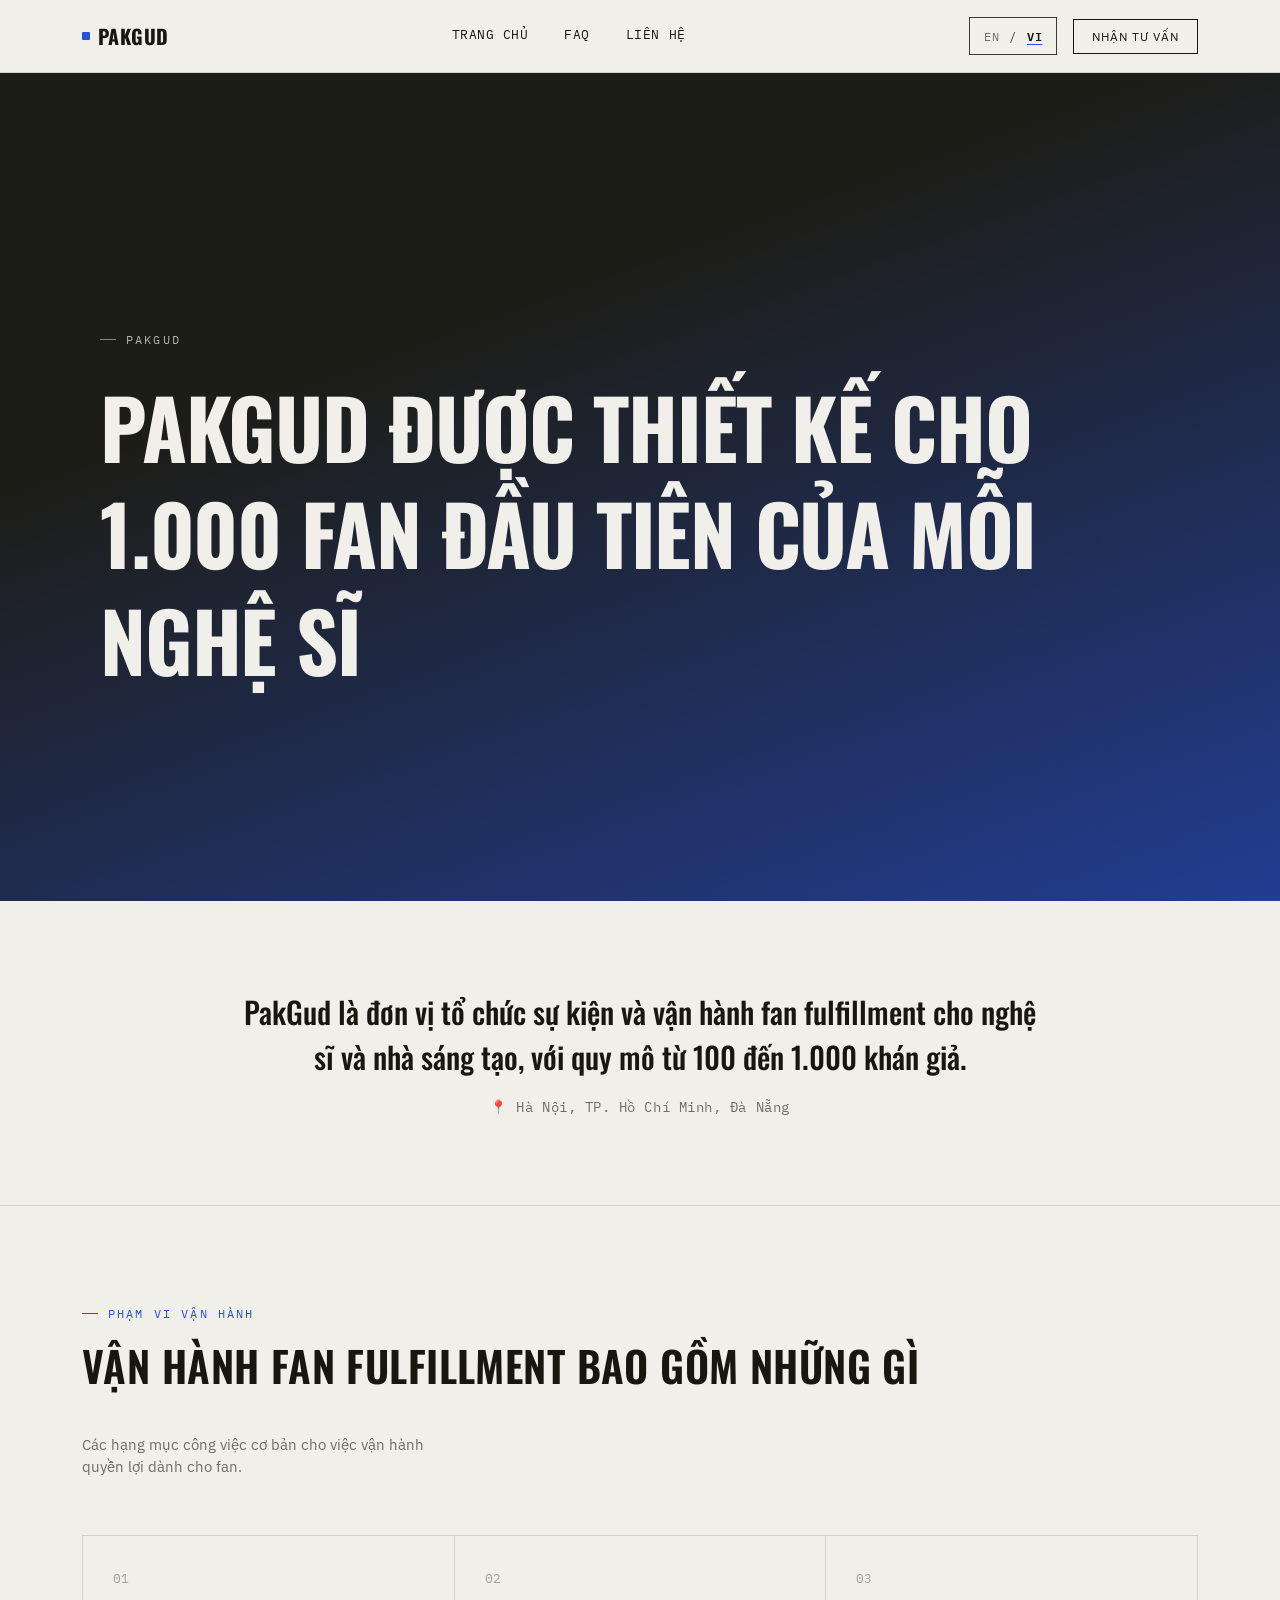
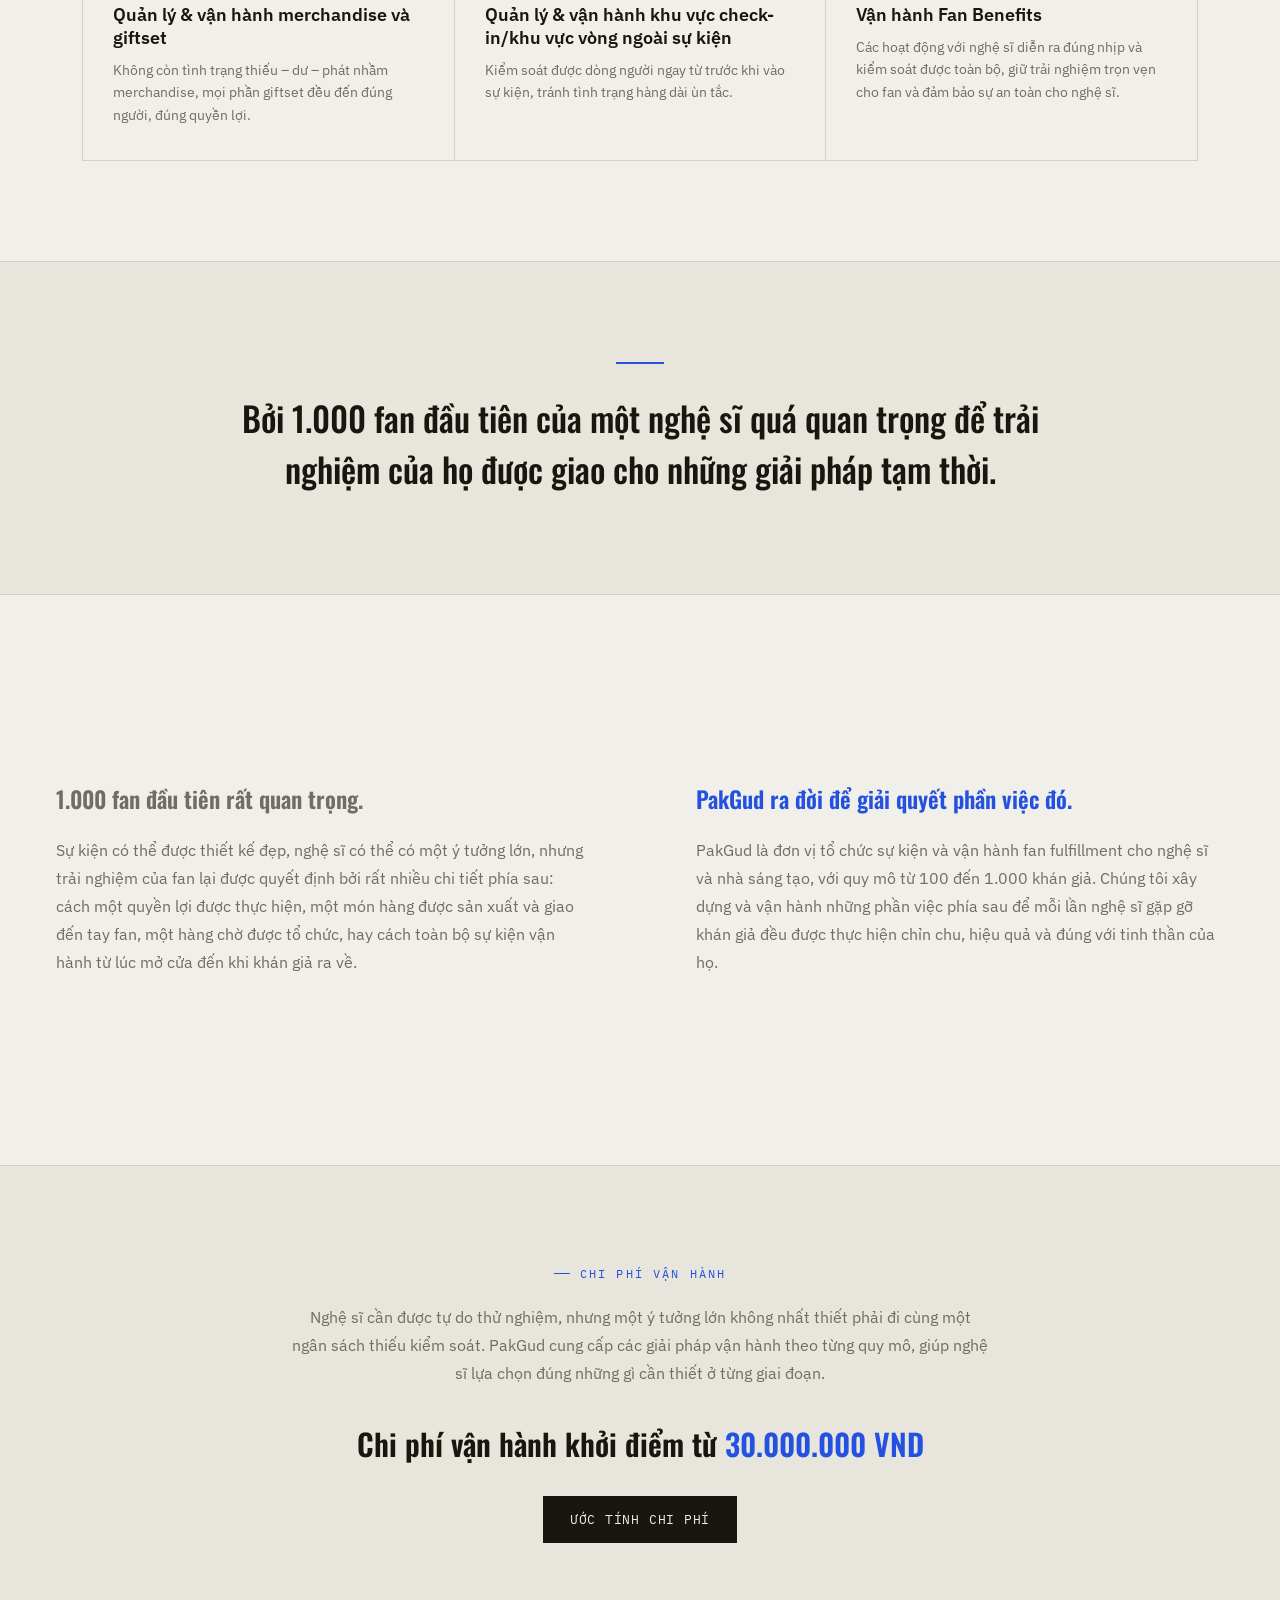
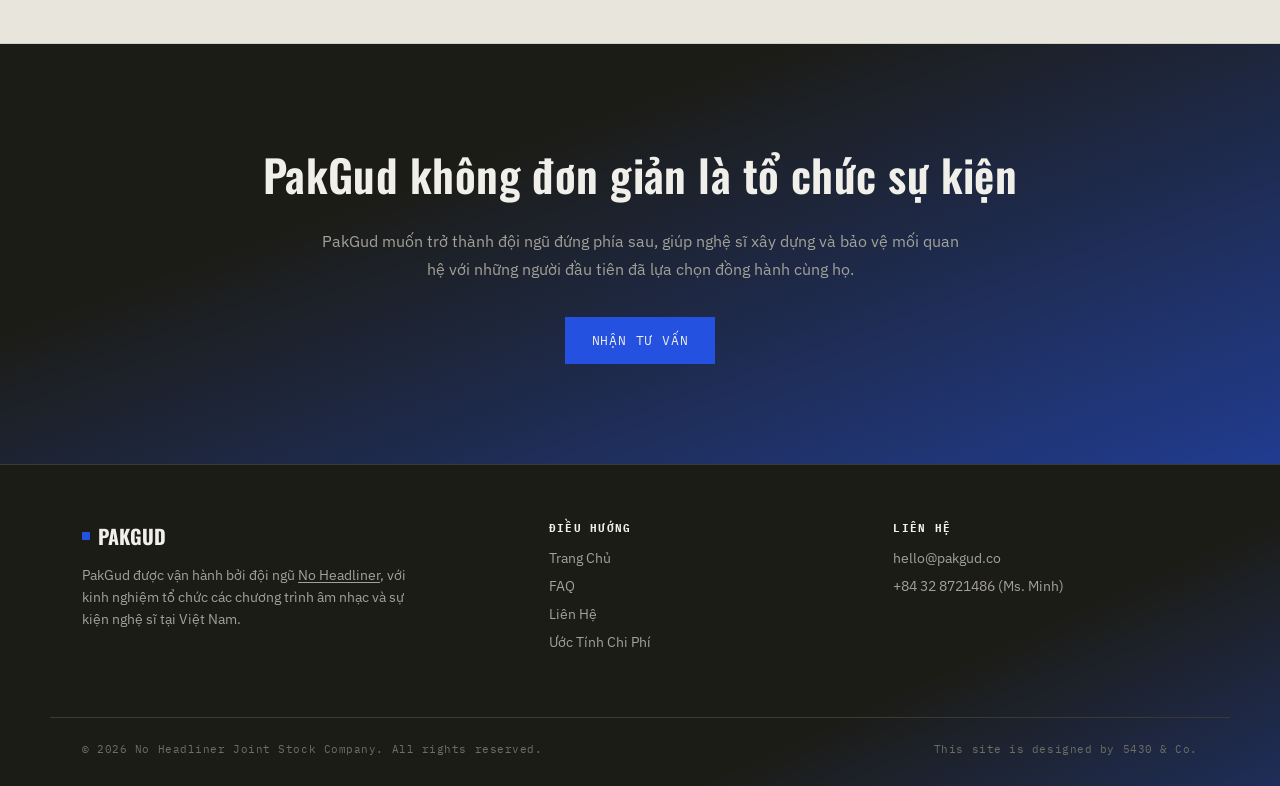
<file: index.html>
<!DOCTYPE html>
<html lang="vi">
<head>
<!-- Google tag (gtag.js) -->
<script async src="https://www.googletagmanager.com/gtag/js?id=G-SDYRCN6R12"></script>
<script>
  window.dataLayer = window.dataLayer || [];
  function gtag(){dataLayer.push(arguments);}
  gtag('js', new Date());
  gtag('config', 'G-SDYRCN6R12');
</script>
<meta charset="UTF-8">
<meta name="viewport" content="width=device-width, initial-scale=1.0">
<meta name="robots" content="noindex,nofollow">
<title>PakGud — Vận Hành Trải Nghiệm Cho 1.000 Fan Đầu Tiên</title>
<link rel="icon" type="image/svg+xml" href="data:image/svg+xml,%3Csvg xmlns='http://www.w3.org/2000/svg' viewBox='0 0 32 32'%3E%3Crect width='32' height='32' rx='4' fill='%232451E0'/%3E%3C/svg%3E">
<link rel="preconnect" href="https://fonts.googleapis.com">
<link rel="preconnect" href="https://fonts.gstatic.com" crossorigin>
<link href="https://fonts.googleapis.com/css2?family=Oswald:wght@400;500;600;700&family=IBM+Plex+Sans:wght@400;500;600&family=IBM+Plex+Mono:wght@400;500&display=swap" rel="stylesheet">
<link rel="stylesheet" href="styles.css">
<noscript><style>.reveal{opacity:1 !important; transform:none !important;}</style></noscript>
<style>
  /* ---------- HERO ---------- */
  .hero{
    position:relative; min-height:92vh; display:flex; align-items:center;
    background:linear-gradient(160deg, var(--case) 0%, var(--case) 32%, var(--accent) 145%);
    overflow:hidden; padding:140px 0 90px;
  }
  .hero::before{
    content:""; position:absolute; inset:0; pointer-events:none;
    background-image:url("data:image/svg+xml,%3Csvg xmlns='http://www.w3.org/2000/svg' width='240' height='240'%3E%3Cfilter id='n'%3E%3CfeTurbulence type='fractalNoise' baseFrequency='0.9' numOctaves='2' stitchTiles='stitch'/%3E%3C/filter%3E%3Crect width='100%25' height='100%25' filter='url(%23n)'/%3E%3C/svg%3E");
    opacity:0.07; mix-blend-mode:overlay;
  }
  .hero .wrap{position:relative; z-index:1;}
  .hero .eyebrow{color:var(--paper); opacity:0.7;}
  .hero .eyebrow::before{background:var(--paper); opacity:0.7;}
  .hero h1{
    color:var(--paper); margin-top:26px;
    font-size:clamp(32px, 6.4vw, 82px); font-weight:700;
    letter-spacing:-0.015em; line-height:1.3; max-width:1080px;
  }

  /* ---------- POSITIONING STATEMENT ---------- */
  .positioning{padding:88px 0; text-align:center; border-bottom:1px solid var(--line);}
  .positioning p{
    font-family:'Oswald', sans-serif; text-transform:none; font-weight:500;
    font-size:clamp(20px,2.6vw,30px); letter-spacing:0; line-height:1.5;
    max-width:800px; margin:0 auto; color:var(--ink);
  }
  .positioning p.cities{
    font-family:'IBM Plex Mono', monospace; font-weight:400;
    font-size:13.5px; letter-spacing:0.04em; color:var(--steel); margin-top:18px;
  }

  /* ---------- BIO TWO-COLUMN ---------- */
  .bio{border-bottom:1px solid var(--line);}
  .bio-grid{display:grid; grid-template-columns:1fr 1fr;}
  .bio-col{padding:88px 56px; background:var(--paper);}
  .bio-col .lead{
    font-family:'Oswald', sans-serif; text-transform:none; font-weight:600;
    font-size:23px; letter-spacing:0; line-height:1.4; color:var(--ink);
  }
  .bio-col.col-muted .lead{color:var(--steel);}
  .bio-col.col-accent .lead{color:var(--accent);}
  .bio-col p.body{font-size:15.5px; line-height:1.8; color:var(--steel); margin-top:22px;}
  @media (max-width:900px){ .bio-grid{grid-template-columns:1fr;} .bio-col{padding:56px 28px;} }

  /* ---------- SECTION BREAK — CALLOUT ---------- */
  .callout-break{padding:100px 0; text-align:center; border-bottom:1px solid var(--line); background:var(--paper-dim);}
  .callout-break .bar{width:48px; height:2px; background:var(--accent); margin:0 auto 28px;}
  .callout-break p{
    font-family:'Oswald', sans-serif; text-transform:none; font-weight:500;
    font-size:clamp(22px,3vw,34px); letter-spacing:0; line-height:1.5;
    max-width:820px; margin:0 auto; color:var(--ink);
  }

  /* ---------- WHAT PAKGUD HANDLES ---------- */
  .stages{border-bottom:1px solid var(--line);}
  .stage-grid{display:grid; grid-template-columns:repeat(3,1fr); gap:1px; background:var(--line); border:1px solid var(--line); margin-top:10px;}
  .stage-card{background:var(--paper); padding:34px 30px;}
  .stage-card .stage-num{font-family:'IBM Plex Mono', monospace; color:var(--steel-light); font-size:13px;}
  .stage-card .stage-sub{font-size:18px; margin-top:16px; font-family:'IBM Plex Sans', sans-serif; text-transform:none; font-weight:600; letter-spacing:0; color:var(--ink);}
  .stage-card p{font-size:14px; line-height:1.6; color:var(--steel); margin-top:10px;}
  .stage-card.reveal:nth-child(2){transition-delay:.08s;}
  .stage-card.reveal:nth-child(3){transition-delay:.16s;}
  @media (max-width:820px){ .stage-grid{grid-template-columns:1fr;} }

  /* ---------- PRICING PHILOSOPHY ---------- */
  .pricing-phil{background:var(--paper-dim); border-bottom:1px solid var(--line); text-align:center;}
  .pricing-phil .wrap{max-width:760px;}
  .pricing-phil p.body{font-size:16px; line-height:1.75; color:var(--steel); margin-top:18px;}
  .pricing-phil .price-line{
    font-family:'Oswald', sans-serif; text-transform:none; font-weight:600;
    font-size:clamp(21px,2.8vw,30px); color:var(--ink); margin:34px 0 8px;
  }
  .pricing-phil .price-line .accent{color:var(--accent);}
  .pricing-phil .btn-primary{margin-top:22px;}

  /* ---------- CTA ---------- */
  .cta-final{
    position:relative; overflow:hidden; text-align:center;
    background:linear-gradient(160deg, var(--case) 0%, var(--case) 32%, var(--accent) 145%);
    color:var(--paper);
  }
  .cta-final .wrap{position:relative; z-index:1;}
  .cta-final h2{color:var(--paper); font-size:clamp(26px,3.6vw,44px); font-weight:600; max-width:840px; margin:0 auto; line-height:1.4; font-family:'Oswald', sans-serif; text-transform:none;}
  .cta-final p{margin-top:22px; color:var(--steel-light); font-size:16px; line-height:1.75; max-width:640px; margin-left:auto; margin-right:auto;}
  .cta-final .btn-primary{margin-top:34px; background:var(--accent); border-color:var(--accent);}
  .cta-final .btn-primary:hover{background:var(--paper); color:var(--ink); border-color:var(--paper);}

  /* ---------- CURSOR SPOTLIGHT (desktop only, clipped to the text glyphs) ---------- */
  .glow-text{position:relative;}
  .glow-text::after{
    content:attr(data-text);
    position:absolute; inset:0;
    color:var(--accent);
    clip-path:circle(150px at var(--mx, -9999px) var(--my, -9999px));
    pointer-events:none;
  }

  @media (max-width:760px){ .hero{min-height:auto; padding:120px 0 64px;} }
</style>
</head>
<body>

<header>
  <nav class="wrap">
    <a href="index.html" class="logo"><span class="dot"></span>PakGud</a>
    <div class="nav-links" id="navLinks">
      <a href="index.html" data-i18n="navHome">Trang Chủ</a>
      <a href="faq.html" data-i18n="navFaq">FAQ</a>
      <a href="lien-he.html" data-i18n="navContact">Liên Hệ</a>
      <a href="lien-he.html" class="nav-links-cta" data-i18n="navCta">Nhận tư vấn</a>
    </div>
    <div style="display:flex; align-items:center; gap:16px;">
      <div class="lang-toggle" role="group" aria-label="Language">
        <button type="button" data-set-lang="en">EN</button>
        <span class="sep">/</span>
        <button type="button" data-set-lang="vi" class="active">VI</button>
      </div>
      <a href="lien-he.html" class="nav-cta" data-i18n="navCta">Nhận tư vấn</a>
      <button type="button" class="nav-toggle" id="navToggle" aria-label="Toggle menu" aria-expanded="false" aria-controls="navLinks">☰</button>
    </div>
  </nav>
</header>

<!-- (1) HERO -->
<section class="hero glow-section">
  <div class="wrap">
    <div class="eyebrow">PakGud</div>
    <h1 class="glow-text" data-i18n="heroHeadline" data-text="PAKGUD ĐƯỢC THIẾT KẾ CHO 1.000 FAN ĐẦU TIÊN CỦA MỖI NGHỆ SĨ">PAKGUD ĐƯỢC THIẾT KẾ CHO 1.000 FAN ĐẦU TIÊN CỦA MỖI NGHỆ SĨ</h1>
  </div>
</section>

<!-- (2) POSITIONING STATEMENT -->
<section class="positioning">
  <div class="wrap">
    <p class="reveal" data-i18n="positioningP">PakGud là đơn vị tổ chức sự kiện và vận hành fan fulfillment cho nghệ sĩ và nhà sáng tạo, với quy mô từ 100 đến 1.000 khán giả.</p>
    <p class="cities reveal" data-i18n="positioningCities">📍 Hà Nội, TP. Hồ Chí Minh, Đà Nẵng</p>
  </div>
</section>

<!-- (3) WHAT PAKGUD HANDLES -->
<section class="stages">
  <div class="wrap">
    <div class="sec-head">
      <div class="reveal">
        <div class="eyebrow" data-i18n="stagesEyebrow">Phạm Vi Vận Hành</div>
        <h2 style="margin-top:16px;" data-i18n="stagesH2">Vận Hành Fan Fulfillment Bao Gồm Những Gì</h2>
      </div>
      <p class="reveal" data-i18n="stagesP">Các hạng mục công việc cơ bản cho việc vận hành quyền lợi dành cho fan.</p>
    </div>
    <div class="stage-grid">
      <div class="stage-card reveal">
        <div class="stage-num">01</div>
        <div class="stage-sub" data-i18n="stage1H">Quản lý &amp; vận hành merchandise và giftset</div>
        <p data-i18n="stage1P">Không còn tình trạng thiếu – dư – phát nhầm merchandise, mọi phần giftset đều đến đúng người, đúng quyền lợi.</p>
      </div>
      <div class="stage-card reveal">
        <div class="stage-num">02</div>
        <div class="stage-sub" data-i18n="stage2H">Quản lý &amp; vận hành khu vực check-in/khu vực vòng ngoài sự kiện</div>
        <p data-i18n="stage2P">Kiểm soát được dòng người ngay từ trước khi vào sự kiện, tránh tình trạng hàng dài ùn tắc.</p>
      </div>
      <div class="stage-card reveal">
        <div class="stage-num">03</div>
        <div class="stage-sub" data-i18n="stage3H">Vận hành Fan Benefits</div>
        <p data-i18n="stage3P">Các hoạt động với nghệ sĩ diễn ra đúng nhịp và kiểm soát được toàn bộ, giữ trải nghiệm trọn vẹn cho fan và đảm bảo sự an toàn cho nghệ sĩ.</p>
      </div>
    </div>
  </div>
</section>

<!-- (4) SECTION BREAK — CALLOUT -->
<section class="callout-break">
  <div class="wrap">
    <div class="bar"></div>
    <p class="reveal" data-i18n="calloutP">Bởi 1.000 fan đầu tiên của một nghệ sĩ quá quan trọng để trải nghiệm của họ được giao cho những giải pháp tạm thời.</p>
  </div>
</section>

<!-- (5) FULL BIO — TWO COLUMNS -->
<section class="bio">
  <div class="bio-grid">
    <div class="bio-col col-muted">
      <p class="lead reveal" data-i18n="bioLead1">1.000 fan đầu tiên rất quan trọng.</p>
      <p class="body reveal" data-i18n="bioBody1">Sự kiện có thể được thiết kế đẹp, nghệ sĩ có thể có một ý tưởng lớn, nhưng trải nghiệm của fan lại được quyết định bởi rất nhiều chi tiết phía sau: cách một quyền lợi được thực hiện, một món hàng được sản xuất và giao đến tay fan, một hàng chờ được tổ chức, hay cách toàn bộ sự kiện vận hành từ lúc mở cửa đến khi khán giả ra về.</p>
    </div>
    <div class="bio-col col-accent">
      <p class="lead reveal" data-i18n="bioLead2">PakGud ra đời để giải quyết phần việc đó.</p>
      <p class="body reveal" data-i18n="bioBody2">PakGud là đơn vị tổ chức sự kiện và vận hành fan fulfillment cho nghệ sĩ và nhà sáng tạo, với quy mô từ 100 đến 1.000 khán giả. Chúng tôi xây dựng và vận hành những phần việc phía sau để mỗi lần nghệ sĩ gặp gỡ khán giả đều được thực hiện chỉn chu, hiệu quả và đúng với tinh thần của họ.</p>
    </div>
  </div>
</section>

<!-- (6) PRICING PHILOSOPHY -->
<section class="pricing-phil">
  <div class="wrap">
    <div class="eyebrow reveal" style="justify-content:center;" data-i18n="pricingH2">Chi Phí Vận Hành</div>
    <p class="body reveal" style="margin-top:22px;" data-i18n="pricingP">Nghệ sĩ cần được tự do thử nghiệm, nhưng một ý tưởng lớn không nhất thiết phải đi cùng một ngân sách thiếu kiểm soát. PakGud cung cấp các giải pháp vận hành theo từng quy mô, giúp nghệ sĩ lựa chọn đúng những gì cần thiết ở từng giai đoạn.</p>
    <div class="price-line reveal" data-i18n="pricingLine">Chi phí vận hành khởi điểm từ <span class="accent">30.000.000 VND</span></div>
    <a href="calculator.html" class="btn-primary reveal" data-i18n="pricingBtn">Ước tính chi phí</a>
  </div>
</section>

<!-- (7) CTA -->
<section class="cta-final glow-section">
  <div class="wrap">
    <h2 class="glow-text reveal" data-i18n="ctaHeading" data-text="PakGud không đơn giản là tổ chức sự kiện">PakGud không đơn giản là tổ chức sự kiện</h2>
    <p class="reveal" data-i18n="ctaBody">PakGud muốn trở thành đội ngũ đứng phía sau, giúp nghệ sĩ xây dựng và bảo vệ mối quan hệ với những người đầu tiên đã lựa chọn đồng hành cùng họ.</p>
    <a href="lien-he.html" class="btn-primary reveal" data-i18n="navCta">Nhận tư vấn</a>
  </div>
</section>

<footer>
  <div class="wrap foot-grid">
    <div>
      <div class="foot-logo"><span class="dot"></span>PakGud</div>
      <p data-i18n="footTagline">PakGud được vận hành bởi đội ngũ <a href="https://www.noheadliner.co/" target="_blank" rel="noopener noreferrer">No Headliner</a>, với kinh nghiệm tổ chức các chương trình âm nhạc và sự kiện nghệ sĩ tại Việt Nam.</p>
    </div>
    <div class="foot-col">
      <h4 data-i18n="footNavHeading">Điều Hướng</h4>
      <a href="index.html" data-i18n="navHome">Trang Chủ</a>
      <a href="faq.html" data-i18n="navFaq">FAQ</a>
      <a href="lien-he.html" data-i18n="navContact">Liên Hệ</a>
      <a href="calculator.html" class="foot-calc" data-i18n="footCalc">Ước Tính Chi Phí</a>
    </div>
    <div class="foot-col">
      <h4 data-i18n="navContact">Liên Hệ</h4>
      <a href="mailto:hello@pakgud.co">hello@pakgud.co</a>
      <a href="tel:+84328721486">+84 32 8721486 (Ms. Minh)</a>
    </div>
  </div>
  <div class="wrap foot-bottom">
    <span>© 2026 No Headliner Joint Stock Company. All rights reserved.</span>
    <span>This site is designed by 5430 & Co.</span>
  </div>
</footer>

<script>
  window.PAGE_DICT = {
    heroHeadline: { vi: "PAKGUD ĐƯỢC THIẾT KẾ CHO 1.000 FAN ĐẦU TIÊN CỦA MỖI NGHỆ SĨ", en: "PAKGUD IS BUILT FOR EVERY ARTIST’S FIRST 1,000 FANS" },
    positioningP: { vi: "PakGud là đơn vị tổ chức sự kiện và vận hành fan fulfillment cho nghệ sĩ và nhà sáng tạo, với quy mô từ 100 đến 1.000 khán giả.", en: "PakGud organizes events and operates fan fulfillment for artists and creators, for audiences of 100 to 1,000." },
    positioningCities: { vi: "📍 Hà Nội, TP. Hồ Chí Minh, Đà Nẵng", en: "📍 Hanoi, Ho Chi Minh City, Da Nang" },
    stagesEyebrow: { vi: "Phạm Vi Vận Hành", en: "What We Handle" },
    stagesH2: { vi: "Vận Hành Fan Fulfillment Bao Gồm Những Gì", en: "What Does Fan Fulfillment Include?" },
    stagesP: { vi: "Các hạng mục công việc cơ bản cho việc vận hành quyền lợi dành cho fan.", en: "The core work involved in delivering fan benefits." },
    stage1H: { vi: "Quản lý &amp; vận hành merchandise và giftset", en: "Merchandise &amp; Giftset Management" },
    stage1P: { vi: "Không còn tình trạng thiếu – dư – phát nhầm merchandise, mọi phần giftset đều đến đúng người, đúng quyền lợi.", en: "No more missing, excess, or misallocated merchandise. Every giftset reaches the right person with the right benefits." },
    stage2H: { vi: "Quản lý &amp; vận hành khu vực check-in/khu vực vòng ngoài sự kiện", en: "Check-in &amp; Event Perimeter Operations" },
    stage2P: { vi: "Kiểm soát được dòng người ngay từ trước khi vào sự kiện, tránh tình trạng hàng dài ùn tắc.", en: "Control the flow of people before they enter the event and avoid long, congested queues." },
    stage3H: { vi: "Vận hành Fan Benefits", en: "Fan Benefits Operations" },
    stage3P: { vi: "Các hoạt động với nghệ sĩ diễn ra đúng nhịp và kiểm soát được toàn bộ, giữ trải nghiệm trọn vẹn cho fan và đảm bảo sự an toàn cho nghệ sĩ.", en: "Artist interactions run on schedule and stay fully controlled, preserving the fan experience while keeping the artist safe." },
    calloutP: { vi: "Bởi 1.000 fan đầu tiên của một nghệ sĩ quá quan trọng để trải nghiệm của họ được giao cho những giải pháp tạm thời.", en: "Because an artist’s first 1,000 fans are too important to leave their experience to temporary solutions." },
    bioLead1: { vi: "1.000 fan đầu tiên rất quan trọng.", en: "The First 1,000 Fans Matter." },
    bioBody1: { vi: "Sự kiện có thể được thiết kế đẹp, nghệ sĩ có thể có một ý tưởng lớn, nhưng trải nghiệm của fan lại được quyết định bởi rất nhiều chi tiết phía sau: cách một quyền lợi được thực hiện, một món hàng được sản xuất và giao đến tay fan, một hàng chờ được tổ chức, hay cách toàn bộ sự kiện vận hành từ lúc mở cửa đến khi khán giả ra về.", en: "An event can look great and an artist can have a big idea, but the fan experience is ultimately shaped by the details behind it: how a benefit is delivered, how merchandise is produced and reaches the fan, how a queue is organized, or how the entire event operates from doors open to the moment the audience leaves." },
    bioLead2: { vi: "PakGud ra đời để giải quyết phần việc đó.", en: "PakGud exists to handle that work." },
    bioBody2: { vi: "PakGud là đơn vị tổ chức sự kiện và vận hành fan fulfillment cho nghệ sĩ và nhà sáng tạo, với quy mô từ 100 đến 1.000 khán giả. Chúng tôi xây dựng và vận hành những phần việc phía sau để mỗi lần nghệ sĩ gặp gỡ khán giả đều được thực hiện chỉn chu, hiệu quả và đúng với tinh thần của họ.", en: "PakGud organizes events and operates fan fulfillment for artists and creators, for audiences of 100 to 1,000. We build and operate the work behind the scenes so every artist-audience interaction is delivered with care, efficiency, and in the spirit of the artist." },
    pricingH2: { vi: "Chi Phí Vận Hành", en: "Operational Costs" },
    pricingP: { vi: "Nghệ sĩ cần được tự do thử nghiệm, nhưng một ý tưởng lớn không nhất thiết phải đi cùng một ngân sách thiếu kiểm soát. PakGud cung cấp các giải pháp vận hành theo từng quy mô, giúp nghệ sĩ lựa chọn đúng những gì cần thiết ở từng giai đoạn.", en: "Artists need the freedom to experiment, but a big idea does not have to come with an uncontrolled budget. PakGud provides operational solutions by scale, helping artists choose exactly what they need at each stage." },
    pricingLine: { vi: "Chi phí vận hành khởi điểm từ <span class=\"accent\">30.000.000 VND</span>", en: "Operational costs start from <span class=\"accent\">30,000,000 VND</span>" },
    pricingBtn: { vi: "Ước tính chi phí", en: "Estimate Costs" }
  };
</script>
<script src="main.js"></script>
</body>
</html>
</file>
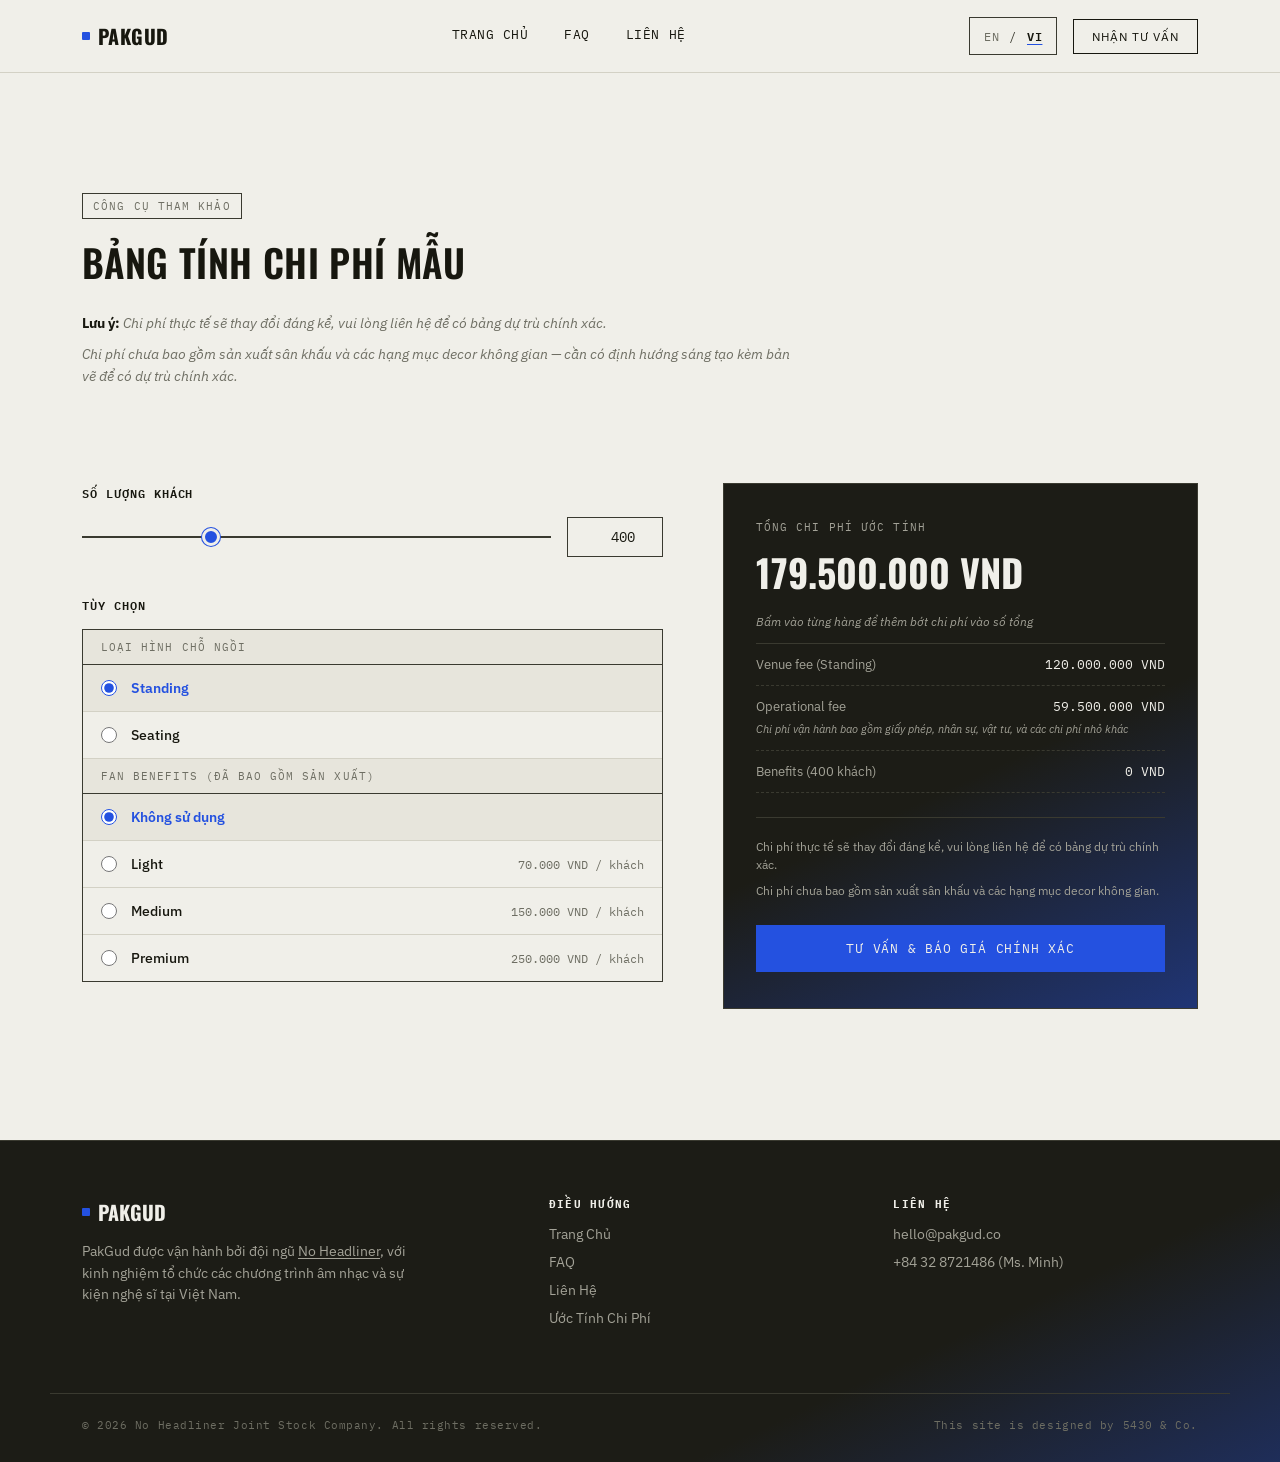
<file: calculator.html>
<!DOCTYPE html>
<html lang="vi">
<head>
<!-- Google tag (gtag.js) -->
<script async src="https://www.googletagmanager.com/gtag/js?id=G-SDYRCN6R12"></script>
<script>
  window.dataLayer = window.dataLayer || [];
  function gtag(){dataLayer.push(arguments);}
  gtag('js', new Date());
  gtag('config', 'G-SDYRCN6R12');
</script>
<meta charset="UTF-8">
<meta name="viewport" content="width=device-width, initial-scale=1.0">
<meta name="robots" content="noindex">
<title>PakGud — Bảng Tính Chi Phí Mẫu</title>
<link rel="icon" type="image/svg+xml" href="data:image/svg+xml,%3Csvg xmlns='http://www.w3.org/2000/svg' viewBox='0 0 32 32'%3E%3Crect width='32' height='32' rx='4' fill='%232451E0'/%3E%3C/svg%3E">
<link rel="preconnect" href="https://fonts.googleapis.com">
<link rel="preconnect" href="https://fonts.gstatic.com" crossorigin>
<link href="https://fonts.googleapis.com/css2?family=Oswald:wght@400;500;600;700&family=IBM+Plex+Sans:wght@400;500;600&family=IBM+Plex+Mono:wght@400;500&display=swap" rel="stylesheet">
<link rel="stylesheet" href="styles.css">
<style>
  .calc-intro{padding:120px 0 40px;}
  .calc-intro .tool-tag{
    font-family:'IBM Plex Mono', monospace; font-size:11px; letter-spacing:0.1em; text-transform:uppercase;
    color:var(--steel); border:1px solid var(--line-dark); display:inline-block; padding:5px 10px; margin-bottom:18px;
  }
  .calc-intro h1{font-size:clamp(24px,3.2vw,38px); max-width:760px;}

  .disclaimers{margin-top:24px; max-width:720px;}
  .disclaimers p{font-size:13.5px; line-height:1.65; color:var(--steel); font-style:italic;}
  .disclaimers p + p{margin-top:8px;}
  .disclaimers p b{color:var(--ink); font-style:normal;}

  .calc-body{padding:56px 0 120px;}
  .calc-grid{display:grid; grid-template-columns:1.1fr 0.9fr; gap:60px; align-items:start;}
  @media (max-width:960px){ .calc-grid{grid-template-columns:1fr;} }

  .field{margin-bottom:38px;}
  .field-label{
    font-family:'IBM Plex Mono', monospace; font-size:12px; letter-spacing:0.08em; text-transform:uppercase;
    color:var(--ink); font-weight:600; margin-bottom:14px; display:block;
  }

  .slider-row{display:flex; align-items:center; gap:16px;}
  input[type="range"]{
    flex:1; -webkit-appearance:none; appearance:none; height:2px; background:var(--line-dark); outline:none;
  }
  input[type="range"]::-webkit-slider-thumb{
    -webkit-appearance:none; appearance:none; width:18px; height:18px; border-radius:50%;
    background:var(--accent); cursor:pointer; border:3px solid var(--paper); box-shadow:0 0 0 1px var(--accent);
  }
  input[type="range"]::-moz-range-thumb{
    width:18px; height:18px; border-radius:50%; background:var(--accent); cursor:pointer;
    border:3px solid var(--paper); box-shadow:0 0 0 1px var(--accent);
  }
  #guestNumber{
    width:96px; padding:10px 12px; border:1px solid var(--line-dark); background:var(--paper);
    font-family:'IBM Plex Mono', monospace; font-size:14px; color:var(--ink); text-align:right;
  }
  #guestNumber:focus{outline:2px solid var(--accent); outline-offset:1px;}

  /* ---------- OPTIONS TABLE ---------- */
  .option-table{border:1px solid var(--line-dark);}
  .option-group-label{
    font-family:'IBM Plex Mono', monospace; font-size:10.5px; letter-spacing:0.1em; text-transform:uppercase;
    color:var(--steel); background:var(--paper-dim); padding:10px 18px; border-bottom:1px solid var(--line-dark);
  }
  .option-row{
    display:flex; align-items:center; gap:14px; padding:14px 18px; cursor:pointer;
    border-bottom:1px solid var(--line); transition:background .15s ease;
  }
  .option-row:last-child{border-bottom:none;}
  .option-row:hover{background:var(--paper-dim);}
  .option-row.selected{background:var(--paper-dim);}
  .option-row input{accent-color:var(--accent); width:16px; height:16px; flex-shrink:0; cursor:pointer;}
  .option-row .option-name{font-size:14px; color:var(--ink); font-weight:500;}
  .option-row.selected .option-name{color:var(--accent); font-weight:600;}
  .option-row .option-meta{margin-left:auto; font-family:'IBM Plex Mono', monospace; font-size:12px; color:var(--steel); white-space:nowrap;}

  .output-card{
    position:sticky; top:96px; color:var(--paper);
    background:linear-gradient(155deg, var(--case) 0%, var(--case) 55%, var(--accent) 150%);
    padding:36px 32px; border:1px solid var(--line-dark);
  }
  .output-label{font-family:'IBM Plex Mono', monospace; font-size:11px; letter-spacing:0.1em; text-transform:uppercase; color:var(--steel-light);}
  .output-total{font-family:'Oswald', sans-serif; font-size:clamp(28px,3vw,38px); font-weight:700; color:var(--paper); margin-top:10px;}
  .breakdown-hint{margin-top:14px; font-size:11.5px; font-style:italic; color:var(--steel-light);}
  .breakdown{margin-top:14px; border-top:1px solid var(--line-dark);}
  .breakdown-row{
    display:flex; flex-direction:column; gap:6px; padding:12px 0; width:100%;
    border-bottom:1px dashed var(--line-dark); font-size:13px;
    background:none; border-left:none; border-right:none; border-top:none;
    font-family:inherit; text-align:left; cursor:pointer; transition:opacity .15s ease;
  }
  .breakdown-row-main{display:flex; justify-content:space-between; align-items:center; gap:16px; width:100%;}
  .breakdown-row-note{font-size:11px; font-style:italic; color:var(--steel-light); line-height:1.5;}
  .breakdown-row:hover{opacity:0.72;}
  .breakdown-row .b-label{color:var(--steel-light);}
  .breakdown-row .b-value{font-family:'IBM Plex Mono', monospace; color:var(--paper);}
  .breakdown-row.excluded{opacity:0.4;}
  .breakdown-row.excluded .b-label, .breakdown-row.excluded .b-value{text-decoration:line-through;}
  .calc-disclaimer{margin-top:24px; padding-top:20px; border-top:1px solid var(--line-dark);}
  .calc-disclaimer p{font-size:11.5px; line-height:1.6; color:var(--steel-light);}
  .calc-disclaimer p + p{margin-top:8px;}
  .output-card .btn-primary{
    display:block; width:100%; text-align:center; margin-top:24px;
    background:var(--accent); border-color:var(--accent);
  }
  .output-card .btn-primary:hover{background:var(--paper); color:var(--ink); border-color:var(--paper);}

  @media (max-width:960px){ .output-card{position:static;} }

  @media (max-width:760px){
    .calc-intro{padding:88px 0 32px;}
    .calc-body{padding:40px 0 72px;}
    .output-card{padding:28px 24px;}
    .option-row{padding:14px;}
    .field{margin-bottom:30px;}
  }
</style>
</head>
<body>

<header>
  <nav class="wrap">
    <a href="index.html" class="logo"><span class="dot"></span>PakGud</a>
    <div class="nav-links" id="navLinks">
      <a href="index.html" data-i18n="navHome">Trang Chủ</a>
      <a href="faq.html" data-i18n="navFaq">FAQ</a>
      <a href="lien-he.html" data-i18n="navContact">Liên Hệ</a>
      <a href="lien-he.html" class="nav-links-cta" data-i18n="navCta">Nhận tư vấn</a>
    </div>
    <div style="display:flex; align-items:center; gap:16px;">
      <div class="lang-toggle" role="group" aria-label="Language">
        <button type="button" data-set-lang="en">EN</button>
        <span class="sep">/</span>
        <button type="button" data-set-lang="vi" class="active">VI</button>
      </div>
      <a href="lien-he.html" class="nav-cta" data-i18n="navCta">Nhận tư vấn</a>
      <button type="button" class="nav-toggle" id="navToggle" aria-label="Toggle menu" aria-expanded="false" aria-controls="navLinks">☰</button>
    </div>
  </nav>
</header>

<section class="calc-intro">
  <div class="wrap">
    <div class="tool-tag" data-i18n="toolTag">Công Cụ Tham Khảo</div>
    <h1 data-i18n="calcH1">Bảng Tính Chi Phí Mẫu</h1>
    <div class="disclaimers">
      <p data-i18n="calcNote1"><b>Lưu ý:</b> Chi phí thực tế sẽ thay đổi đáng kể, vui lòng liên hệ để có bảng dự trù chính xác.</p>
      <p data-i18n="calcNote2">Chi phí chưa bao gồm sản xuất sân khấu và các hạng mục decor không gian — cần có định hướng sáng tạo kèm bản vẽ để có dự trù chính xác.</p>
    </div>
  </div>
</section>

<section class="calc-body">
  <div class="wrap calc-grid">

    <div class="calc-inputs">
      <div class="field">
        <label class="field-label" for="guestSlider" data-i18n="guestLabel">Số lượng khách</label>
        <div class="slider-row">
          <input type="range" id="guestSlider" min="0" max="1500" step="10" value="400">
          <input type="number" id="guestNumber" min="0" max="1500" value="400" aria-label="Số lượng khách chính xác">
        </div>
      </div>

      <div class="field">
        <div class="field-label" data-i18n="optionsLabel">Tùy chọn</div>
        <div class="option-table" id="optionTable">
          <div class="option-group-label" data-i18n="seatGroupLabel">Loại hình chỗ ngồi</div>
          <label class="option-row selected">
            <input type="radio" name="seatMode" value="standing" checked>
            <span class="option-name">Standing</span>
          </label>
          <label class="option-row">
            <input type="radio" name="seatMode" value="seating">
            <span class="option-name">Seating</span>
          </label>
          <div class="option-group-label" data-i18n="benefitsGroupLabel">Fan Benefits (đã bao gồm sản xuất)</div>
          <label class="option-row selected">
            <input type="radio" name="benefits" value="0" checked>
            <span class="option-name" data-i18n="benefitsNone">Không sử dụng</span>
          </label>
          <label class="option-row">
            <input type="radio" name="benefits" value="70000">
            <span class="option-name">Light</span>
            <span class="option-meta" data-i18n="benefitsLightMeta">70.000 VND / khách</span>
          </label>
          <label class="option-row">
            <input type="radio" name="benefits" value="150000">
            <span class="option-name">Medium</span>
            <span class="option-meta" data-i18n="benefitsMediumMeta">150.000 VND / khách</span>
          </label>
          <label class="option-row">
            <input type="radio" name="benefits" value="250000">
            <span class="option-name">Premium</span>
            <span class="option-meta" data-i18n="benefitsPremiumMeta">250.000 VND / khách</span>
          </label>
        </div>
      </div>
    </div>

    <div class="calc-output">
      <div class="output-card">
        <div class="output-label" data-i18n="totalLabel">Tổng Chi Phí Ước Tính</div>
        <div class="output-total" id="totalOut">179.500.000 VND</div>
        <p class="breakdown-hint" data-i18n="breakdownHint">Bấm vào từng hàng để thêm bớt chi phí vào số tổng</p>
        <div class="breakdown" id="breakdownList"></div>
        <div class="calc-disclaimer">
          <p data-i18n="calcNote1Short">Chi phí thực tế sẽ thay đổi đáng kể, vui lòng liên hệ để có bảng dự trù chính xác.</p>
          <p data-i18n="calcNote2Short">Chi phí chưa bao gồm sản xuất sân khấu và các hạng mục decor không gian.</p>
        </div>
        <a href="lien-he.html" class="btn-primary" data-i18n="calcBtn">Tư Vấn &amp; Báo Giá Chính Xác</a>
      </div>
    </div>

  </div>
</section>

<footer>
  <div class="wrap foot-grid">
    <div>
      <div class="foot-logo"><span class="dot"></span>PakGud</div>
      <p data-i18n="footTagline">PakGud được vận hành bởi đội ngũ <a href="https://www.noheadliner.co/" target="_blank" rel="noopener noreferrer">No Headliner</a>, với kinh nghiệm tổ chức các chương trình âm nhạc và sự kiện nghệ sĩ tại Việt Nam.</p>
    </div>
    <div class="foot-col">
      <h4 data-i18n="footNavHeading">Điều Hướng</h4>
      <a href="index.html" data-i18n="navHome">Trang Chủ</a>
      <a href="faq.html" data-i18n="navFaq">FAQ</a>
      <a href="lien-he.html" data-i18n="navContact">Liên Hệ</a>
      <a href="calculator.html" class="foot-calc" data-i18n="footCalc">Ước Tính Chi Phí</a>
    </div>
    <div class="foot-col">
      <h4 data-i18n="navContact">Liên Hệ</h4>
      <a href="mailto:hello@pakgud.co">hello@pakgud.co</a>
      <a href="tel:+84328721486">+84 32 8721486 (Ms. Minh)</a>
    </div>
  </div>
  <div class="wrap foot-bottom">
    <span>© 2026 No Headliner Joint Stock Company. All rights reserved.</span>
    <span>This site is designed by 5430 & Co.</span>
  </div>
</footer>

<script>
  window.PAGE_DICT = {
    toolTag: { vi: "Công Cụ Tham Khảo", en: "Reference Tool" },
    calcH1: { vi: "Bảng Tính Chi Phí Mẫu", en: "Sample Cost Calculator" },
    calcNote1: { vi: "<b>Lưu ý:</b> Chi phí thực tế sẽ thay đổi đáng kể, vui lòng liên hệ để có bảng dự trù chính xác.", en: "<b>Note:</b> Actual costs can vary significantly. Please contact us for an accurate estimate." },
    calcNote2: { vi: "Chi phí chưa bao gồm sản xuất sân khấu và các hạng mục decor không gian — cần có định hướng sáng tạo kèm bản vẽ để có dự trù chính xác.", en: "Costs do not include stage production or space decor — a creative direction and design drawings are required for an accurate estimate." },
    calcNote1Short: { vi: "Chi phí thực tế sẽ thay đổi đáng kể, vui lòng liên hệ để có bảng dự trù chính xác.", en: "Actual costs can vary significantly. Please contact us for an accurate estimate." },
    calcNote2Short: { vi: "Chi phí chưa bao gồm sản xuất sân khấu và các hạng mục decor không gian.", en: "Costs do not include stage production or space decor." },
    guestLabel: { vi: "Số lượng khách", en: "Audience Size" },
    optionsLabel: { vi: "Tùy chọn", en: "Select" },
    seatGroupLabel: { vi: "Loại hình chỗ ngồi", en: "Seating Type" },
    benefitsGroupLabel: { vi: "Fan Benefits (đã bao gồm sản xuất)", en: "Fan Benefits (production included)" },
    benefitsNone: { vi: "Không sử dụng", en: "Not Used" },
    benefitsLightMeta: { vi: "70.000 VND / khách", en: "70,000 VND / guest" },
    benefitsMediumMeta: { vi: "150.000 VND / khách", en: "150,000 VND / guest" },
    benefitsPremiumMeta: { vi: "250.000 VND / khách", en: "250,000 VND / guest" },
    totalLabel: { vi: "Tổng Chi Phí Ước Tính", en: "Estimated Total Cost" },
    breakdownHint: { vi: "Bấm vào từng hàng để thêm bớt chi phí vào số tổng", en: "Click each row to add or remove the cost from the total" },
    calcBtn: { vi: "Tư Vấn &amp; Báo Giá Chính Xác", en: "Get Advice &amp; Accurate Quote" }
  };
</script>
<script src="main.js"></script>
<script>
(function(){
  var BRACKETS = [
    { label:'Dưới 300 khách', max:300, standing:30000000, seating:70000000, staff:40,  operational:43000000 },
    { label:'300 → 700 khách', max:700, standing:120000000, seating:70000000, staff:70,  operational:59500000 },
    { label:'700 → 1.500 khách', max:1500, standing:200000000, seating:200000000, staff:115, operational:91000000 }
  ];

  function getBracket(n){
    if(n <= 300) return BRACKETS[0];
    if(n <= 700) return BRACKETS[1];
    return BRACKETS[2];
  }

  function formatVND(n){
    var locale = (window.pakgudLang === 'en') ? 'en-US' : 'vi-VN';
    return Math.round(n).toLocaleString(locale) + ' VND';
  }

  var CALC_I18N = {
    guestsWord: { vi: 'khách', en: 'guests' },
    opNote: {
      vi: 'Chi phí vận hành bao gồm giấy phép, nhân sự, vật tư, và các chi phí nhỏ khác',
      en: 'Operational costs include permits, staffing, materials, and other miscellaneous expenses'
    }
  };
  function t(key){
    var lang = window.pakgudLang || 'vi';
    return CALC_I18N[key][lang];
  }

  var slider = document.getElementById('guestSlider');
  var number = document.getElementById('guestNumber');
  var totalOut = document.getElementById('totalOut');
  var breakdownList = document.getElementById('breakdownList');
  var optionTable = document.getElementById('optionTable');

  var included = { venue:true, operational:true, benefits:true };

  optionTable.addEventListener('change', function(e){
    var row = e.target.closest('.option-row');
    if(!row) return;
    var name = e.target.name;
    optionTable.querySelectorAll('input[name="' + name + '"]').forEach(function(input){
      input.closest('.option-row').classList.toggle('selected', input.checked);
    });
    recalc();
  });

  function setGuestCount(n, source){
    n = Math.max(0, Math.min(1500, Math.round(n)));
    if(source !== 'slider') slider.value = n;
    if(source !== 'number') number.value = n;
    recalc();
  }

  slider.addEventListener('input', function(){ setGuestCount(slider.value, 'slider'); });
  number.addEventListener('input', function(){
    if(number.value === '') return;
    setGuestCount(number.value, 'number');
  });

  breakdownList.addEventListener('click', function(e){
    var row = e.target.closest('.breakdown-row');
    if(!row) return;
    var key = row.getAttribute('data-key');
    included[key] = !included[key];
    recalc();
  });

  function recalc(){
    var guests = Number(number.value) || 0;
    var bracket = getBracket(guests);
    var seatMode = optionTable.querySelector('input[name="seatMode"]:checked').value;
    var benefitsRate = Number(optionTable.querySelector('input[name="benefits"]:checked').value);

    var venueFee = seatMode === 'seating' ? bracket.seating : bracket.standing;
    var operationalFee = bracket.operational;
    var benefitsFee = benefitsRate * guests;

    var rows = [
      { key:'venue', label:'Venue fee (' + (seatMode === 'seating' ? 'Seating' : 'Standing') + ')', value: venueFee },
      { key:'operational', label:'Operational fee', value: operationalFee, note: t('opNote') },
      { key:'benefits', label:'Benefits (' + guests + ' ' + t('guestsWord') + ')', value: benefitsFee }
    ];

    var total = 0;
    breakdownList.innerHTML = rows.map(function(r){
      var isIncluded = included[r.key];
      if(isIncluded) total += r.value;
      var noteHtml = r.note ? '<div class="breakdown-row-note">' + r.note + '</div>' : '';
      return '<button type="button" class="breakdown-row' + (isIncluded ? '' : ' excluded') + '" data-key="' + r.key + '">' +
        '<div class="breakdown-row-main"><span class="b-label">' + r.label + '</span><span class="b-value">' + formatVND(r.value) + '</span></div>' +
        noteHtml +
        '</button>';
    }).join('');

    totalOut.textContent = formatVND(total);
  }

  document.addEventListener('pakgud:langchange', recalc);
  recalc();
})();
</script>
</body>
</html>
</file>
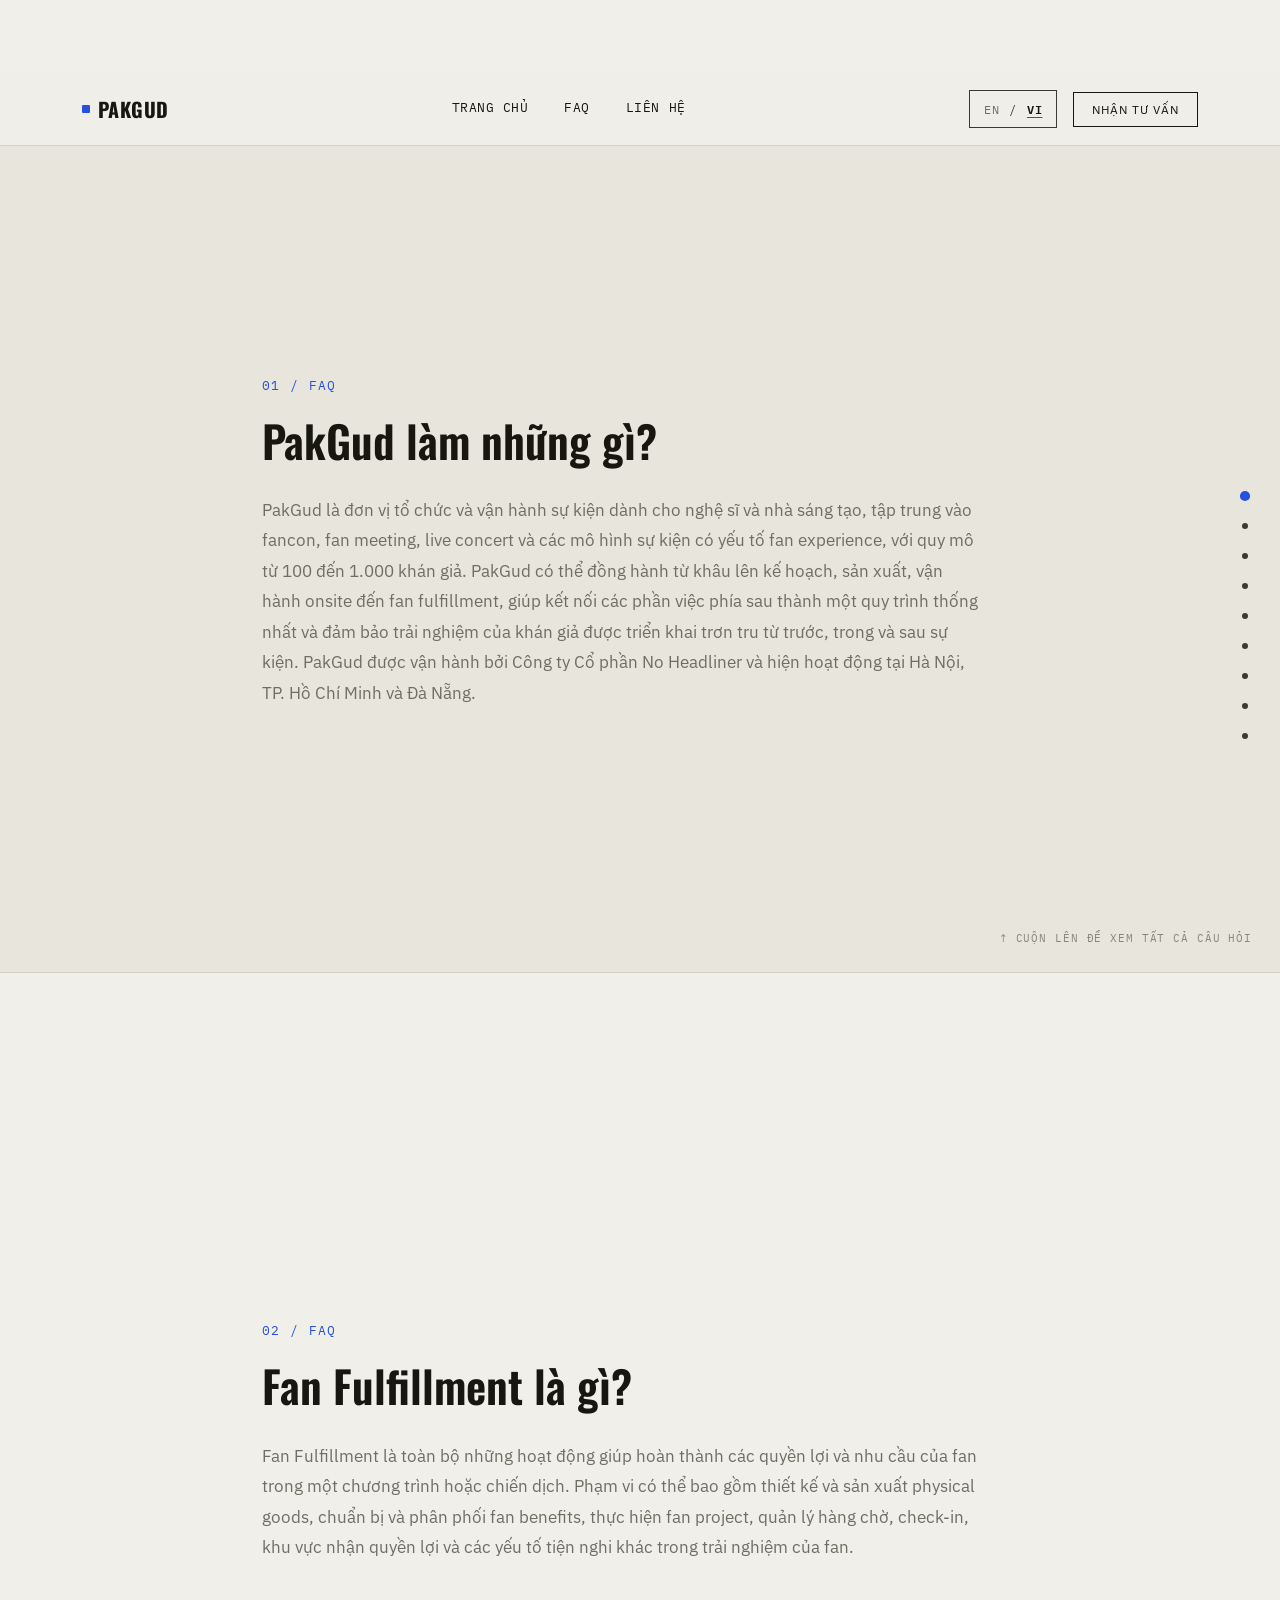
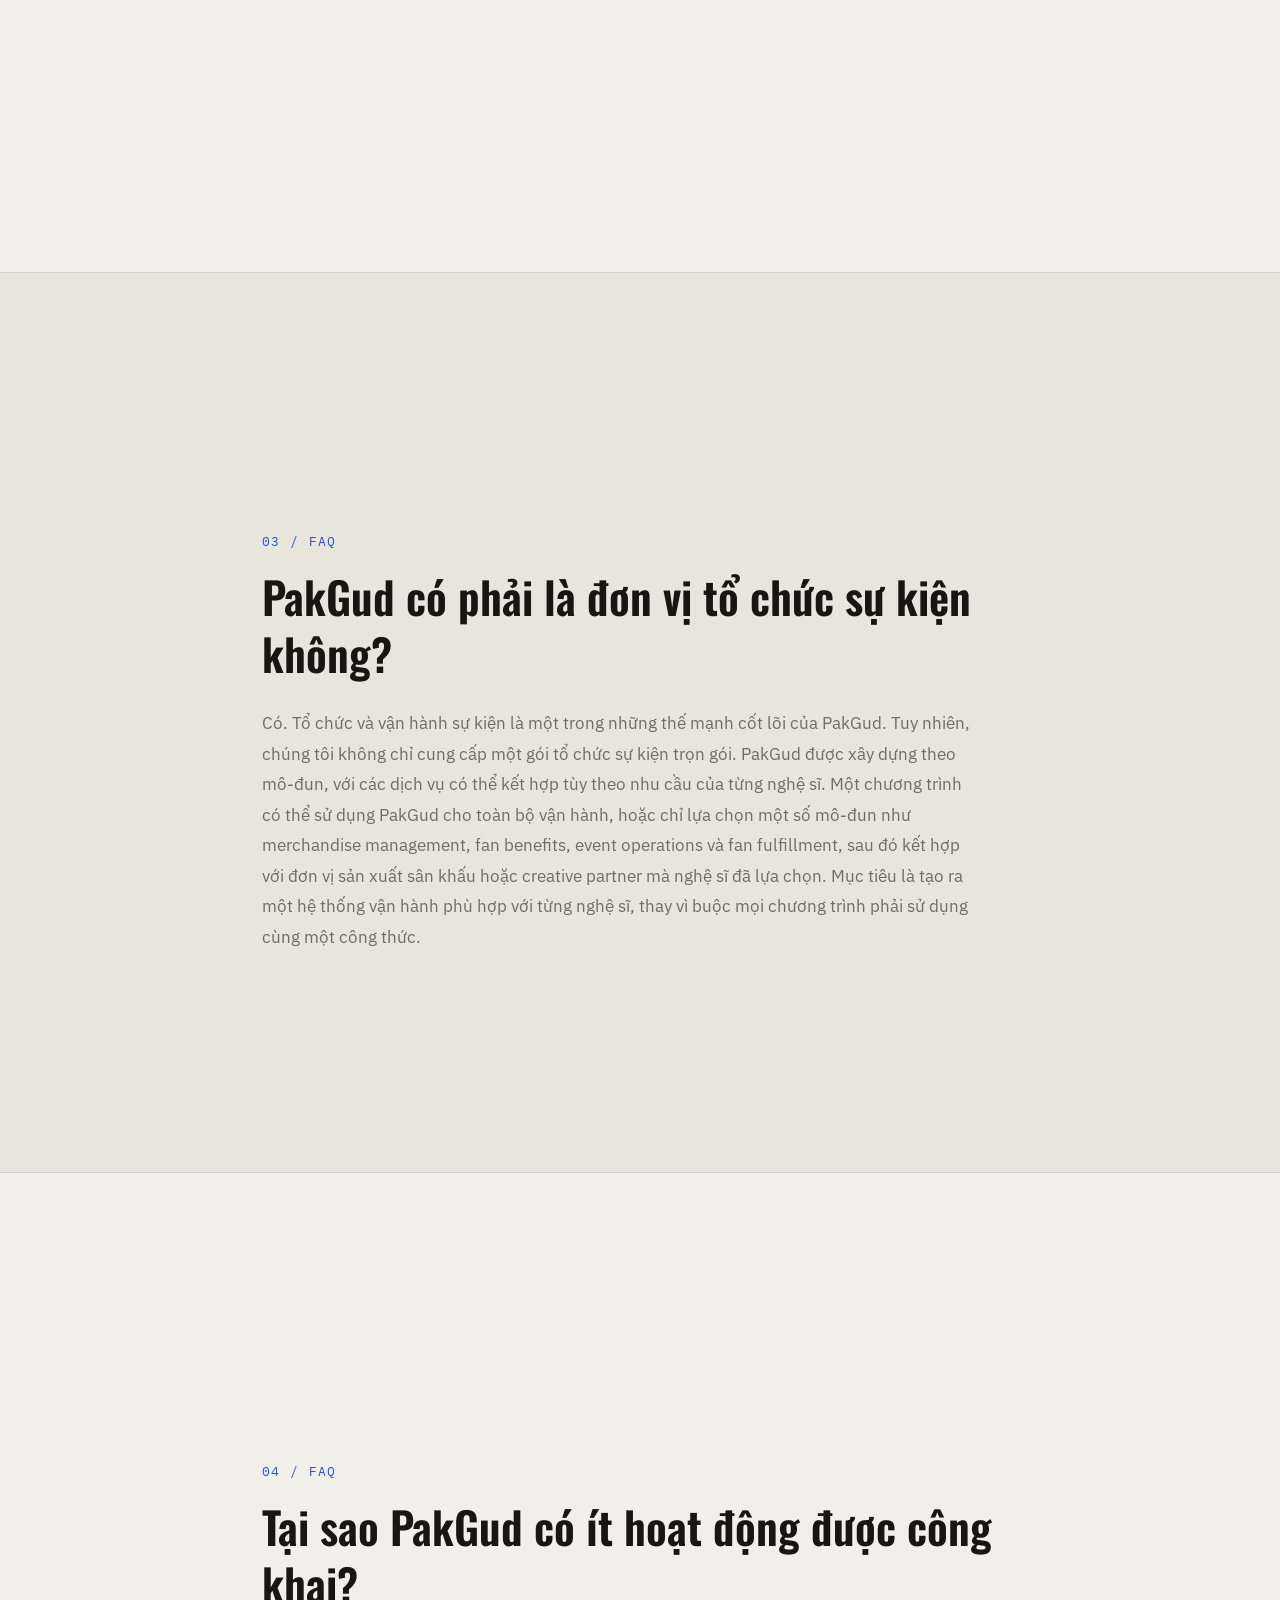
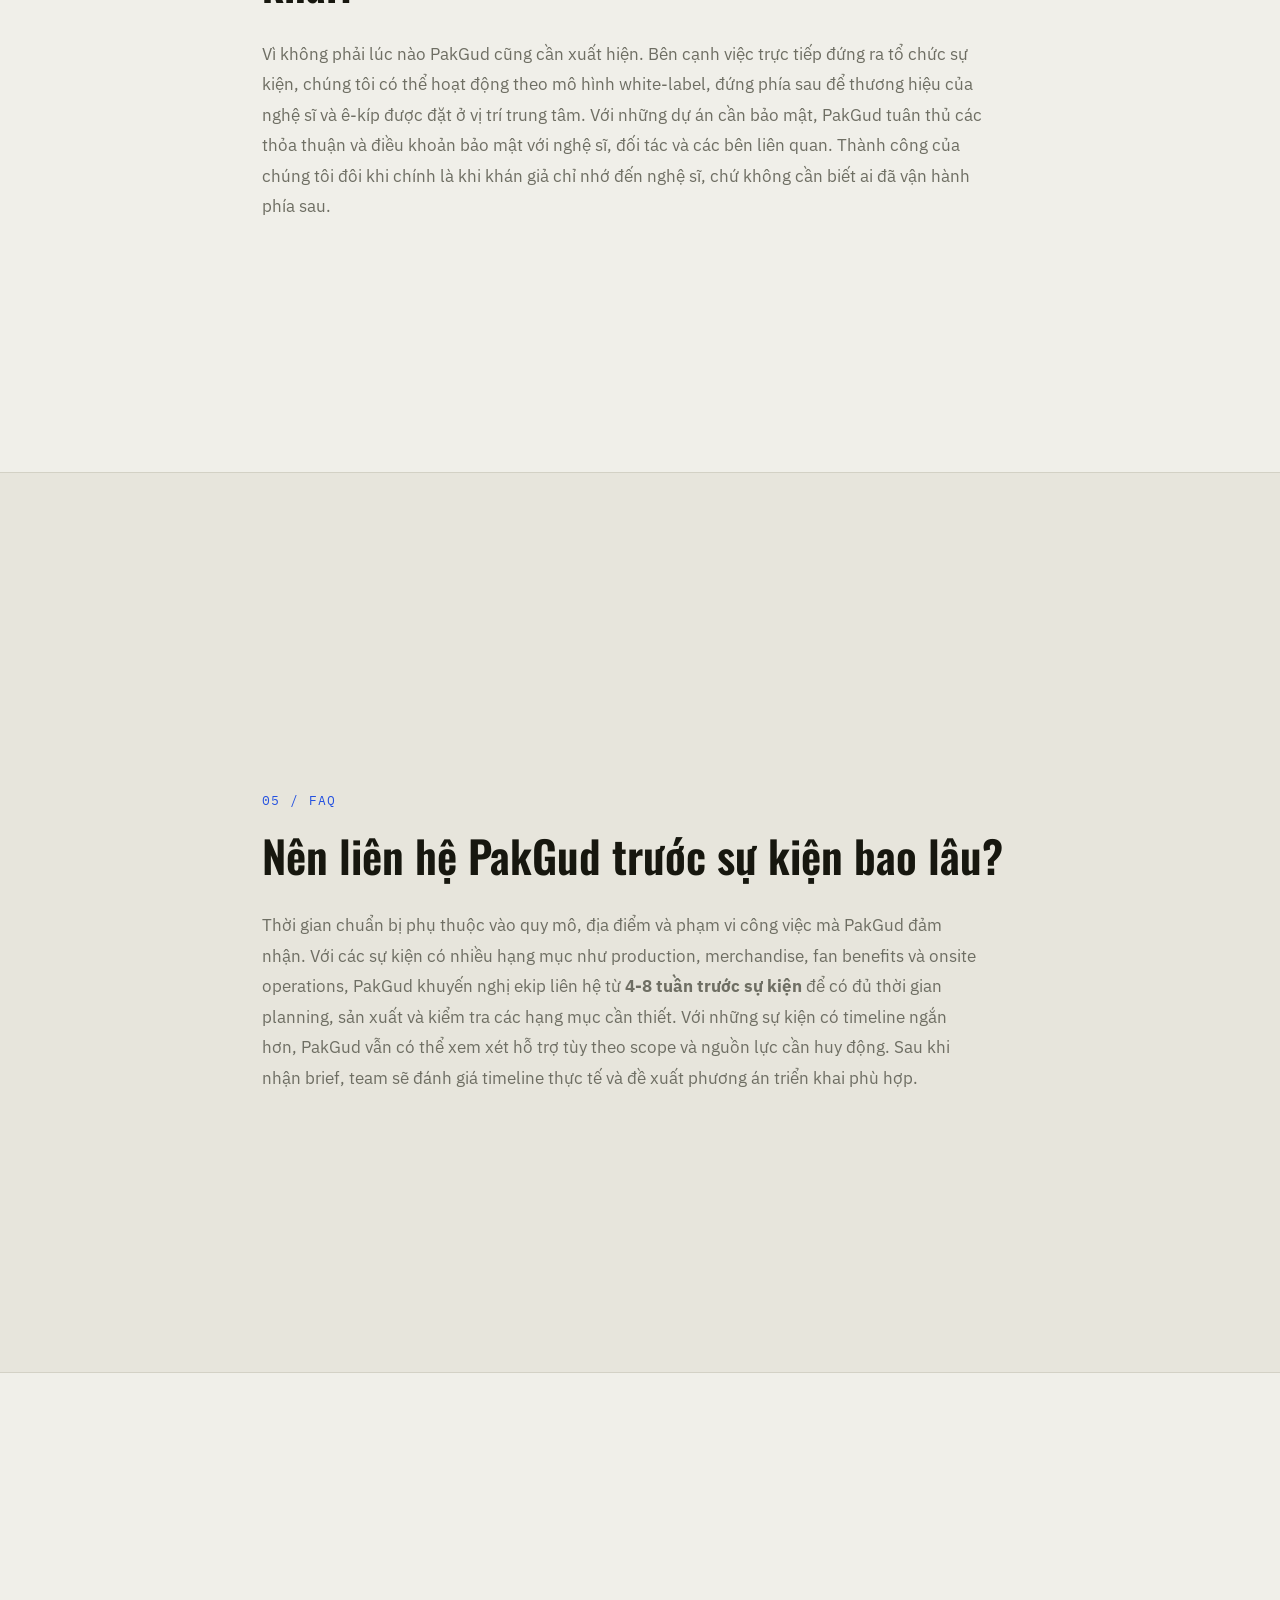
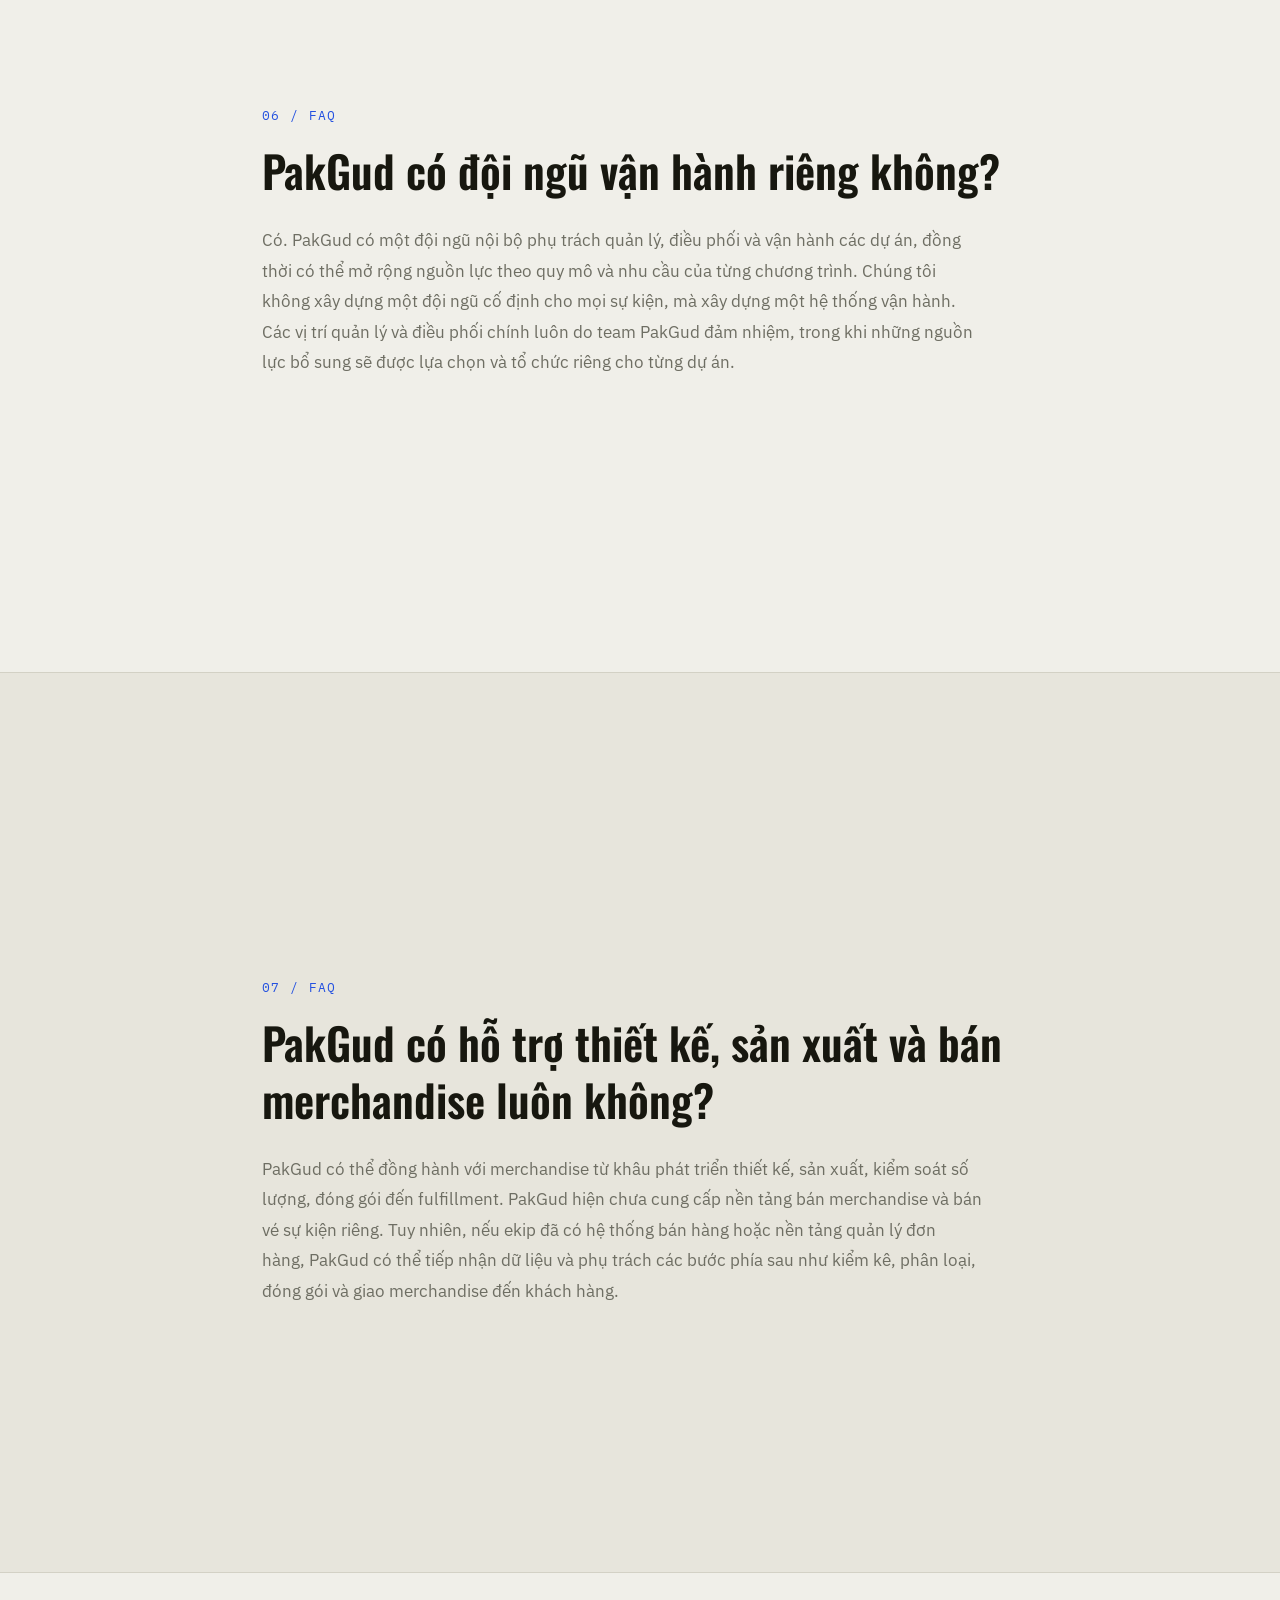
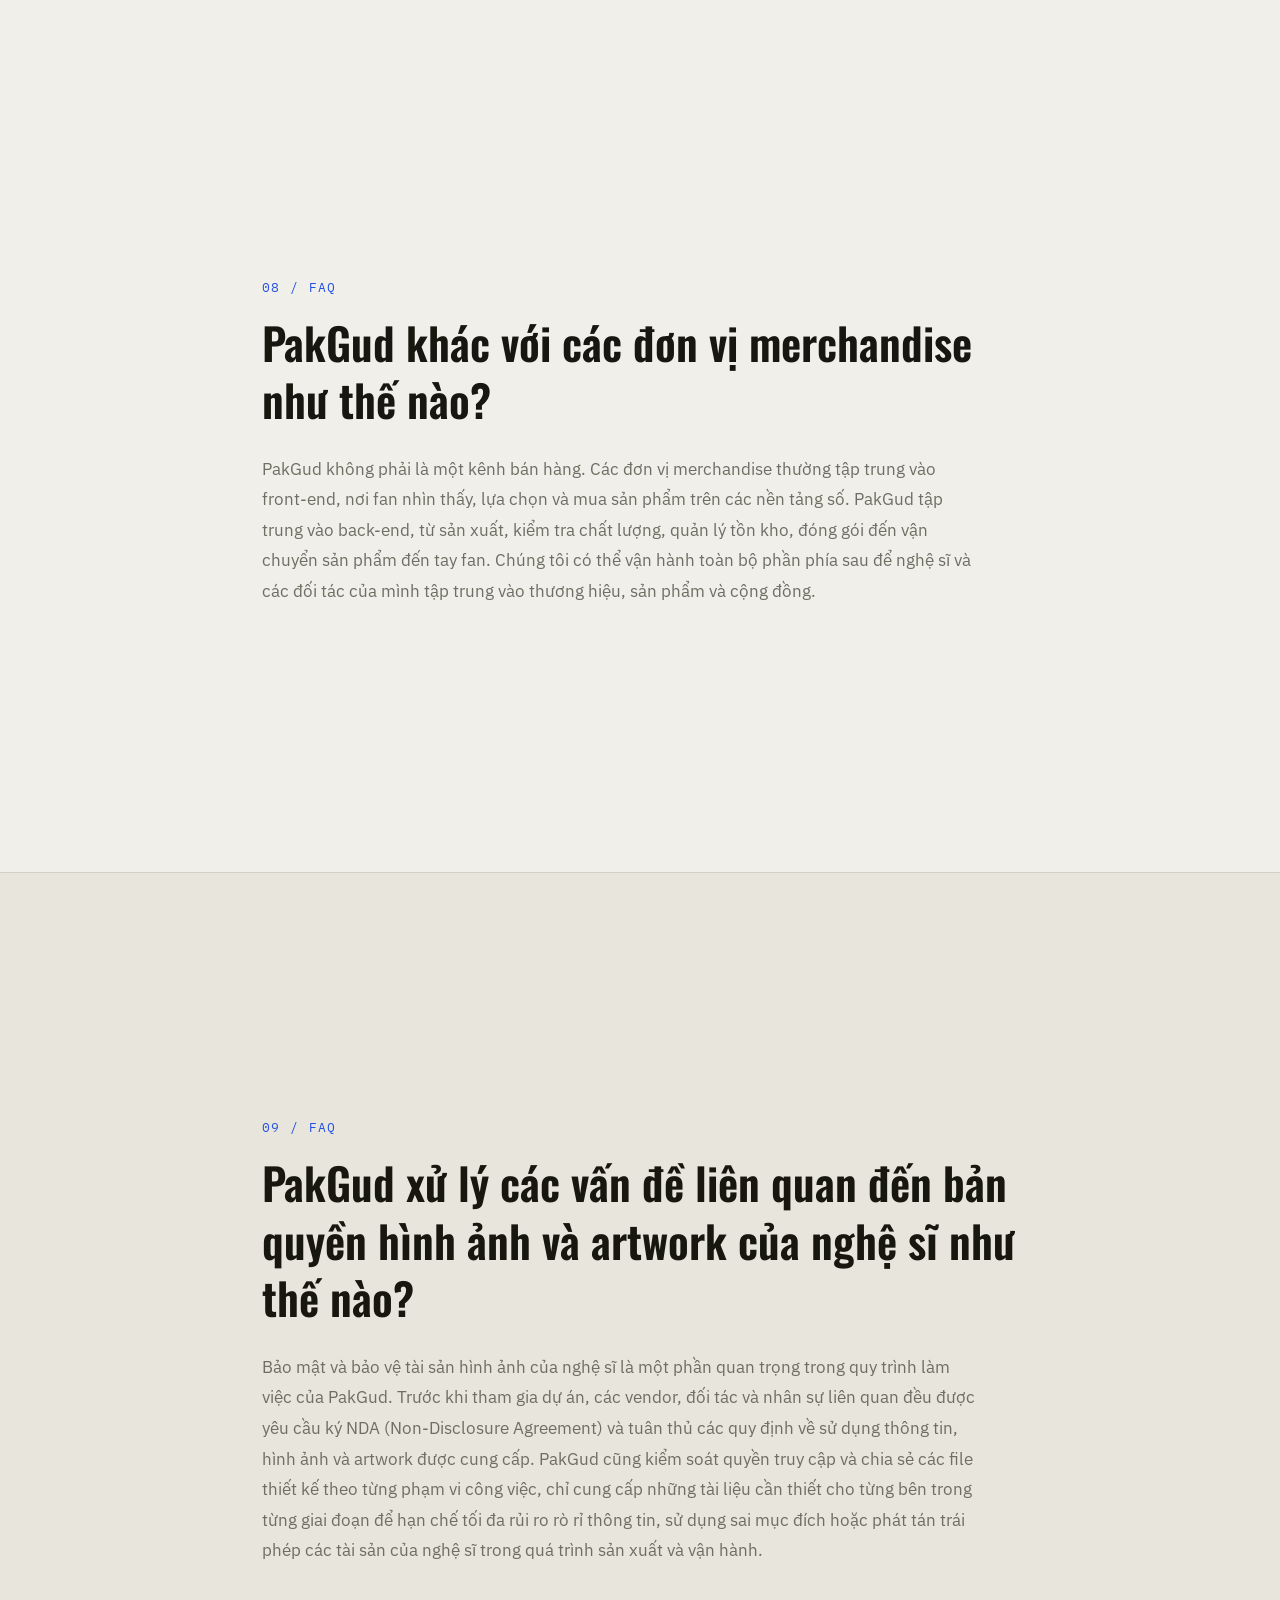
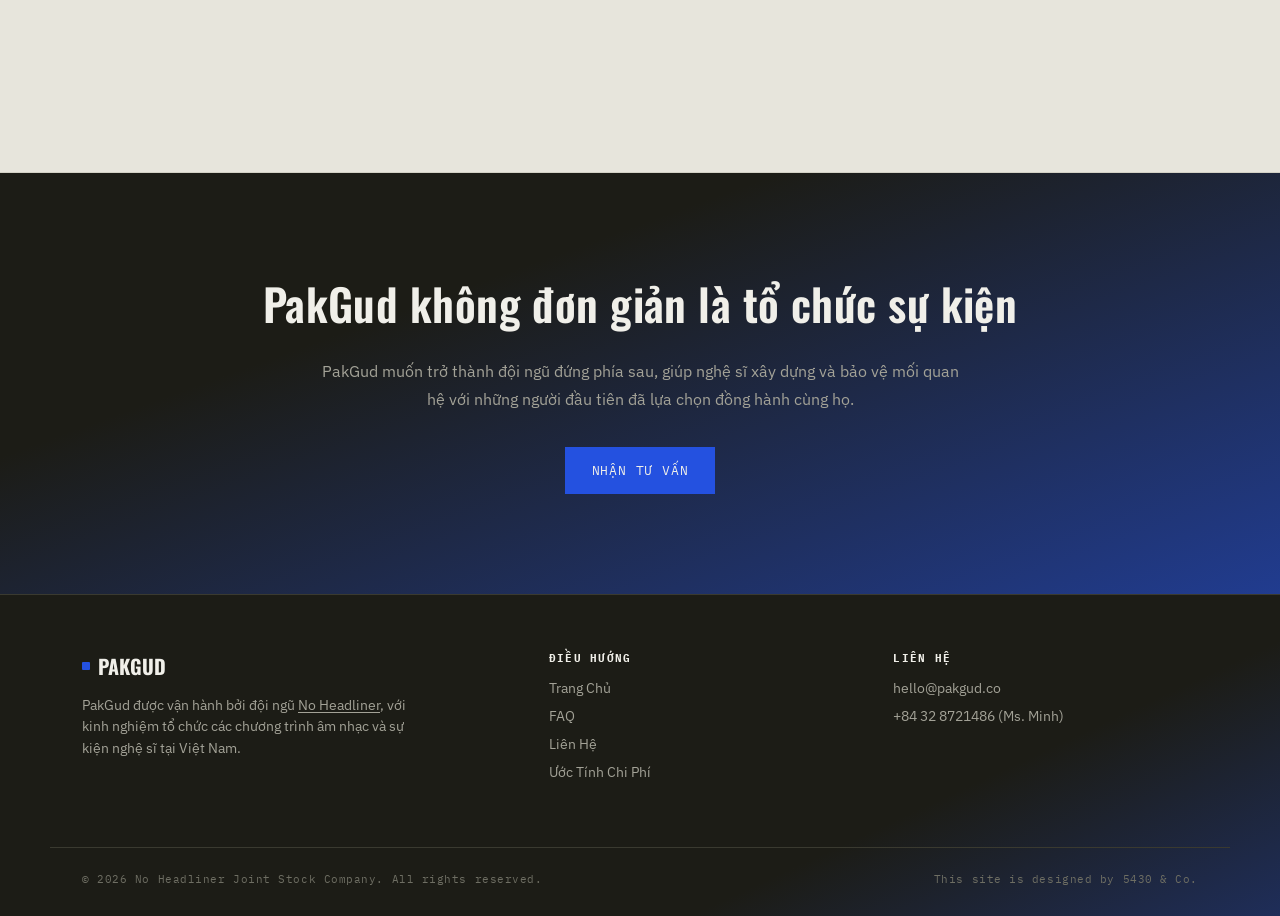
<file: faq.html>
<!DOCTYPE html>
<html lang="vi">
<head>
<!-- Google tag (gtag.js) -->
<script async src="https://www.googletagmanager.com/gtag/js?id=G-SDYRCN6R12"></script>
<script>
  window.dataLayer = window.dataLayer || [];
  function gtag(){dataLayer.push(arguments);}
  gtag('js', new Date());
  gtag('config', 'G-SDYRCN6R12');
</script>
<meta charset="UTF-8">
<meta name="viewport" content="width=device-width, initial-scale=1.0">
<meta name="robots" content="noindex,nofollow">
<title>PakGud — FAQ</title>
<link rel="icon" type="image/svg+xml" href="data:image/svg+xml,%3Csvg xmlns='http://www.w3.org/2000/svg' viewBox='0 0 32 32'%3E%3Crect width='32' height='32' rx='4' fill='%232451E0'/%3E%3C/svg%3E">
<link rel="preconnect" href="https://fonts.googleapis.com">
<link rel="preconnect" href="https://fonts.gstatic.com" crossorigin>
<link href="https://fonts.googleapis.com/css2?family=Oswald:wght@400;500;600;700&family=IBM+Plex+Sans:wght@400;500;600&family=IBM+Plex+Mono:wght@400;500&display=swap" rel="stylesheet">
<link rel="stylesheet" href="styles.css">
<noscript><style>.reveal{opacity:1 !important; transform:none !important;}</style></noscript>
<style>
  html{scroll-snap-type:y mandatory; scroll-behavior:smooth;}
  html.faq-compact-mode{scroll-snap-type:none;}
  html.faq-instant .faq-slide, html.faq-instant .faq-a-row{transition:none !important;}
  /* Keep scroll-snap off through the whole instant-restore + scrollIntoView
     sequence in closeCompactMode(): removing .faq-compact-mode re-engages
     "y mandatory" snap immediately, which raced with the scroll call and
     snapped to the wrong slide before this was added. */
  html.faq-instant{scroll-snap-type:none;}
  .faq-slide{
    min-height:100vh; display:flex; align-items:center;
    scroll-snap-align:start; border-bottom:1px solid var(--line);
    padding:120px 0 80px;
    transition:min-height .5s cubic-bezier(.22,1,.36,1), padding .5s cubic-bezier(.22,1,.36,1);
  }
  .faq-slide:nth-child(even){background:var(--paper-dim);}
  /* width:100% (capped by max-width) keeps every row's left edge fixed —
     without it, .wrap shrinks to fit each question's own text width and
     the flex auto-margins center that narrower box, so shorter questions
     drift right of longer ones and the compact list reads as centered. */
  .faq-slide .wrap{max-width:820px; width:100%;}
  .faq-slide .q-num{font-family:'IBM Plex Mono', monospace; font-size:13px; color:var(--accent); letter-spacing:0.1em;}
  .faq-slide h2{
    margin-top:18px; font-size:clamp(26px,4vw,44px); text-transform:none; font-weight:600; letter-spacing:0; line-height:1.3;
    transition:color .2s ease;
  }
  .faq-slide p{margin-top:26px; font-size:16.5px; line-height:1.85; color:var(--steel); max-width:720px;}
  .faq-slide h2.reveal{transition-delay:.08s;}
  .faq-slide p.reveal{transition-delay:.16s;}
  /* Answer wrapper — collapses to 0 height in compact mode via the CSS
     grid auto-height trick, so the question above it rolls up in place
     instead of navigating to any separate panel. */
  .faq-a-row{display:grid; grid-template-rows:1fr; transition:grid-template-rows .5s cubic-bezier(.22,1,.36,1), opacity .4s ease;}
  .faq-a-row .faq-a-inner{overflow:hidden; min-height:0;}
  .faq-hint{
    position:fixed; right:28px; bottom:28px; z-index:40;
    font-family:'IBM Plex Mono', monospace; font-size:11px; letter-spacing:0.08em; text-transform:uppercase;
    color:var(--steel); display:flex; align-items:center; gap:8px; pointer-events:none; opacity:0.8;
    transition:opacity .25s ease;
  }
  footer{scroll-snap-align:start;}
  @media (max-width:760px){
    .faq-slide{padding:96px 0 56px;}
    .faq-hint{display:none;}
  }

  /* ---------- SIDE TRACK NAV ---------- */
  .faq-track{
    position:fixed; right:26px; top:50%; transform:translateY(-50%); z-index:40;
    display:flex; flex-direction:column; align-items:center; gap:12px;
  }
  .faq-track button{
    background:none; border:none; padding:6px; cursor:pointer; line-height:1;
  }
  .faq-track .tick{
    display:block; width:6px; height:6px; border-radius:50%; background:var(--line-dark);
    transition:background .2s ease, transform .2s ease;
  }
  .faq-track button:hover .tick{background:var(--steel);}
  .faq-track button.active .tick{background:var(--accent); transform:scale(1.7);}
  @media (max-width:960px){ .faq-track{display:none;} }

  /* ---------- SCROLL-UP COMPACT INDEX ----------
     No separate panel: the same 9 sections stay on the page, keep their
     own alternating paper/paper-dim background and border, and each
     answer simply rolls up so only the question rows remain. A short
     per-slide stagger (via data-index) makes the roll-up cascade down
     the list instead of every slide snapping shut at once. */
  html.faq-compact-mode .faq-slide{
    min-height:0; padding:26px 0; align-items:flex-start; cursor:pointer;
  }
  html.faq-compact-mode .faq-slide .faq-a-row{grid-template-rows:0fr; opacity:0;}
  html.faq-compact-mode .faq-slide:hover h2{color:var(--accent);}
  .faq-slide[data-index="0"] .faq-a-row{transition-delay:0s;}
  .faq-slide[data-index="1"] .faq-a-row{transition-delay:.03s;}
  .faq-slide[data-index="2"] .faq-a-row{transition-delay:.06s;}
  .faq-slide[data-index="3"] .faq-a-row{transition-delay:.09s;}
  .faq-slide[data-index="4"] .faq-a-row{transition-delay:.12s;}
  .faq-slide[data-index="5"] .faq-a-row{transition-delay:.15s;}
  .faq-slide[data-index="6"] .faq-a-row{transition-delay:.18s;}
  .faq-slide[data-index="7"] .faq-a-row{transition-delay:.21s;}
  .faq-slide[data-index="8"] .faq-a-row{transition-delay:.24s;}
  @media (max-width:760px){
    html.faq-compact-mode .faq-slide{padding:18px 0;}
  }
  /* The CTA/footer sit right after the 9th slide with their own full
     (non-compacted) height, so while browsing the compact index they're
     hidden entirely — this is also what makes it structurally impossible
     for a compact-mode entry to ever land scrolled into the CTA instead
     of a question. Scrolling past the last compacted row reveals them
     again (see maybeRevealCta() in the script) so the visitor can still
     reach the CTA without leaving compact mode. */
  html.faq-compact-mode:not(.faq-reveal-cta) .cta-final,
  html.faq-compact-mode:not(.faq-reveal-cta) footer{
    display:none;
  }

  /* ---------- CTA ---------- */
  .cta-final{
    position:relative; overflow:hidden; text-align:center;
    background:linear-gradient(160deg, var(--case) 0%, var(--case) 32%, var(--accent) 145%);
    color:var(--paper); scroll-snap-align:start;
  }
  .cta-final .wrap{position:relative; z-index:1;}
  .cta-final h2{color:var(--paper); font-size:clamp(26px,3.6vw,44px); font-weight:600; max-width:840px; margin:0 auto; line-height:1.4; font-family:'Oswald', sans-serif; text-transform:none;}
  .cta-final p{margin-top:22px; color:var(--steel-light); font-size:16px; line-height:1.75; max-width:640px; margin-left:auto; margin-right:auto;}
  .cta-final .btn-primary{margin-top:34px; background:var(--accent); border-color:var(--accent);}
  .cta-final .btn-primary:hover{background:var(--paper); color:var(--ink); border-color:var(--paper);}

  /* ---------- CURSOR SPOTLIGHT (desktop only, clipped to the text glyphs) ---------- */
  .glow-text{position:relative;}
  .glow-text::after{
    content:attr(data-text);
    position:absolute; inset:0;
    color:var(--accent);
    clip-path:circle(150px at var(--mx, -9999px) var(--my, -9999px));
    pointer-events:none;
  }
</style>
</head>
<body>

<header>
  <nav class="wrap">
    <a href="index.html" class="logo"><span class="dot"></span>PakGud</a>
    <div class="nav-links" id="navLinks">
      <a href="index.html" data-i18n="navHome">Trang Chủ</a>
      <a href="faq.html" data-i18n="navFaq">FAQ</a>
      <a href="lien-he.html" data-i18n="navContact">Liên Hệ</a>
      <a href="lien-he.html" class="nav-links-cta" data-i18n="navCta">Nhận tư vấn</a>
    </div>
    <div style="display:flex; align-items:center; gap:16px;">
      <div class="lang-toggle" role="group" aria-label="Language">
        <button type="button" data-set-lang="en">EN</button>
        <span class="sep">/</span>
        <button type="button" data-set-lang="vi" class="active">VI</button>
      </div>
      <a href="lien-he.html" class="nav-cta" data-i18n="navCta">Nhận tư vấn</a>
      <button type="button" class="nav-toggle" id="navToggle" aria-label="Toggle menu" aria-expanded="false" aria-controls="navLinks">☰</button>
    </div>
  </nav>
</header>

<nav class="faq-track" aria-label="Danh sách câu hỏi" id="faqTrack">
  <button type="button" data-goto="0" aria-label="Câu hỏi 1"><span class="tick"></span></button>
  <button type="button" data-goto="1" aria-label="Câu hỏi 2"><span class="tick"></span></button>
  <button type="button" data-goto="2" aria-label="Câu hỏi 3"><span class="tick"></span></button>
  <button type="button" data-goto="3" aria-label="Câu hỏi 4"><span class="tick"></span></button>
  <button type="button" data-goto="4" aria-label="Câu hỏi 5"><span class="tick"></span></button>
  <button type="button" data-goto="5" aria-label="Câu hỏi 6"><span class="tick"></span></button>
  <button type="button" data-goto="6" aria-label="Câu hỏi 7"><span class="tick"></span></button>
  <button type="button" data-goto="7" aria-label="Câu hỏi 8"><span class="tick"></span></button>
  <button type="button" data-goto="8" aria-label="Câu hỏi 9"><span class="tick"></span></button>
</nav>

<div class="faq-hint" id="faqHint">
  <span>&uarr;</span> <span data-i18n="faqHintText">Cuộn lên để xem tất cả câu hỏi</span>
</div>

<section class="faq-slide" data-index="0">
  <div class="wrap">
    <div class="faq-q-row">
      <div class="q-num reveal">01 / FAQ</div>
      <h2 class="reveal" data-i18n="faqQ1">PakGud làm những gì?</h2>
    </div>
    <div class="faq-a-row"><div class="faq-a-inner">
      <p class="reveal" data-i18n="faqA1">PakGud là đơn vị tổ chức và vận hành sự kiện dành cho nghệ sĩ và nhà sáng tạo, tập trung vào fancon, fan meeting, live concert và các mô hình sự kiện có yếu tố fan experience, với quy mô từ 100 đến 1.000 khán giả. PakGud có thể đồng hành từ khâu lên kế hoạch, sản xuất, vận hành onsite đến fan fulfillment, giúp kết nối các phần việc phía sau thành một quy trình thống nhất và đảm bảo trải nghiệm của khán giả được triển khai trơn tru từ trước, trong và sau sự kiện. PakGud được vận hành bởi Công ty Cổ phần No Headliner và hiện hoạt động tại Hà Nội, TP. Hồ Chí Minh và Đà Nẵng.</p>
    </div></div>
  </div>
</section>

<section class="faq-slide" data-index="1">
  <div class="wrap">
    <div class="faq-q-row">
      <div class="q-num reveal">02 / FAQ</div>
      <h2 class="reveal" data-i18n="faqQ2">Fan Fulfillment là gì?</h2>
    </div>
    <div class="faq-a-row"><div class="faq-a-inner">
      <p class="reveal" data-i18n="faqA2">Fan Fulfillment là toàn bộ những hoạt động giúp hoàn thành các quyền lợi và nhu cầu của fan trong một chương trình hoặc chiến dịch. Phạm vi có thể bao gồm thiết kế và sản xuất physical goods, chuẩn bị và phân phối fan benefits, thực hiện fan project, quản lý hàng chờ, check-in, khu vực nhận quyền lợi và các yếu tố tiện nghi khác trong trải nghiệm của fan.</p>
    </div></div>
  </div>
</section>

<section class="faq-slide" data-index="2">
  <div class="wrap">
    <div class="faq-q-row">
      <div class="q-num reveal">03 / FAQ</div>
      <h2 class="reveal" data-i18n="faqQ3">PakGud có phải là đơn vị tổ chức sự kiện không?</h2>
    </div>
    <div class="faq-a-row"><div class="faq-a-inner">
      <p class="reveal" data-i18n="faqA3">Có. Tổ chức và vận hành sự kiện là một trong những thế mạnh cốt lõi của PakGud. Tuy nhiên, chúng tôi không chỉ cung cấp một gói tổ chức sự kiện trọn gói. PakGud được xây dựng theo mô-đun, với các dịch vụ có thể kết hợp tùy theo nhu cầu của từng nghệ sĩ. Một chương trình có thể sử dụng PakGud cho toàn bộ vận hành, hoặc chỉ lựa chọn một số mô-đun như merchandise management, fan benefits, event operations và fan fulfillment, sau đó kết hợp với đơn vị sản xuất sân khấu hoặc creative partner mà nghệ sĩ đã lựa chọn. Mục tiêu là tạo ra một hệ thống vận hành phù hợp với từng nghệ sĩ, thay vì buộc mọi chương trình phải sử dụng cùng một công thức.</p>
    </div></div>
  </div>
</section>

<section class="faq-slide" data-index="3">
  <div class="wrap">
    <div class="faq-q-row">
      <div class="q-num reveal">04 / FAQ</div>
      <h2 class="reveal" data-i18n="faqQ4">Tại sao PakGud có ít hoạt động được công khai?</h2>
    </div>
    <div class="faq-a-row"><div class="faq-a-inner">
      <p class="reveal" data-i18n="faqA4">Vì không phải lúc nào PakGud cũng cần xuất hiện. Bên cạnh việc trực tiếp đứng ra tổ chức sự kiện, chúng tôi có thể hoạt động theo mô hình white-label, đứng phía sau để thương hiệu của nghệ sĩ và ê-kíp được đặt ở vị trí trung tâm. Với những dự án cần bảo mật, PakGud tuân thủ các thỏa thuận và điều khoản bảo mật với nghệ sĩ, đối tác và các bên liên quan. Thành công của chúng tôi đôi khi chính là khi khán giả chỉ nhớ đến nghệ sĩ, chứ không cần biết ai đã vận hành phía sau.</p>
    </div></div>
  </div>
</section>

<section class="faq-slide" data-index="4">
  <div class="wrap">
    <div class="faq-q-row">
      <div class="q-num reveal">05 / FAQ</div>
      <h2 class="reveal" data-i18n="faqQ5">Nên liên hệ PakGud trước sự kiện bao lâu?</h2>
    </div>
    <div class="faq-a-row"><div class="faq-a-inner">
      <p class="reveal" data-i18n="faqA5">Thời gian chuẩn bị phụ thuộc vào quy mô, địa điểm và phạm vi công việc mà PakGud đảm nhận. Với các sự kiện có nhiều hạng mục như production, merchandise, fan benefits và onsite operations, PakGud khuyến nghị ekip liên hệ từ <b>4-8 tuần trước sự kiện</b> để có đủ thời gian planning, sản xuất và kiểm tra các hạng mục cần thiết. Với những sự kiện có timeline ngắn hơn, PakGud vẫn có thể xem xét hỗ trợ tùy theo scope và nguồn lực cần huy động. Sau khi nhận brief, team sẽ đánh giá timeline thực tế và đề xuất phương án triển khai phù hợp.</p>
    </div></div>
  </div>
</section>

<section class="faq-slide" data-index="5">
  <div class="wrap">
    <div class="faq-q-row">
      <div class="q-num reveal">06 / FAQ</div>
      <h2 class="reveal" data-i18n="faqQ6">PakGud có đội ngũ vận hành riêng không?</h2>
    </div>
    <div class="faq-a-row"><div class="faq-a-inner">
      <p class="reveal" data-i18n="faqA6">Có. PakGud có một đội ngũ nội bộ phụ trách quản lý, điều phối và vận hành các dự án, đồng thời có thể mở rộng nguồn lực theo quy mô và nhu cầu của từng chương trình. Chúng tôi không xây dựng một đội ngũ cố định cho mọi sự kiện, mà xây dựng một hệ thống vận hành. Các vị trí quản lý và điều phối chính luôn do team PakGud đảm nhiệm, trong khi những nguồn lực bổ sung sẽ được lựa chọn và tổ chức riêng cho từng dự án.</p>
    </div></div>
  </div>
</section>

<section class="faq-slide" data-index="6">
  <div class="wrap">
    <div class="faq-q-row">
      <div class="q-num reveal">07 / FAQ</div>
      <h2 class="reveal" data-i18n="faqQ7">PakGud có hỗ trợ thiết kế, sản xuất và bán merchandise luôn không?</h2>
    </div>
    <div class="faq-a-row"><div class="faq-a-inner">
      <p class="reveal" data-i18n="faqA7">PakGud có thể đồng hành với merchandise từ khâu phát triển thiết kế, sản xuất, kiểm soát số lượng, đóng gói đến fulfillment. PakGud hiện chưa cung cấp nền tảng bán merchandise và bán vé sự kiện riêng. Tuy nhiên, nếu ekip đã có hệ thống bán hàng hoặc nền tảng quản lý đơn hàng, PakGud có thể tiếp nhận dữ liệu và phụ trách các bước phía sau như kiểm kê, phân loại, đóng gói và giao merchandise đến khách hàng.</p>
    </div></div>
  </div>
</section>

<section class="faq-slide" data-index="7">
  <div class="wrap">
    <div class="faq-q-row">
      <div class="q-num reveal">08 / FAQ</div>
      <h2 class="reveal" data-i18n="faqQ8">PakGud khác với các đơn vị merchandise như thế nào?</h2>
    </div>
    <div class="faq-a-row"><div class="faq-a-inner">
      <p class="reveal" data-i18n="faqA8">PakGud không phải là một kênh bán hàng. Các đơn vị merchandise thường tập trung vào front-end, nơi fan nhìn thấy, lựa chọn và mua sản phẩm trên các nền tảng số. PakGud tập trung vào back-end, từ sản xuất, kiểm tra chất lượng, quản lý tồn kho, đóng gói đến vận chuyển sản phẩm đến tay fan. Chúng tôi có thể vận hành toàn bộ phần phía sau để nghệ sĩ và các đối tác của mình tập trung vào thương hiệu, sản phẩm và cộng đồng.</p>
    </div></div>
  </div>
</section>

<section class="faq-slide" data-index="8">
  <div class="wrap">
    <div class="faq-q-row">
      <div class="q-num reveal">09 / FAQ</div>
      <h2 class="reveal" data-i18n="faqQ9">PakGud xử lý các vấn đề liên quan đến bản quyền hình ảnh và artwork của nghệ sĩ như thế nào?</h2>
    </div>
    <div class="faq-a-row"><div class="faq-a-inner">
      <p class="reveal" data-i18n="faqA9">Bảo mật và bảo vệ tài sản hình ảnh của nghệ sĩ là một phần quan trọng trong quy trình làm việc của PakGud. Trước khi tham gia dự án, các vendor, đối tác và nhân sự liên quan đều được yêu cầu ký NDA (Non-Disclosure Agreement) và tuân thủ các quy định về sử dụng thông tin, hình ảnh và artwork được cung cấp. PakGud cũng kiểm soát quyền truy cập và chia sẻ các file thiết kế theo từng phạm vi công việc, chỉ cung cấp những tài liệu cần thiết cho từng bên trong từng giai đoạn để hạn chế tối đa rủi ro rò rỉ thông tin, sử dụng sai mục đích hoặc phát tán trái phép các tài sản của nghệ sĩ trong quá trình sản xuất và vận hành.</p>
    </div></div>
  </div>
</section>

<section class="cta-final glow-section">
  <div class="wrap">
    <h2 class="glow-text reveal" data-i18n="ctaHeading" data-text="PakGud không đơn giản là tổ chức sự kiện">PakGud không đơn giản là tổ chức sự kiện</h2>
    <p class="reveal" data-i18n="ctaBody">PakGud muốn trở thành đội ngũ đứng phía sau, giúp nghệ sĩ xây dựng và bảo vệ mối quan hệ với những người đầu tiên đã lựa chọn đồng hành cùng họ.</p>
    <a href="lien-he.html" class="btn-primary reveal" data-i18n="navCta">Nhận tư vấn</a>
  </div>
</section>

<footer>
  <div class="wrap foot-grid">
    <div>
      <div class="foot-logo"><span class="dot"></span>PakGud</div>
      <p data-i18n="footTagline">PakGud được vận hành bởi đội ngũ <a href="https://www.noheadliner.co/" target="_blank" rel="noopener noreferrer">No Headliner</a>, với kinh nghiệm tổ chức các chương trình âm nhạc và sự kiện nghệ sĩ tại Việt Nam.</p>
    </div>
    <div class="foot-col">
      <h4 data-i18n="footNavHeading">Điều Hướng</h4>
      <a href="index.html" data-i18n="navHome">Trang Chủ</a>
      <a href="faq.html" data-i18n="navFaq">FAQ</a>
      <a href="lien-he.html" data-i18n="navContact">Liên Hệ</a>
      <a href="calculator.html" class="foot-calc" data-i18n="footCalc">Ước Tính Chi Phí</a>
    </div>
    <div class="foot-col">
      <h4 data-i18n="navContact">Liên Hệ</h4>
      <a href="mailto:hello@pakgud.co">hello@pakgud.co</a>
      <a href="tel:+84328721486">+84 32 8721486 (Ms. Minh)</a>
    </div>
  </div>
  <div class="wrap foot-bottom">
    <span>© 2026 No Headliner Joint Stock Company. All rights reserved.</span>
    <span>This site is designed by 5430 & Co.</span>
  </div>
</footer>

<script>
  window.PAGE_DICT = {
    faqQ1: { vi: "PakGud làm những gì?", en: "What does PakGud do?" },
    faqA1: { vi: "PakGud là đơn vị tổ chức và vận hành sự kiện dành cho nghệ sĩ và nhà sáng tạo, tập trung vào fancon, fan meeting, live concert và các mô hình sự kiện có yếu tố fan experience, với quy mô từ 100 đến 1.000 khán giả. PakGud có thể đồng hành từ khâu lên kế hoạch, sản xuất, vận hành onsite đến fan fulfillment, giúp kết nối các phần việc phía sau thành một quy trình thống nhất và đảm bảo trải nghiệm của khán giả được triển khai trơn tru từ trước, trong và sau sự kiện. PakGud được vận hành bởi Công ty Cổ phần No Headliner và hiện hoạt động tại Hà Nội, TP. Hồ Chí Minh và Đà Nẵng.", en: "PakGud is an event organization and operations partner for artists and creators, focusing on fancon, fan meeting, live concert, and other event formats with a fan experience component, for audiences of 100 to 1,000. PakGud can support everything from planning, production, and onsite operations to fan fulfillment, connecting the work behind the scenes into one integrated process and ensuring the audience experience runs smoothly before, during, and after the event. PakGud is operated by No Headliner Joint Stock Company and currently operates in Hanoi, Ho Chi Minh City, and Da Nang." },
    faqQ2: { vi: "Fan Fulfillment là gì?", en: "What is Fan Fulfillment?" },
    faqA2: { vi: "Fan Fulfillment là toàn bộ những hoạt động giúp hoàn thành các quyền lợi và nhu cầu của fan trong một chương trình hoặc chiến dịch. Phạm vi có thể bao gồm thiết kế và sản xuất physical goods, chuẩn bị và phân phối fan benefits, thực hiện fan project, quản lý hàng chờ, check-in, khu vực nhận quyền lợi và các yếu tố tiện nghi khác trong trải nghiệm của fan.", en: "Fan Fulfillment covers all the activities required to deliver fan benefits and meet fan needs throughout a program or campaign. This can include the design and production of physical goods, preparation and distribution of fan benefits, fan project execution, queue management, check-in, benefit collection areas, and other elements of the fan experience." },
    faqQ3: { vi: "PakGud có phải là đơn vị tổ chức sự kiện không?", en: "Is PakGud an event organizer?" },
    faqA3: { vi: "Có. Tổ chức và vận hành sự kiện là một trong những thế mạnh cốt lõi của PakGud. Tuy nhiên, chúng tôi không chỉ cung cấp một gói tổ chức sự kiện trọn gói. PakGud được xây dựng theo mô-đun, với các dịch vụ có thể kết hợp tùy theo nhu cầu của từng nghệ sĩ. Một chương trình có thể sử dụng PakGud cho toàn bộ vận hành, hoặc chỉ lựa chọn một số mô-đun như merchandise management, fan benefits, event operations và fan fulfillment, sau đó kết hợp với đơn vị sản xuất sân khấu hoặc creative partner mà nghệ sĩ đã lựa chọn. Mục tiêu là tạo ra một hệ thống vận hành phù hợp với từng nghệ sĩ, thay vì buộc mọi chương trình phải sử dụng cùng một công thức.", en: "Yes. Event organization and operations are among PakGud’s core strengths. However, we do not simply provide a one-size-fits-all event package. PakGud is modular, with services that can be combined based on each artist’s needs. A program can use PakGud for full operations, or select specific modules such as merchandise management, fan benefits, event operations, and fan fulfillment, then combine them with the stage production company or creative partner the artist has chosen. The goal is to build an operational system that fits each artist, rather than forcing every program into the same formula." },
    faqQ4: { vi: "Tại sao PakGud có ít hoạt động được công khai?", en: "Why does PakGud have so few publicly visible projects?" },
    faqA4: { vi: "Vì không phải lúc nào PakGud cũng cần xuất hiện. Bên cạnh việc trực tiếp đứng ra tổ chức sự kiện, chúng tôi có thể hoạt động theo mô hình white-label, đứng phía sau để thương hiệu của nghệ sĩ và ê-kíp được đặt ở vị trí trung tâm. Với những dự án cần bảo mật, PakGud tuân thủ các thỏa thuận và điều khoản bảo mật với nghệ sĩ, đối tác và các bên liên quan. Thành công của chúng tôi đôi khi chính là khi khán giả chỉ nhớ đến nghệ sĩ, chứ không cần biết ai đã vận hành phía sau.", en: "Because PakGud does not always need to be visible. Alongside directly organizing events, we can operate as a white-label partner, staying behind the scenes so the artist and their team remain at the center. For projects requiring confidentiality, PakGud follows the confidentiality agreements and terms agreed with artists, partners, and relevant parties. Sometimes our success is when the audience remembers only the artist, without needing to know who operated everything behind the scenes." },
    faqQ5: { vi: "Nên liên hệ PakGud trước sự kiện bao lâu?", en: "How far in advance should I contact PakGud?" },
    faqA5: { vi: "Thời gian chuẩn bị phụ thuộc vào quy mô, địa điểm và phạm vi công việc mà PakGud đảm nhận. Với các sự kiện có nhiều hạng mục như production, merchandise, fan benefits và onsite operations, PakGud khuyến nghị ekip liên hệ từ <b>4-8 tuần trước sự kiện</b> để có đủ thời gian planning, sản xuất và kiểm tra các hạng mục cần thiết. Với những sự kiện có timeline ngắn hơn, PakGud vẫn có thể xem xét hỗ trợ tùy theo scope và nguồn lực cần huy động. Sau khi nhận brief, team sẽ đánh giá timeline thực tế và đề xuất phương án triển khai phù hợp.", en: "The preparation time depends on the scale, venue, and scope of work PakGud is handling. For events involving multiple elements such as production, merchandise, fan benefits, and onsite operations, PakGud recommends contacting us <b>4–8 weeks before the event</b> to allow enough time for planning, production, and quality checks. For events with shorter timelines, PakGud can still consider supporting the project depending on the scope and resources required. Once we receive the brief, the team will assess the actual timeline and propose an appropriate execution plan." },
    faqQ6: { vi: "PakGud có đội ngũ vận hành riêng không?", en: "Does PakGud have its own operations team?" },
    faqA6: { vi: "Có. PakGud có một đội ngũ nội bộ phụ trách quản lý, điều phối và vận hành các dự án, đồng thời có thể mở rộng nguồn lực theo quy mô và nhu cầu của từng chương trình. Chúng tôi không xây dựng một đội ngũ cố định cho mọi sự kiện, mà xây dựng một hệ thống vận hành. Các vị trí quản lý và điều phối chính luôn do team PakGud đảm nhiệm, trong khi những nguồn lực bổ sung sẽ được lựa chọn và tổ chức riêng cho từng dự án.", en: "Yes. PakGud has an in-house team responsible for project management, coordination, and operations, with the ability to scale resources according to the size and needs of each program. We do not build one fixed team for every event; we build an operational system. Key management and coordination roles are always handled by the PakGud team, while additional resources are selected and organized specifically for each project." },
    faqQ7: { vi: "PakGud có hỗ trợ thiết kế, sản xuất và bán merchandise luôn không?", en: "Does PakGud also handle merchandise design, production, and sales?" },
    faqA7: { vi: "PakGud có thể đồng hành với merchandise từ khâu phát triển thiết kế, sản xuất, kiểm soát số lượng, đóng gói đến fulfillment. PakGud hiện chưa cung cấp nền tảng bán merchandise và bán vé sự kiện riêng. Tuy nhiên, nếu ekip đã có hệ thống bán hàng hoặc nền tảng quản lý đơn hàng, PakGud có thể tiếp nhận dữ liệu và phụ trách các bước phía sau như kiểm kê, phân loại, đóng gói và giao merchandise đến khách hàng.", en: "PakGud can support merchandise from design development and production through quantity control, packing, and fulfillment. PakGud does not currently provide its own merchandise sales or event ticketing platform. However, if the team already has a sales system or order management platform, PakGud can receive the relevant data and handle the back-end processes, including inventory checks, sorting, packing, and delivering merchandise to customers." },
    faqQ8: { vi: "PakGud khác với các đơn vị merchandise như thế nào?", en: "How is PakGud different from merchandise providers?" },
    faqA8: { vi: "PakGud không phải là một kênh bán hàng. Các đơn vị merchandise thường tập trung vào front-end, nơi fan nhìn thấy, lựa chọn và mua sản phẩm trên các nền tảng số. PakGud tập trung vào back-end, từ sản xuất, kiểm tra chất lượng, quản lý tồn kho, đóng gói đến vận chuyển sản phẩm đến tay fan. Chúng tôi có thể vận hành toàn bộ phần phía sau để nghệ sĩ và các đối tác của mình tập trung vào thương hiệu, sản phẩm và cộng đồng.", en: "PakGud is not a sales channel. Merchandise providers typically focus on the front-end, where fans see, choose, and purchase products on digital platforms. PakGud focuses on the back-end, from production, quality control, and inventory management to packing and shipping products to fans. We can operate the entire back-end so artists and their partners can focus on their brand, products, and community." },
    faqQ9: { vi: "PakGud xử lý các vấn đề liên quan đến bản quyền hình ảnh và artwork của nghệ sĩ như thế nào?", en: "How does PakGud handle the image rights and artwork of artists?" },
    faqA9: { vi: "Bảo mật và bảo vệ tài sản hình ảnh của nghệ sĩ là một phần quan trọng trong quy trình làm việc của PakGud. Trước khi tham gia dự án, các vendor, đối tác và nhân sự liên quan đều được yêu cầu ký NDA (Non-Disclosure Agreement) và tuân thủ các quy định về sử dụng thông tin, hình ảnh và artwork được cung cấp. PakGud cũng kiểm soát quyền truy cập và chia sẻ các file thiết kế theo từng phạm vi công việc, chỉ cung cấp những tài liệu cần thiết cho từng bên trong từng giai đoạn để hạn chế tối đa rủi ro rò rỉ thông tin, sử dụng sai mục đích hoặc phát tán trái phép các tài sản của nghệ sĩ trong quá trình sản xuất và vận hành.", en: "Confidentiality and protection of an artist’s visual assets are an important part of PakGud’s working process. Before joining a project, all relevant vendors, partners, and personnel are required to sign an NDA (Non-Disclosure Agreement) and comply with the rules governing the use of provided information, images, and artwork. PakGud also controls access to and sharing of design files according to each party’s scope of work, providing only the materials necessary for each party at each stage. This helps minimize the risk of information leaks, misuse, or unauthorized distribution of the artist’s assets throughout production and operations." },
    faqHintText: { vi: "Cuộn lên để xem tất cả câu hỏi", en: "Scroll up to see all questions" }
  };
</script>
<script src="main.js"></script>
<script>
(function(){
  var slides = Array.prototype.slice.call(document.querySelectorAll('.faq-slide'));
  var hint = document.getElementById('faqHint');
  var trackButtons = Array.prototype.slice.call(document.querySelectorAll('.faq-track button'));

  var activeIndex = 0;   // slide currently most visible
  var lastIndex = 0;     // previous value of activeIndex, to detect direction
  var upStreak = 0;      // consecutive backward (scroll-up) transitions in a row
  var isOnSlide = true;  // false once scrolled past the slides into CTA/footer
  var isCompactMode = false;
  var resumeIndex = 0;   // slide to return to if compact mode is ever closed without a pick
  var cooldown = false;

  // Track the most-visible slide (drives the track nav + the up-streak count).
  // Uses "best ratio wins" rather than a single fixed threshold, since the
  // longer answers can exceed 100vh on shorter viewports.
  var ratios = new Map();
  var observer = new IntersectionObserver(function(entries){
    entries.forEach(function(entry){ ratios.set(entry.target, entry.intersectionRatio); });
    var best = null, bestRatio = 0;
    slides.forEach(function(s){
      var r = ratios.get(s) || 0;
      if(r > bestRatio){ bestRatio = r; best = s; }
    });
    if(!best) return;
    var idx = slides.indexOf(best);
    isOnSlide = bestRatio > 0.3;
    if(idx !== lastIndex){
      upStreak = idx < lastIndex ? upStreak + 1 : 0;
      lastIndex = idx;
    }
    activeIndex = idx;
    updateTrack();
  }, { threshold:[0,0.1,0.2,0.3,0.4,0.5,0.6,0.7,0.8,0.9,1] });
  slides.forEach(function(s){ observer.observe(s); });

  // The CTA/footer are display:none while compact (see stylesheet) — this
  // is what makes it impossible for entering/exiting compact mode to ever
  // land scrolled into them instead of a question. They reveal again once
  // the visitor deliberately scrolls down while already near the bottom
  // of the compacted list — gated on an actual wheel/touch gesture (see
  // maybeRevealCta(), called from the wheel/touchmove listeners below),
  // not just "is scrollY near the bottom": for a question near the end of
  // the list (e.g. Q6/Q7) there are so few compacted rows left below it
  // that landing there already puts the page within a few px of the
  // bottom, or even exactly at the max scroll position with no further
  // room to scroll at all — checking scroll position alone either
  // revealed the CTA immediately on entry (no real scrolling happened
  // yet) or, once guarded against that, could never reveal it at all
  // (nothing left to scroll into). Requiring a genuine wheel/touch
  // gesture sidesteps both: scrollIntoView() never fires those events,
  // so entry can't trigger it, and the gesture itself is a valid signal
  // even when it can't move scrollY any further.
  function maybeRevealCta(){
    var doc = document.documentElement;
    if((window.scrollY + window.innerHeight) >= (doc.scrollHeight - 4)){
      document.documentElement.classList.add('faq-reveal-cta');
    }
  }

  function updateTrack(){
    trackButtons.forEach(function(btn, i){
      btn.classList.toggle('active', !isCompactMode && isOnSlide && i === activeIndex);
    });
  }

  // Compact mode reuses the same 9 sections — no separate panel is ever
  // introduced. Each slide's answer rolls up in place (see .faq-a-row in
  // the stylesheet) while its own background/border/typography stay put,
  // leaving all 9 questions stacked on the same page for picking from.
  // The only way out is picking a question (click a slide or a track-nav
  // dot) — no scroll/keyboard gesture dismisses it, so there's no "how
  // much scrolling counts" fiddliness to tune.
  //
  // Same landing rule both ways: whichever question is relevant — the one
  // being read when compact mode triggers, or the one just picked to exit
  // it — ends up flush at the top of the viewport. Both directions apply
  // .faq-instant + the layout class change and force a synchronous reflow
  // *before* scrolling, so the target's geometry already reflects its
  // collapsed/restored height when scrollIntoView reads it — scrolling
  // while the transition is still animating would have the target's
  // position drifting under a scroll offset computed for a layout that
  // hasn't settled yet.
  function openCompactMode(){
    if(isCompactMode) return;
    isCompactMode = true;
    resumeIndex = activeIndex;
    var target = slides[resumeIndex];
    document.documentElement.classList.remove('faq-reveal-cta'); // start each entry with the CTA hidden again
    document.documentElement.classList.add('faq-instant');
    document.documentElement.classList.add('faq-compact-mode');
    void document.body.offsetHeight; // flush the instant (no-transition) layout
    if(target) target.scrollIntoView({ behavior:'instant', block:'start' });
    if(hint) hint.style.opacity = '0';
    updateTrack();
    triggerCooldown();
    requestAnimationFrame(function(){
      requestAnimationFrame(function(){
        document.documentElement.classList.remove('faq-instant');
      });
    });
  }

  // Restores every slide's full height, then scrolls to `index` — the
  // picked question, or resumeIndex as a fallback.
  function closeCompactMode(index){
    if(!isCompactMode) return;
    var target = slides[index != null ? index : resumeIndex];
    document.documentElement.classList.add('faq-instant');
    document.documentElement.classList.remove('faq-compact-mode');
    document.documentElement.classList.remove('faq-reveal-cta');
    isCompactMode = false;
    upStreak = 0;
    void document.body.offsetHeight; // flush the instant (no-transition) layout
    // 'instant', not 'auto' — 'auto' defers to the page's CSS
    // scroll-behavior:smooth and animates over many frames, landing short
    // when the target is far away; 'instant' forces a true immediate jump.
    if(target) target.scrollIntoView({ behavior:'instant', block:'start' });
    if(hint) hint.style.opacity = '';
    requestAnimationFrame(function(){
      requestAnimationFrame(function(){
        document.documentElement.classList.remove('faq-instant');
        updateTrack();
      });
    });
  }

  // Clicking any (now-compacted) question row opens that question back up.
  slides.forEach(function(slide, i){
    slide.addEventListener('click', function(){
      if(isCompactMode) closeCompactMode(i);
    });
  });

  trackButtons.forEach(function(btn, i){
    btn.addEventListener('click', function(){
      if(isCompactMode){
        closeCompactMode(i);
      } else {
        var target = slides[i];
        if(target) target.scrollIntoView({ behavior:'smooth', block:'start' });
      }
    });
  });

  function triggerCooldown(){
    cooldown = true;
    setTimeout(function(){ cooldown = false; }, 500);
  }

  // Only step into compact mode once the visitor has scrolled up through
  // more than two questions in a row — a single scroll-up just lets them
  // read the previous question normally, via native scroll-snap. While
  // already compact, a scroll-down tick doesn't close it (that's
  // click-only, see closeCompactMode) but does check whether it should
  // reveal the CTA/footer.
  window.addEventListener('wheel', function(e){
    if(isCompactMode){
      if(e.deltaY > 4) maybeRevealCta();
      return;
    }
    if(cooldown) return;
    if(e.deltaY < -4 && isOnSlide && upStreak >= 2){
      e.preventDefault();
      openCompactMode();
    }
  }, { passive:false });

  document.addEventListener('keydown', function(e){
    if(cooldown || isCompactMode) return;
    if((e.key === 'ArrowUp' || e.key === 'PageUp') && isOnSlide && upStreak >= 2){
      e.preventDefault();
      openCompactMode();
    }
  });

  var touchStartY = null;
  window.addEventListener('touchstart', function(e){
    touchStartY = e.touches[0].clientY;
  }, { passive:true });
  window.addEventListener('touchmove', function(e){
    if(touchStartY === null) return;
    var dy = e.touches[0].clientY - touchStartY;
    if(isCompactMode){
      if(dy < -30) maybeRevealCta(); // finger drags up = scroll-down intent
      return;
    }
    if(cooldown) return;
    if(dy > 30 && isOnSlide && upStreak >= 2){ // finger drags down = scroll-up intent
      e.preventDefault();
      openCompactMode();
      touchStartY = null;
    }
  }, { passive:false });
  window.addEventListener('touchend', function(){ touchStartY = null; }, { passive:true });
})();
</script>
</body>
</html>
</file>
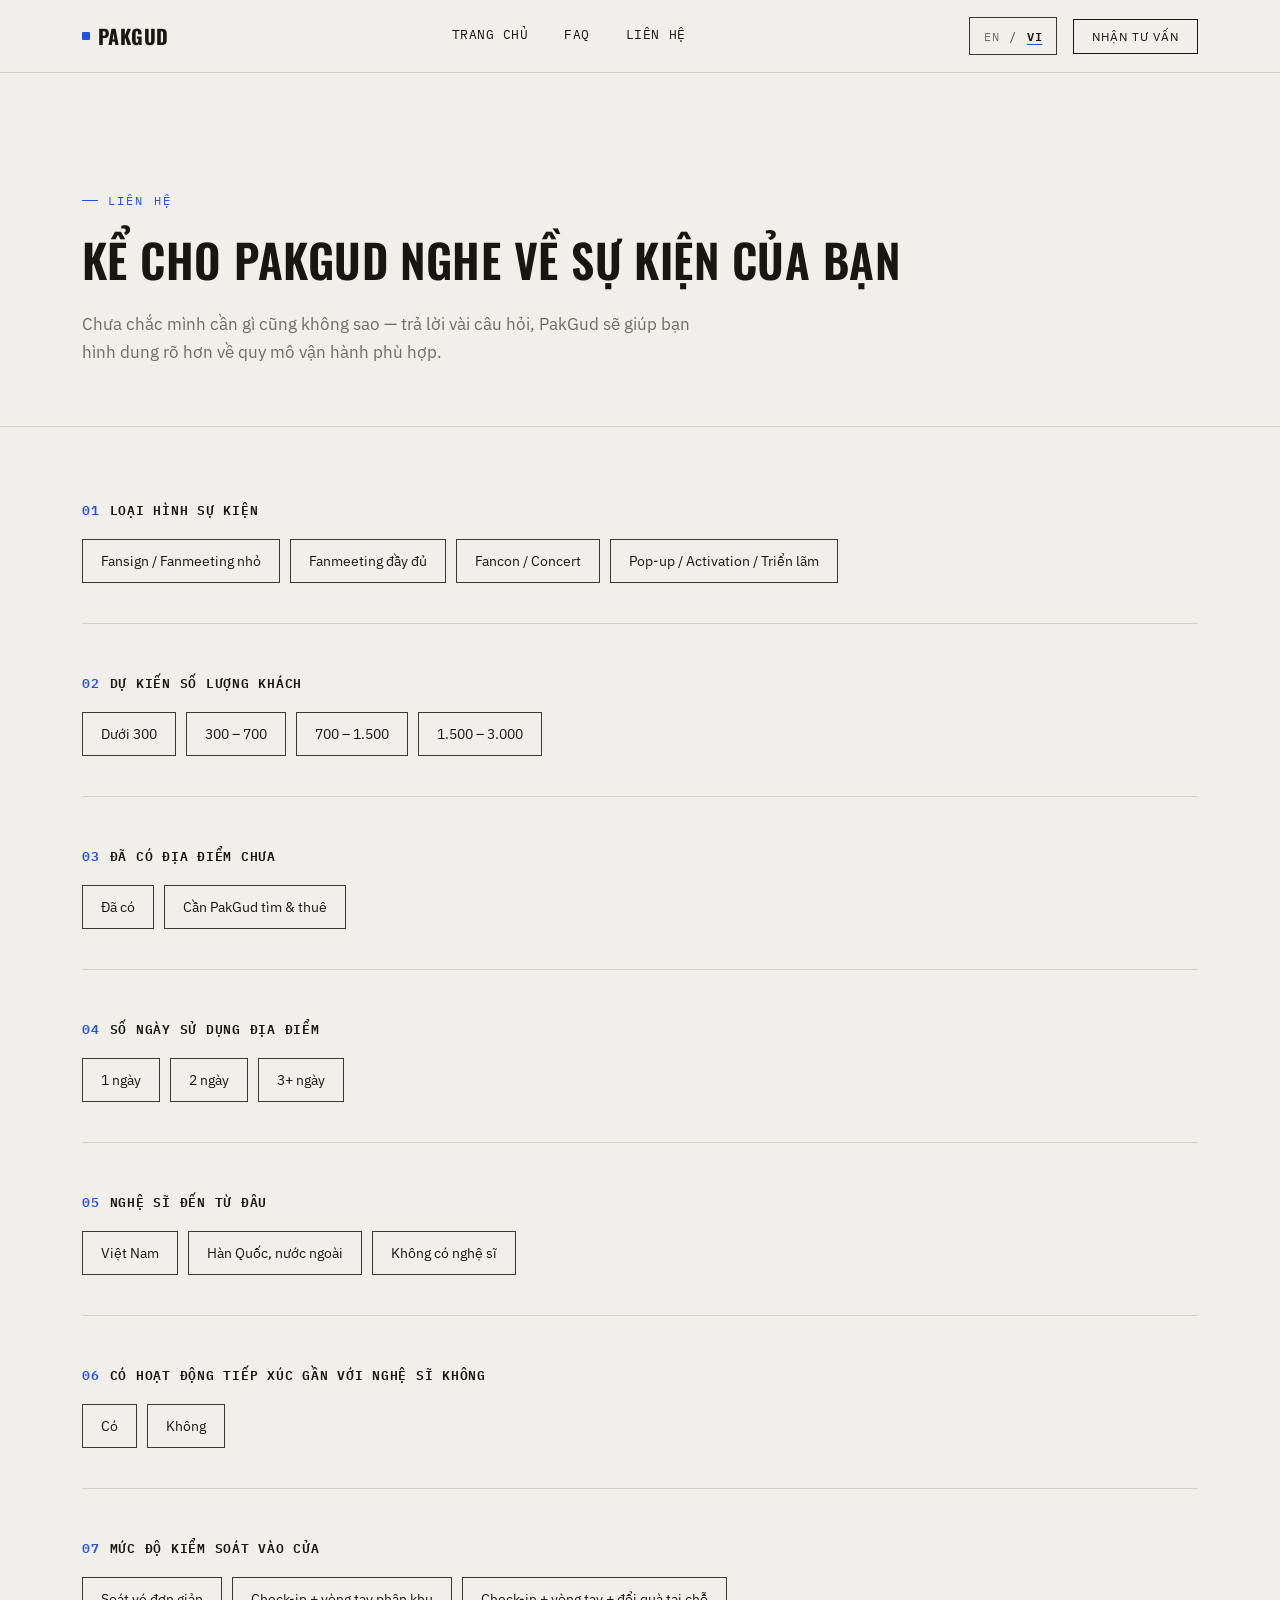
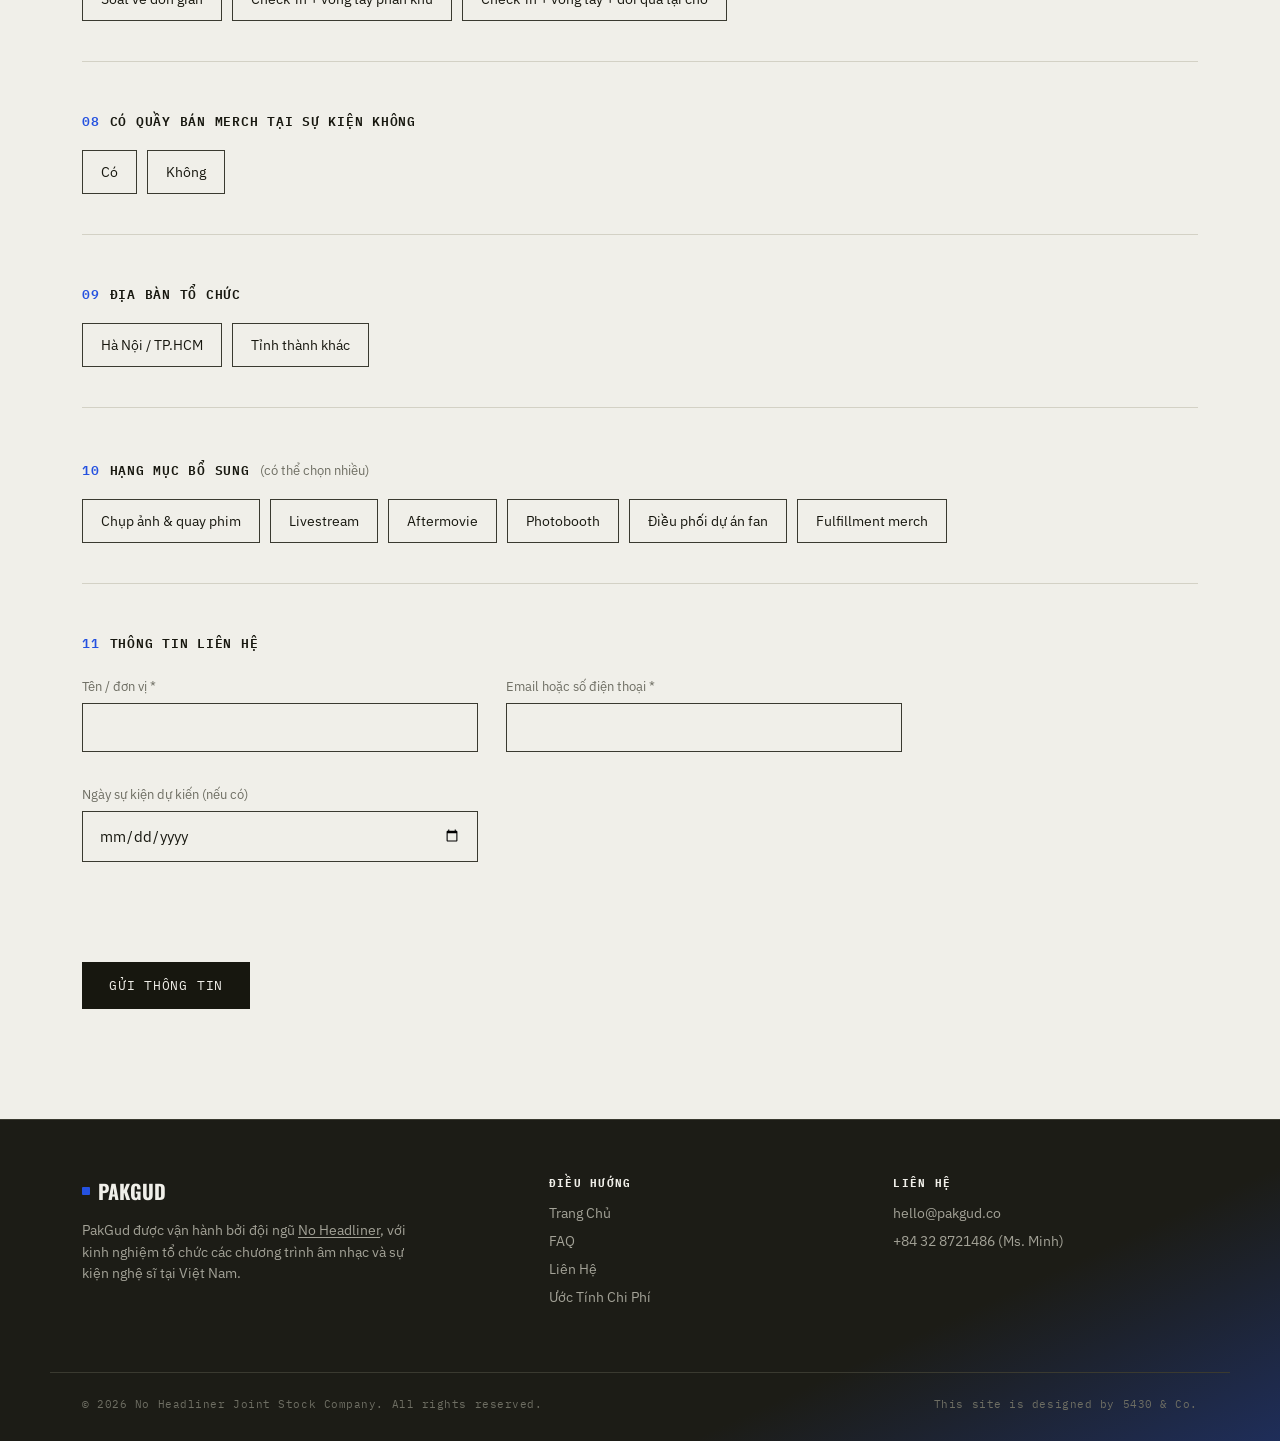
<file: lien-he.html>
<!DOCTYPE html>
<html lang="vi">
<head>
<!-- Google tag (gtag.js) -->
<script async src="https://www.googletagmanager.com/gtag/js?id=G-SDYRCN6R12"></script>
<script>
  window.dataLayer = window.dataLayer || [];
  function gtag(){dataLayer.push(arguments);}
  gtag('js', new Date());
  gtag('config', 'G-SDYRCN6R12');
</script>
<meta charset="UTF-8">
<meta name="viewport" content="width=device-width, initial-scale=1.0">
<meta name="robots" content="noindex,nofollow">
<title>PakGud — Liên Hệ</title>
<link rel="icon" type="image/svg+xml" href="data:image/svg+xml,%3Csvg xmlns='http://www.w3.org/2000/svg' viewBox='0 0 32 32'%3E%3Crect width='32' height='32' rx='4' fill='%232451E0'/%3E%3C/svg%3E">
<link rel="preconnect" href="https://fonts.googleapis.com">
<link rel="preconnect" href="https://fonts.gstatic.com" crossorigin>
<link href="https://fonts.googleapis.com/css2?family=Oswald:wght@400;500;600;700&family=IBM+Plex+Sans:wght@400;500;600&family=IBM+Plex+Mono:wght@400;500&display=swap" rel="stylesheet">
<link rel="stylesheet" href="styles.css">
<style>
  .intro{padding:120px 0 60px; border-bottom:1px solid var(--line);}
  .intro h1{margin-top:20px; font-size:clamp(28px,4vw,46px); max-width:820px;}
  .intro .lede{margin-top:20px; font-size:16.5px; line-height:1.7; color:var(--steel); max-width:640px;}

  .form-section{padding:72px 0 110px;}
  .field{margin-bottom:48px; padding-bottom:40px; border-bottom:1px solid var(--line);}
  .field:last-of-type{border-bottom:none;}
  .field-label{
    display:flex; align-items:baseline; gap:10px;
    font-family:'IBM Plex Mono', monospace; font-size:12.5px; letter-spacing:0.06em; text-transform:uppercase;
    color:var(--ink); margin-bottom:18px; font-weight:600;
  }
  .field-num{color:var(--accent);}
  .field-note{font-family:'IBM Plex Sans', sans-serif; text-transform:none; letter-spacing:0; font-size:13px; color:var(--steel); font-weight:400; margin-top:6px;}

  .choice-grid{display:flex; flex-wrap:wrap; gap:10px;}
  .choice{position:relative;}
  .choice input{position:absolute; opacity:0; width:100%; height:100%; margin:0; cursor:pointer; top:0; left:0;}
  .choice span{
    display:inline-block; padding:12px 18px; border:1px solid var(--line-dark);
    font-size:13.5px; color:var(--ink); font-family:'IBM Plex Sans', sans-serif;
    transition:background .2s ease, color .2s ease, border-color .2s ease; cursor:pointer;
  }
  .choice input:checked + span{background:var(--ink); color:var(--paper); border-color:var(--ink);}
  .choice input:focus-visible + span{outline:2px solid var(--accent); outline-offset:2px;}

  .text-field{
    width:100%; max-width:480px; padding:14px 16px; border:1px solid var(--line-dark); background:var(--paper);
    font-family:'IBM Plex Sans', sans-serif; font-size:14.5px; color:var(--ink);
  }
  .text-field:focus{outline:2px solid var(--accent); outline-offset:1px; border-color:var(--accent);}

  .contact-grid{display:grid; grid-template-columns:1fr 1fr; gap:28px; max-width:820px;}
  .contact-grid .text-field{max-width:none;}
  @media (max-width:640px){ .contact-grid{grid-template-columns:1fr;} }

  #merchSubtier{margin-top:22px; padding-top:22px; border-top:1px dashed var(--line-dark);}
  #merchSubtier[hidden]{display:none;}

  .form-submit{margin-top:12px;}

  .confirm-state{padding:140px 0; text-align:center;}
  .confirm-state[hidden]{display:none;}
  .confirm-state .check{
    width:56px; height:56px; border-radius:50%; background:var(--accent); color:var(--paper);
    display:flex; align-items:center; justify-content:center; margin:0 auto 28px; font-size:26px;
  }
  .confirm-state h2{font-size:clamp(24px,3vw,34px); max-width:640px; margin:0 auto;}
  .confirm-state p{margin-top:16px; color:var(--steel); font-size:15px; max-width:520px; margin-left:auto; margin-right:auto;}
</style>
</head>
<body>

<header>
  <nav class="wrap">
    <a href="index.html" class="logo"><span class="dot"></span>PakGud</a>
    <div class="nav-links" id="navLinks">
      <a href="index.html" data-i18n="navHome">Trang Chủ</a>
      <a href="faq.html" data-i18n="navFaq">FAQ</a>
      <a href="lien-he.html" data-i18n="navContact">Liên Hệ</a>
      <a href="lien-he.html" class="nav-links-cta" data-i18n="navCta">Nhận tư vấn</a>
    </div>
    <div style="display:flex; align-items:center; gap:16px;">
      <div class="lang-toggle" role="group" aria-label="Language">
        <button type="button" data-set-lang="en">EN</button>
        <span class="sep">/</span>
        <button type="button" data-set-lang="vi" class="active">VI</button>
      </div>
      <a href="lien-he.html" class="nav-cta" data-i18n="navCta">Nhận tư vấn</a>
      <button type="button" class="nav-toggle" id="navToggle" aria-label="Toggle menu" aria-expanded="false" aria-controls="navLinks">☰</button>
    </div>
  </nav>
</header>

<section class="intro">
  <div class="wrap">
    <div class="eyebrow" data-i18n="navContact">Liên Hệ</div>
    <h1 data-i18n="inquiryH1">Kể cho PakGud nghe về sự kiện của bạn</h1>
    <p class="lede" data-i18n="inquiryLede">Chưa chắc mình cần gì cũng không sao — trả lời vài câu hỏi, PakGud sẽ giúp bạn hình dung rõ hơn về quy mô vận hành phù hợp.</p>
  </div>
</section>

<section class="form-section">
  <div class="wrap">

    <form id="inquiryForm" novalidate>

      <div class="field">
        <div class="field-label"><span class="field-num">01</span> <span data-i18n="f1Label">Loại hình sự kiện</span></div>
        <div class="choice-grid">
          <label class="choice"><input type="radio" name="eventType" value="Fansign/Fanmeeting nhỏ"><span data-i18n="f1o1">Fansign / Fanmeeting nhỏ</span></label>
          <label class="choice"><input type="radio" name="eventType" value="Fanmeeting đầy đủ"><span data-i18n="f1o2">Fanmeeting đầy đủ</span></label>
          <label class="choice"><input type="radio" name="eventType" value="Fancon/Concert"><span data-i18n="f1o3">Fancon / Concert</span></label>
          <label class="choice"><input type="radio" name="eventType" value="Pop-up/Activation/Triển lãm"><span data-i18n="f1o4">Pop-up / Activation / Triển lãm</span></label>
        </div>
      </div>

      <div class="field">
        <div class="field-label"><span class="field-num">02</span> <span data-i18n="f2Label">Dự kiến số lượng khách</span></div>
        <div class="choice-grid">
          <label class="choice"><input type="radio" name="guestCount" value="Dưới 300"><span data-i18n="f2o1">Dưới 300</span></label>
          <label class="choice"><input type="radio" name="guestCount" value="300–700"><span>300 – 700</span></label>
          <label class="choice"><input type="radio" name="guestCount" value="700–1.500"><span data-i18n="f2o3">700 – 1.500</span></label>
          <label class="choice"><input type="radio" name="guestCount" value="1.500–3.000"><span data-i18n="f2o4">1.500 – 3.000</span></label>
        </div>
      </div>

      <div class="field">
        <div class="field-label"><span class="field-num">03</span> <span data-i18n="f3Label">Đã có địa điểm chưa</span></div>
        <div class="choice-grid">
          <label class="choice"><input type="radio" name="venueStatus" value="Đã có"><span data-i18n="f3o1">Đã có</span></label>
          <label class="choice"><input type="radio" name="venueStatus" value="Cần PakGud tìm & thuê"><span data-i18n="f3o2">Cần PakGud tìm &amp; thuê</span></label>
        </div>
      </div>

      <div class="field">
        <div class="field-label"><span class="field-num">04</span> <span data-i18n="f4Label">Số ngày sử dụng địa điểm</span></div>
        <div class="choice-grid">
          <label class="choice"><input type="radio" name="venueDays" value="1"><span data-i18n="f4o1">1 ngày</span></label>
          <label class="choice"><input type="radio" name="venueDays" value="2"><span data-i18n="f4o2">2 ngày</span></label>
          <label class="choice"><input type="radio" name="venueDays" value="3+"><span data-i18n="f4o3">3+ ngày</span></label>
        </div>
      </div>

      <div class="field">
        <div class="field-label"><span class="field-num">05</span> <span data-i18n="f5Label">Nghệ sĩ đến từ đâu</span></div>
        <div class="choice-grid">
          <label class="choice"><input type="radio" name="artistOrigin" value="Việt Nam"><span data-i18n="f5o1">Việt Nam</span></label>
          <label class="choice"><input type="radio" name="artistOrigin" value="Hàn Quốc, nước ngoài"><span data-i18n="f5o2">Hàn Quốc, nước ngoài</span></label>
          <label class="choice"><input type="radio" name="artistOrigin" value="Không có nghệ sĩ"><span data-i18n="f5o3">Không có nghệ sĩ</span></label>
        </div>
      </div>

      <div class="field">
        <div class="field-label"><span class="field-num">06</span> <span data-i18n="f6Label">Có hoạt động tiếp xúc gần với nghệ sĩ không</span></div>
        <div class="choice-grid">
          <label class="choice"><input type="radio" name="closeContact" value="Có"><span data-i18n="optYes">Có</span></label>
          <label class="choice"><input type="radio" name="closeContact" value="Không"><span data-i18n="optNo">Không</span></label>
        </div>
      </div>

      <div class="field">
        <div class="field-label"><span class="field-num">07</span> <span data-i18n="f7Label">Mức độ kiểm soát vào cửa</span></div>
        <div class="choice-grid">
          <label class="choice"><input type="radio" name="entryControl" value="Soát vé đơn giản"><span data-i18n="f7o1">Soát vé đơn giản</span></label>
          <label class="choice"><input type="radio" name="entryControl" value="Check-in + vòng tay phân khu"><span data-i18n="f7o2">Check-in + vòng tay phân khu</span></label>
          <label class="choice"><input type="radio" name="entryControl" value="Check-in + vòng tay + đổi quà tại chỗ"><span data-i18n="f7o3">Check-in + vòng tay + đổi quà tại chỗ</span></label>
        </div>
      </div>

      <div class="field">
        <div class="field-label"><span class="field-num">08</span> <span data-i18n="f8Label">Có quầy bán merch tại sự kiện không</span></div>
        <div class="choice-grid">
          <label class="choice"><input type="radio" name="merchBooth" value="Có"><span data-i18n="optYes">Có</span></label>
          <label class="choice"><input type="radio" name="merchBooth" value="Không"><span data-i18n="optNo">Không</span></label>
        </div>
      </div>

      <div class="field">
        <div class="field-label"><span class="field-num">09</span> <span data-i18n="f9Label">Địa bàn tổ chức</span></div>
        <div class="choice-grid">
          <label class="choice"><input type="radio" name="region" value="Hà Nội/TP.HCM"><span data-i18n="f9o1">Hà Nội / TP.HCM</span></label>
          <label class="choice"><input type="radio" name="region" value="Tỉnh thành khác"><span data-i18n="f9o2">Tỉnh thành khác</span></label>
        </div>
      </div>

      <div class="field">
        <div class="field-label"><span class="field-num">10</span> <span data-i18n="f10Label">Hạng mục bổ sung</span> <span class="field-note" data-i18n="f10Note">(có thể chọn nhiều)</span></div>
        <div class="choice-grid">
          <label class="choice"><input type="checkbox" name="addons" value="Chụp ảnh & quay phim"><span data-i18n="f10o1">Chụp ảnh &amp; quay phim</span></label>
          <label class="choice"><input type="checkbox" name="addons" value="Livestream"><span>Livestream</span></label>
          <label class="choice"><input type="checkbox" name="addons" value="Aftermovie"><span>Aftermovie</span></label>
          <label class="choice"><input type="checkbox" name="addons" value="Photobooth"><span>Photobooth</span></label>
          <label class="choice"><input type="checkbox" name="addons" value="Điều phối dự án fan"><span data-i18n="f10o5">Điều phối dự án fan</span></label>
          <label class="choice"><input type="checkbox" name="addons" value="Fulfillment merch" id="merchAddon"><span data-i18n="f10o6">Fulfillment merch</span></label>
        </div>
        <div id="merchSubtier" hidden>
          <div class="field-label" style="font-size:11.5px;" data-i18n="f10SubLabel">Số lượng merch cần fulfillment</div>
          <div class="choice-grid">
            <label class="choice"><input type="radio" name="merchQty" value="Dưới 500 sản phẩm"><span data-i18n="f10Sub1">Dưới 500 sản phẩm</span></label>
            <label class="choice"><input type="radio" name="merchQty" value="500–2.000 sản phẩm"><span data-i18n="f10Sub2">500 – 2.000 sản phẩm</span></label>
            <label class="choice"><input type="radio" name="merchQty" value="Trên 2.000 sản phẩm"><span data-i18n="f10Sub3">Trên 2.000 sản phẩm</span></label>
          </div>
        </div>
      </div>

      <div class="field">
        <div class="field-label"><span class="field-num">11</span> <span data-i18n="f11Label">Thông tin liên hệ</span></div>
        <div class="contact-grid">
          <div>
            <label class="field-note mono" style="display:block; margin-bottom:8px;" data-i18n="f11Name">Tên / đơn vị *</label>
            <input class="text-field" type="text" name="contactName" required>
          </div>
          <div>
            <label class="field-note mono" style="display:block; margin-bottom:8px;" data-i18n="f11Contact">Email hoặc số điện thoại *</label>
            <input class="text-field" type="text" name="contactInfo" required>
          </div>
          <div>
            <label class="field-note mono" style="display:block; margin-bottom:8px;" data-i18n="f11Date">Ngày sự kiện dự kiến (nếu có)</label>
            <input class="text-field" type="date" name="eventDate">
          </div>
        </div>
      </div>

      <button type="submit" class="btn-primary form-submit" data-i18n="submitBtn">Gửi Thông Tin</button>
    </form>

    <div class="confirm-state" id="confirmState" hidden>
      <div class="check">✓</div>
      <h2 data-i18n="confirmH2">Đã nhận, cảm ơn — PakGud sẽ liên hệ trong 24 giờ làm việc.</h2>
      <p data-i18n="confirmP">Nếu cần trao đổi ngay, bạn có thể liên hệ trực tiếp qua hello@pakgud.co hoặc +84 32 8721486 (Ms. Minh).</p>
    </div>

    <div class="confirm-state" id="errorState" hidden>
      <h2 data-i18n="errorH2">Có lỗi xảy ra, thông tin chưa được gửi.</h2>
      <p data-i18n="errorP">Vui lòng thử lại, hoặc liên hệ trực tiếp qua hello@pakgud.co hoặc +84 32 8721486 (Ms. Minh).</p>
    </div>

  </div>
</section>

<footer>
  <div class="wrap foot-grid">
    <div>
      <div class="foot-logo"><span class="dot"></span>PakGud</div>
      <p data-i18n="footTagline">PakGud được vận hành bởi đội ngũ <a href="https://www.noheadliner.co/" target="_blank" rel="noopener noreferrer">No Headliner</a>, với kinh nghiệm tổ chức các chương trình âm nhạc và sự kiện nghệ sĩ tại Việt Nam.</p>
    </div>
    <div class="foot-col">
      <h4 data-i18n="footNavHeading">Điều Hướng</h4>
      <a href="index.html" data-i18n="navHome">Trang Chủ</a>
      <a href="faq.html" data-i18n="navFaq">FAQ</a>
      <a href="lien-he.html" data-i18n="navContact">Liên Hệ</a>
      <a href="calculator.html" class="foot-calc" data-i18n="footCalc">Ước Tính Chi Phí</a>
    </div>
    <div class="foot-col">
      <h4 data-i18n="navContact">Liên Hệ</h4>
      <a href="mailto:hello@pakgud.co">hello@pakgud.co</a>
      <a href="tel:+84328721486">+84 32 8721486 (Ms. Minh)</a>
    </div>
  </div>
  <div class="wrap foot-bottom">
    <span>© 2026 No Headliner Joint Stock Company. All rights reserved.</span>
    <span>This site is designed by 5430 & Co.</span>
  </div>
</footer>

<script>
  window.PAGE_DICT = {
    inquiryH1: { vi: "Kể cho PakGud nghe về sự kiện của bạn", en: "Tell PakGud About Your Event" },
    inquiryLede: { vi: "Chưa chắc mình cần gì cũng không sao — trả lời vài câu hỏi, PakGud sẽ giúp bạn hình dung rõ hơn về quy mô vận hành phù hợp.", en: "Not sure what you need? That’s fine — answer a few questions and PakGud will help you get a clearer picture of the right operational scale." },
    f1Label: { vi: "Loại hình sự kiện", en: "Event Type" },
    f1o1: { vi: "Fansign / Fanmeeting nhỏ", en: "Small Fansign / Fanmeeting" },
    f1o2: { vi: "Fanmeeting đầy đủ", en: "Full Fanmeeting" },
    f1o3: { vi: "Fancon / Concert", en: "Fancon / Concert" },
    f1o4: { vi: "Pop-up / Activation / Triển lãm", en: "Pop-up / Activation / Exhibition" },
    f2Label: { vi: "Dự kiến số lượng khách", en: "Expected Audience Size" },
    f2o1: { vi: "Dưới 300", en: "Under 300" },
    f2o3: { vi: "700 – 1.500", en: "700 – 1,500" },
    f2o4: { vi: "1.500 – 3.000", en: "1,500 – 3,000" },
    f3Label: { vi: "Đã có địa điểm chưa", en: "Do You Have a Venue?" },
    f3o1: { vi: "Đã có", en: "Yes" },
    f3o2: { vi: "Cần PakGud tìm &amp; thuê", en: "Need PakGud to Find &amp; Rent One" },
    f4Label: { vi: "Số ngày sử dụng địa điểm", en: "Number of Venue Days" },
    f4o1: { vi: "1 ngày", en: "1 day" },
    f4o2: { vi: "2 ngày", en: "2 days" },
    f4o3: { vi: "3+ ngày", en: "3+ days" },
    f5Label: { vi: "Nghệ sĩ đến từ đâu", en: "Where Is the Artist From?" },
    f5o1: { vi: "Việt Nam", en: "Vietnam" },
    f5o2: { vi: "Hàn Quốc, nước ngoài", en: "Korea, International" },
    f5o3: { vi: "Không có nghệ sĩ", en: "No Artist" },
    f6Label: { vi: "Có hoạt động tiếp xúc gần với nghệ sĩ không", en: "Will There Be Close Artist Interaction?" },
    optYes: { vi: "Có", en: "Yes" },
    optNo: { vi: "Không", en: "No" },
    f7Label: { vi: "Mức độ kiểm soát vào cửa", en: "Entry Control Level" },
    f7o1: { vi: "Soát vé đơn giản", en: "Basic Ticket Check" },
    f7o2: { vi: "Check-in + vòng tay phân khu", en: "Check-in + Zoned Wristbands" },
    f7o3: { vi: "Check-in + vòng tay + đổi quà tại chỗ", en: "Check-in + Wristbands + On-site Benefit Redemption" },
    f8Label: { vi: "Có quầy bán merch tại sự kiện không", en: "Will There Be a Merch Booth at the Event?" },
    f9Label: { vi: "Địa bàn tổ chức", en: "Event Location" },
    f9o1: { vi: "Hà Nội / TP.HCM", en: "Hanoi / Ho Chi Minh City" },
    f9o2: { vi: "Tỉnh thành khác", en: "Other Provinces / Cities" },
    f10Label: { vi: "Hạng mục bổ sung", en: "Additional Services" },
    f10Note: { vi: "(có thể chọn nhiều)", en: "(Select All That Apply)" },
    f10o1: { vi: "Chụp ảnh &amp; quay phim", en: "Photography &amp; Videography" },
    f10o5: { vi: "Điều phối dự án fan", en: "Fan Project Coordination" },
    f10o6: { vi: "Fulfillment merch", en: "Merch Fulfillment" },
    f10SubLabel: { vi: "Số lượng merch cần fulfillment", en: "Merch Fulfillment Quantity" },
    f10Sub1: { vi: "Dưới 500 sản phẩm", en: "Under 500 items" },
    f10Sub2: { vi: "500 – 2.000 sản phẩm", en: "500 – 2,000 items" },
    f10Sub3: { vi: "Trên 2.000 sản phẩm", en: "Over 2,000 items" },
    f11Label: { vi: "Thông tin liên hệ", en: "Contact Information" },
    f11Name: { vi: "Tên / đơn vị *", en: "Name / Organization *" },
    f11Contact: { vi: "Email hoặc số điện thoại *", en: "Email or Phone Number *" },
    f11Date: { vi: "Ngày sự kiện dự kiến (nếu có)", en: "Expected Event Date (if available)" },
    submitBtn: { vi: "Gửi Thông Tin", en: "Submit" },
    submitBtnSending: { vi: "Đang gửi...", en: "Sending..." },
    confirmH2: { vi: "Đã nhận, cảm ơn — PakGud sẽ liên hệ trong 24 giờ làm việc.", en: "Received, thank you — PakGud will be in touch within 24 business hours." },
    confirmP: { vi: "Nếu cần trao đổi ngay, bạn có thể liên hệ trực tiếp qua hello@pakgud.co hoặc +84 32 8721486 (Ms. Minh).", en: "If you need to speak with us right away, you can contact us directly at hello@pakgud.co or +84 32 8721486 (Ms. Minh)." },
    errorH2: { vi: "Có lỗi xảy ra, thông tin chưa được gửi.", en: "Something went wrong, your information wasn't sent." },
    errorP: { vi: "Vui lòng thử lại, hoặc liên hệ trực tiếp qua hello@pakgud.co hoặc +84 32 8721486 (Ms. Minh).", en: "Please try again, or contact us directly at hello@pakgud.co or +84 32 8721486 (Ms. Minh)." }
  };
</script>
<script src="main.js"></script>
<script>
(function(){
  var merchAddon = document.getElementById('merchAddon');
  var merchSubtier = document.getElementById('merchSubtier');
  merchAddon.addEventListener('change', function(){
    merchSubtier.hidden = !merchAddon.checked;
  });

  var form = document.getElementById('inquiryForm');
  var confirmState = document.getElementById('confirmState');
  var errorState = document.getElementById('errorState');
  var submitBtn = form.querySelector('.form-submit');

  function collectFormData(){
    var fd = new FormData(form);
    return {
      lang: window.pakgudLang || 'vi',
      eventType: fd.get('eventType') || '',
      guestCount: fd.get('guestCount') || '',
      venueStatus: fd.get('venueStatus') || '',
      venueDays: fd.get('venueDays') || '',
      artistOrigin: fd.get('artistOrigin') || '',
      closeContact: fd.get('closeContact') || '',
      entryControl: fd.get('entryControl') || '',
      merchBooth: fd.get('merchBooth') || '',
      region: fd.get('region') || '',
      addons: fd.getAll('addons'),
      merchQty: fd.get('merchQty') || '',
      contactName: (fd.get('contactName') || '').trim(),
      contactInfo: (fd.get('contactInfo') || '').trim(),
      eventDate: fd.get('eventDate') || '',
      pageUrl: window.location.href
    };
  }

  form.addEventListener('submit', function(e){
    e.preventDefault();
    if(!form.checkValidity()){
      form.reportValidity();
      return;
    }

    errorState.hidden = true;
    submitBtn.disabled = true;
    var sendingText = (window.PAGE_DICT.submitBtnSending || {})[window.pakgudLang] || 'Sending...';
    var originalText = submitBtn.textContent;
    submitBtn.textContent = sendingText;

    fetch('/api/submit-inquiry', {
      method: 'POST',
      headers: { 'Content-Type': 'application/json' },
      body: JSON.stringify(collectFormData())
    }).then(function(res){
      if(!res.ok){ throw new Error('submit failed'); }
      if(typeof gtag === 'function'){
        gtag('event', 'inquiry_submitted');
      }
      form.hidden = true;
      confirmState.hidden = false;
      confirmState.scrollIntoView({behavior:'smooth', block:'start'});
    }).catch(function(){
      submitBtn.disabled = false;
      submitBtn.textContent = originalText;
      errorState.hidden = false;
      errorState.scrollIntoView({behavior:'smooth', block:'start'});
    });
  });
})();
</script>
</body>
</html>
</file>
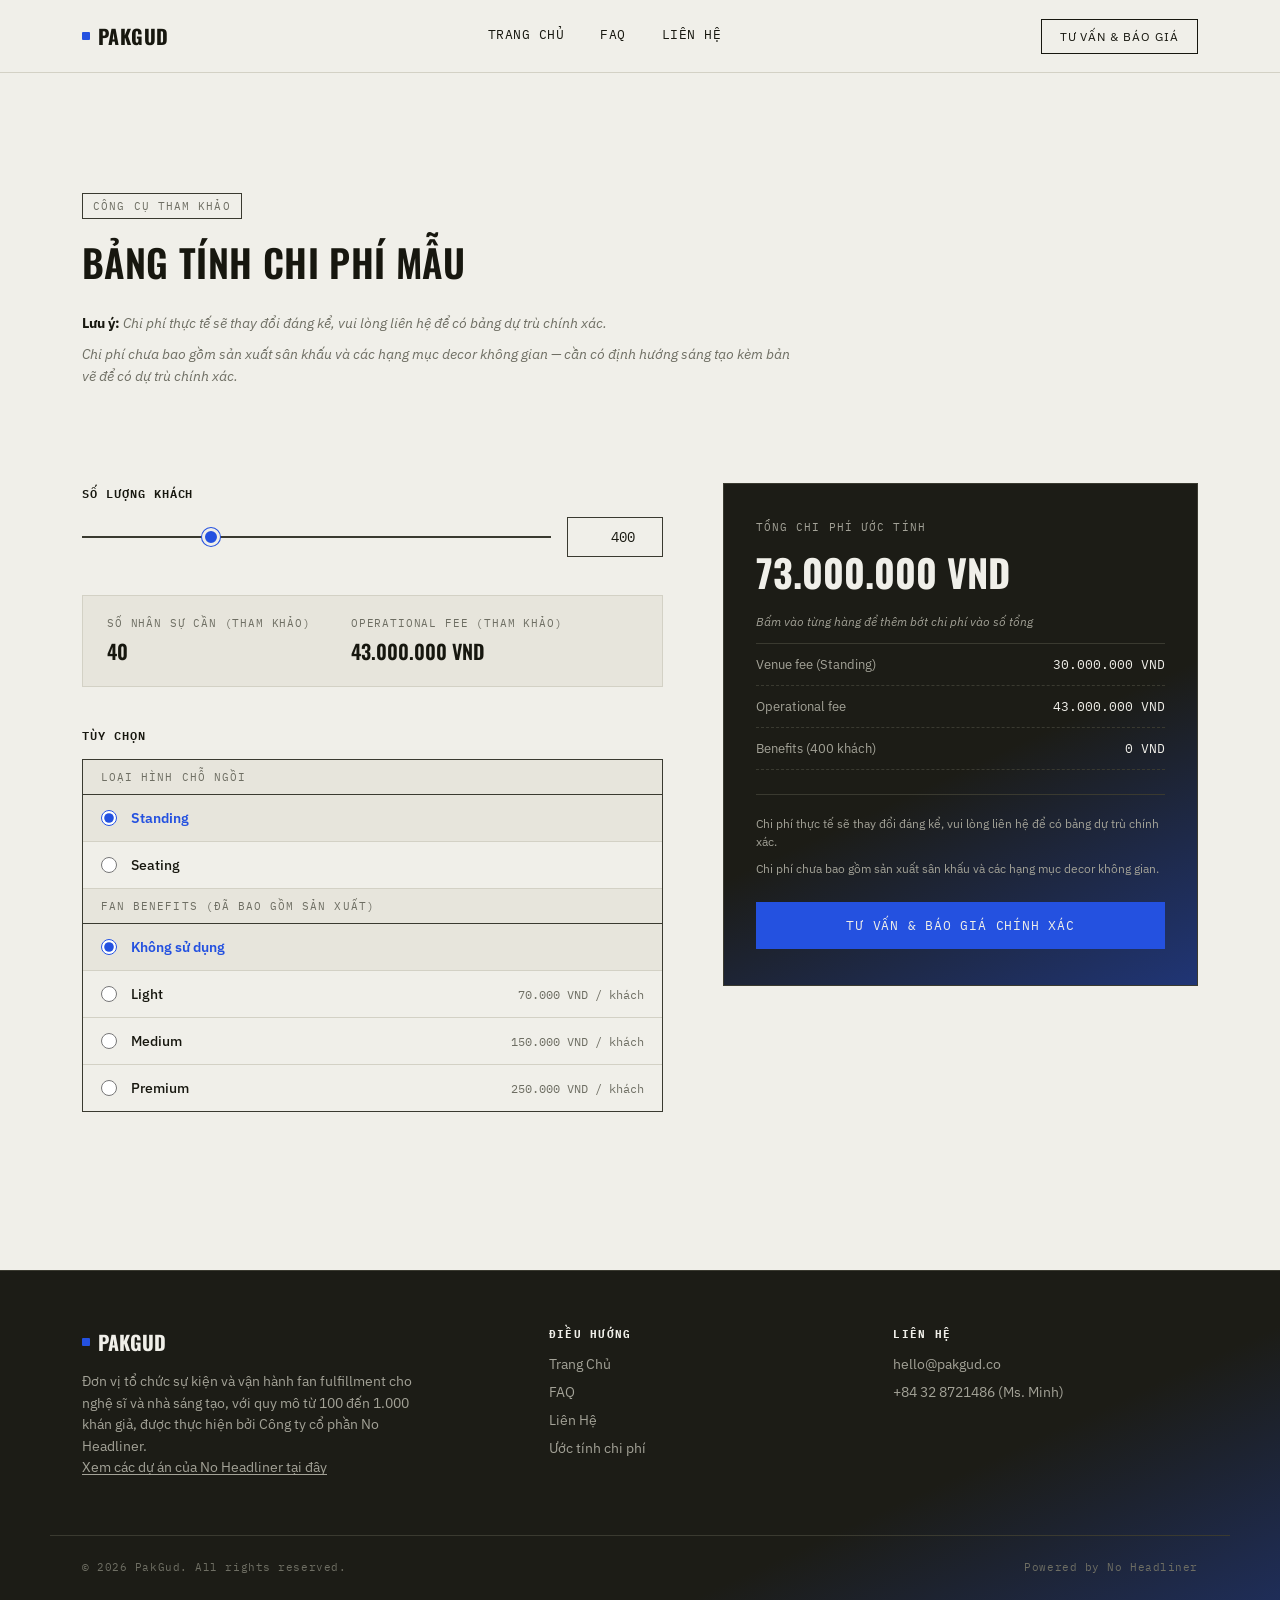
<file: preview-452dd4/du-toan.html>
<!DOCTYPE html>
<html lang="vi">
<head>
<!-- Google tag (gtag.js) -->
<script async src="https://www.googletagmanager.com/gtag/js?id=G-SDYRCN6R12"></script>
<script>
  window.dataLayer = window.dataLayer || [];
  function gtag(){dataLayer.push(arguments);}
  gtag('js', new Date());
  gtag('config', 'G-SDYRCN6R12');
</script>
<meta charset="UTF-8">
<meta name="viewport" content="width=device-width, initial-scale=1.0">
<meta name="robots" content="noindex">
<title>PakGud — Bảng Tính Chi Phí Mẫu</title>
<link rel="icon" type="image/svg+xml" href="data:image/svg+xml,%3Csvg xmlns='http://www.w3.org/2000/svg' viewBox='0 0 32 32'%3E%3Crect width='32' height='32' rx='4' fill='%232451E0'/%3E%3C/svg%3E">
<link rel="preconnect" href="https://fonts.googleapis.com">
<link rel="preconnect" href="https://fonts.gstatic.com" crossorigin>
<link href="https://fonts.googleapis.com/css2?family=Oswald:wght@400;500;600;700&family=IBM+Plex+Sans:wght@400;500;600&family=IBM+Plex+Mono:wght@400;500&display=swap" rel="stylesheet">
<link rel="stylesheet" href="styles.css">
<style>
  .calc-intro{padding:120px 0 40px;}
  .calc-intro .tool-tag{
    font-family:'IBM Plex Mono', monospace; font-size:11px; letter-spacing:0.1em; text-transform:uppercase;
    color:var(--steel); border:1px solid var(--line-dark); display:inline-block; padding:5px 10px; margin-bottom:18px;
  }
  .calc-intro h1{font-size:clamp(24px,3.2vw,38px); max-width:760px;}

  .disclaimers{margin-top:24px; max-width:720px;}
  .disclaimers p{font-size:13.5px; line-height:1.65; color:var(--steel); font-style:italic;}
  .disclaimers p + p{margin-top:8px;}
  .disclaimers p b{color:var(--ink); font-style:normal;}

  .calc-body{padding:56px 0 120px;}
  .calc-grid{display:grid; grid-template-columns:1.1fr 0.9fr; gap:60px; align-items:start;}
  @media (max-width:960px){ .calc-grid{grid-template-columns:1fr;} }

  .field{margin-bottom:38px;}
  .field-label{
    font-family:'IBM Plex Mono', monospace; font-size:12px; letter-spacing:0.08em; text-transform:uppercase;
    color:var(--ink); font-weight:600; margin-bottom:14px; display:block;
  }

  .slider-row{display:flex; align-items:center; gap:16px;}
  input[type="range"]{
    flex:1; -webkit-appearance:none; appearance:none; height:2px; background:var(--line-dark); outline:none;
  }
  input[type="range"]::-webkit-slider-thumb{
    -webkit-appearance:none; appearance:none; width:18px; height:18px; border-radius:50%;
    background:var(--accent); cursor:pointer; border:3px solid var(--paper); box-shadow:0 0 0 1px var(--accent);
  }
  input[type="range"]::-moz-range-thumb{
    width:18px; height:18px; border-radius:50%; background:var(--accent); cursor:pointer;
    border:3px solid var(--paper); box-shadow:0 0 0 1px var(--accent);
  }
  #guestNumber{
    width:96px; padding:10px 12px; border:1px solid var(--line-dark); background:var(--paper);
    font-family:'IBM Plex Mono', monospace; font-size:14px; color:var(--ink); text-align:right;
  }
  #guestNumber:focus{outline:2px solid var(--accent); outline-offset:1px;}

  .ref-outputs{display:flex; gap:40px; flex-wrap:wrap; background:var(--paper-dim); border:1px solid var(--line); padding:20px 24px;}
  .ref-item{display:flex; flex-direction:column; gap:6px;}
  .ref-label{font-family:'IBM Plex Mono', monospace; font-size:10.5px; letter-spacing:0.08em; text-transform:uppercase; color:var(--steel);}
  .ref-value{font-family:'Oswald', sans-serif; font-size:20px; font-weight:600; color:var(--ink);}

  /* ---------- OPTIONS TABLE ---------- */
  .option-table{border:1px solid var(--line-dark);}
  .option-group-label{
    font-family:'IBM Plex Mono', monospace; font-size:10.5px; letter-spacing:0.1em; text-transform:uppercase;
    color:var(--steel); background:var(--paper-dim); padding:10px 18px; border-bottom:1px solid var(--line-dark);
  }
  .option-row{
    display:flex; align-items:center; gap:14px; padding:14px 18px; cursor:pointer;
    border-bottom:1px solid var(--line); transition:background .15s ease;
  }
  .option-row:last-child{border-bottom:none;}
  .option-row:hover{background:var(--paper-dim);}
  .option-row.selected{background:var(--paper-dim);}
  .option-row input{accent-color:var(--accent); width:16px; height:16px; flex-shrink:0; cursor:pointer;}
  .option-row .option-name{font-size:14px; color:var(--ink); font-weight:500;}
  .option-row.selected .option-name{color:var(--accent); font-weight:600;}
  .option-row .option-meta{margin-left:auto; font-family:'IBM Plex Mono', monospace; font-size:12px; color:var(--steel); white-space:nowrap;}

  .output-card{
    position:sticky; top:96px; color:var(--paper);
    background:linear-gradient(155deg, var(--case) 0%, var(--case) 55%, var(--accent) 150%);
    padding:36px 32px; border:1px solid var(--line-dark);
  }
  .output-label{font-family:'IBM Plex Mono', monospace; font-size:11px; letter-spacing:0.1em; text-transform:uppercase; color:var(--steel-light);}
  .output-total{font-family:'Oswald', sans-serif; font-size:clamp(28px,3vw,38px); font-weight:700; color:var(--paper); margin-top:10px;}
  .breakdown-hint{margin-top:14px; font-size:11.5px; font-style:italic; color:var(--steel-light);}
  .breakdown{margin-top:14px; border-top:1px solid var(--line-dark);}
  .breakdown-row{
    display:flex; justify-content:space-between; align-items:center; gap:16px; padding:12px 0; width:100%;
    border-bottom:1px dashed var(--line-dark); font-size:13px;
    background:none; border-left:none; border-right:none; border-top:none;
    font-family:inherit; text-align:left; cursor:pointer; transition:opacity .15s ease;
  }
  .breakdown-row:hover{opacity:0.72;}
  .breakdown-row .b-label{color:var(--steel-light);}
  .breakdown-row .b-value{font-family:'IBM Plex Mono', monospace; color:var(--paper);}
  .breakdown-row.excluded{opacity:0.4;}
  .breakdown-row.excluded .b-label, .breakdown-row.excluded .b-value{text-decoration:line-through;}
  .calc-disclaimer{margin-top:24px; padding-top:20px; border-top:1px solid var(--line-dark);}
  .calc-disclaimer p{font-size:11.5px; line-height:1.6; color:var(--steel-light);}
  .calc-disclaimer p + p{margin-top:8px;}
  .output-card .btn-primary{
    display:block; width:100%; text-align:center; margin-top:24px;
    background:var(--accent); border-color:var(--accent);
  }
  .output-card .btn-primary:hover{background:var(--paper); color:var(--ink); border-color:var(--paper);}

  @media (max-width:960px){ .output-card{position:static;} }
</style>
</head>
<body>

<header>
  <nav class="wrap">
    <a href="index.html" class="logo"><span class="dot"></span>PakGud</a>
    <div class="nav-links" id="navLinks">
      <a href="index.html">Trang Chủ</a>
      <a href="faq.html">FAQ</a>
      <a href="lien-he.html">Liên Hệ</a>
      <a href="lien-he.html" class="nav-links-cta">Tư Vấn &amp; Báo Giá</a>
    </div>
    <div style="display:flex; align-items:center; gap:16px;">
      <a href="lien-he.html" class="nav-cta">Tư Vấn &amp; Báo Giá</a>
      <button type="button" class="nav-toggle" id="navToggle" aria-label="Toggle menu" aria-expanded="false" aria-controls="navLinks">☰</button>
    </div>
  </nav>
</header>

<section class="calc-intro">
  <div class="wrap">
    <div class="tool-tag">Công Cụ Tham Khảo</div>
    <h1>Bảng Tính Chi Phí Mẫu</h1>
    <div class="disclaimers">
      <p><b>Lưu ý:</b> Chi phí thực tế sẽ thay đổi đáng kể, vui lòng liên hệ để có bảng dự trù chính xác.</p>
      <p>Chi phí chưa bao gồm sản xuất sân khấu và các hạng mục decor không gian — cần có định hướng sáng tạo kèm bản vẽ để có dự trù chính xác.</p>
    </div>
  </div>
</section>

<section class="calc-body">
  <div class="wrap calc-grid">

    <div class="calc-inputs">
      <div class="field">
        <label class="field-label" for="guestSlider">Số lượng khách</label>
        <div class="slider-row">
          <input type="range" id="guestSlider" min="0" max="1500" step="10" value="400">
          <input type="number" id="guestNumber" min="0" max="1500" value="400" aria-label="Số lượng khách chính xác">
        </div>
      </div>

      <div class="field ref-outputs">
        <div class="ref-item">
          <span class="ref-label">Số nhân sự cần (tham khảo)</span>
          <span class="ref-value" id="staffOut">40</span>
        </div>
        <div class="ref-item">
          <span class="ref-label">Operational fee (tham khảo)</span>
          <span class="ref-value" id="opFeeOut">43.000.000 VND</span>
        </div>
      </div>

      <div class="field">
        <div class="field-label">Tùy chọn</div>
        <div class="option-table" id="optionTable">
          <div class="option-group-label">Loại hình chỗ ngồi</div>
          <label class="option-row selected">
            <input type="radio" name="seatMode" value="standing" checked>
            <span class="option-name">Standing</span>
          </label>
          <label class="option-row">
            <input type="radio" name="seatMode" value="seating">
            <span class="option-name">Seating</span>
          </label>
          <div class="option-group-label">Fan Benefits (đã bao gồm sản xuất)</div>
          <label class="option-row selected">
            <input type="radio" name="benefits" value="0" checked>
            <span class="option-name">Không sử dụng</span>
          </label>
          <label class="option-row">
            <input type="radio" name="benefits" value="70000">
            <span class="option-name">Light</span>
            <span class="option-meta">70.000 VND / khách</span>
          </label>
          <label class="option-row">
            <input type="radio" name="benefits" value="150000">
            <span class="option-name">Medium</span>
            <span class="option-meta">150.000 VND / khách</span>
          </label>
          <label class="option-row">
            <input type="radio" name="benefits" value="250000">
            <span class="option-name">Premium</span>
            <span class="option-meta">250.000 VND / khách</span>
          </label>
        </div>
      </div>
    </div>

    <div class="calc-output">
      <div class="output-card">
        <div class="output-label">Tổng Chi Phí Ước Tính</div>
        <div class="output-total" id="totalOut">73.000.000 VND</div>
        <p class="breakdown-hint">Bấm vào từng hàng để thêm bớt chi phí vào số tổng</p>
        <div class="breakdown" id="breakdownList"></div>
        <div class="calc-disclaimer">
          <p>Chi phí thực tế sẽ thay đổi đáng kể, vui lòng liên hệ để có bảng dự trù chính xác.</p>
          <p>Chi phí chưa bao gồm sản xuất sân khấu và các hạng mục decor không gian.</p>
        </div>
        <a href="lien-he.html" class="btn-primary">Tư Vấn &amp; Báo Giá Chính Xác</a>
      </div>
    </div>

  </div>
</section>

<footer>
  <div class="wrap foot-grid">
    <div>
      <div class="foot-logo"><span class="dot"></span>PakGud</div>
      <p>Đơn vị tổ chức sự kiện và vận hành fan fulfillment cho nghệ sĩ và nhà sáng tạo, với quy mô từ 100 đến 1.000 khán giả, được thực hiện bởi Công ty cổ phần No Headliner.<br><a href="https://www.noheadliner.co/" target="_blank" rel="noopener noreferrer">Xem các dự án của No Headliner tại đây</a></p>
    </div>
    <div class="foot-col">
      <h4>Điều Hướng</h4>
      <a href="index.html">Trang Chủ</a>
      <a href="faq.html">FAQ</a>
      <a href="lien-he.html">Liên Hệ</a>
      <a href="du-toan.html" class="foot-calc">Ước tính chi phí</a>
    </div>
    <div class="foot-col">
      <h4>Liên Hệ</h4>
      <a href="mailto:hello@pakgud.co">hello@pakgud.co</a>
      <a href="tel:+84328721486">+84 32 8721486 (Ms. Minh)</a>
    </div>
  </div>
  <div class="wrap foot-bottom">
    <span>© 2026 PakGud. All rights reserved.</span>
    <span>Powered by No Headliner</span>
  </div>
</footer>

<script src="main.js"></script>
<script>
(function(){
  var BRACKETS = [
    { label:'≤ 400 khách', max:400, standing:30000000, seating:70000000, staff:40,  operational:43000000 },
    { label:'400 → 800 khách', max:800, standing:120000000, seating:70000000, staff:70,  operational:59500000 },
    { label:'800 → 1.500 khách', max:1500, standing:200000000, seating:200000000, staff:115, operational:91000000 }
  ];

  function getBracket(n){
    if(n <= 400) return BRACKETS[0];
    if(n <= 800) return BRACKETS[1];
    return BRACKETS[2];
  }

  function formatVND(n){
    return Math.round(n).toLocaleString('vi-VN') + ' VND';
  }

  var slider = document.getElementById('guestSlider');
  var number = document.getElementById('guestNumber');
  var staffOut = document.getElementById('staffOut');
  var opFeeOut = document.getElementById('opFeeOut');
  var totalOut = document.getElementById('totalOut');
  var breakdownList = document.getElementById('breakdownList');
  var optionTable = document.getElementById('optionTable');

  var included = { venue:true, operational:true, benefits:true };

  optionTable.addEventListener('change', function(e){
    var row = e.target.closest('.option-row');
    if(!row) return;
    var name = e.target.name;
    optionTable.querySelectorAll('input[name="' + name + '"]').forEach(function(input){
      input.closest('.option-row').classList.toggle('selected', input.checked);
    });
    recalc();
  });

  function setGuestCount(n, source){
    n = Math.max(0, Math.min(1500, Math.round(n)));
    if(source !== 'slider') slider.value = n;
    if(source !== 'number') number.value = n;
    recalc();
  }

  slider.addEventListener('input', function(){ setGuestCount(slider.value, 'slider'); });
  number.addEventListener('input', function(){
    if(number.value === '') return;
    setGuestCount(number.value, 'number');
  });

  breakdownList.addEventListener('click', function(e){
    var row = e.target.closest('.breakdown-row');
    if(!row) return;
    var key = row.getAttribute('data-key');
    included[key] = !included[key];
    recalc();
  });

  function recalc(){
    var guests = Number(number.value) || 0;
    var bracket = getBracket(guests);
    var seatMode = optionTable.querySelector('input[name="seatMode"]:checked').value;
    var benefitsRate = Number(optionTable.querySelector('input[name="benefits"]:checked').value);

    var venueFee = seatMode === 'seating' ? bracket.seating : bracket.standing;
    var operationalFee = bracket.operational;
    var benefitsFee = benefitsRate * guests;

    staffOut.textContent = bracket.staff;
    opFeeOut.textContent = formatVND(operationalFee);

    var rows = [
      { key:'venue', label:'Venue fee (' + (seatMode === 'seating' ? 'Seating' : 'Standing') + ')', value: venueFee },
      { key:'operational', label:'Operational fee', value: operationalFee },
      { key:'benefits', label:'Benefits (' + guests + ' khách)', value: benefitsFee }
    ];

    var total = 0;
    breakdownList.innerHTML = rows.map(function(r){
      var isIncluded = included[r.key];
      if(isIncluded) total += r.value;
      return '<button type="button" class="breakdown-row' + (isIncluded ? '' : ' excluded') + '" data-key="' + r.key + '">' +
        '<span class="b-label">' + r.label + '</span><span class="b-value">' + formatVND(r.value) + '</span></button>';
    }).join('');

    totalOut.textContent = formatVND(total);
  }

  recalc();
})();
</script>
</body>
</html>
</file>
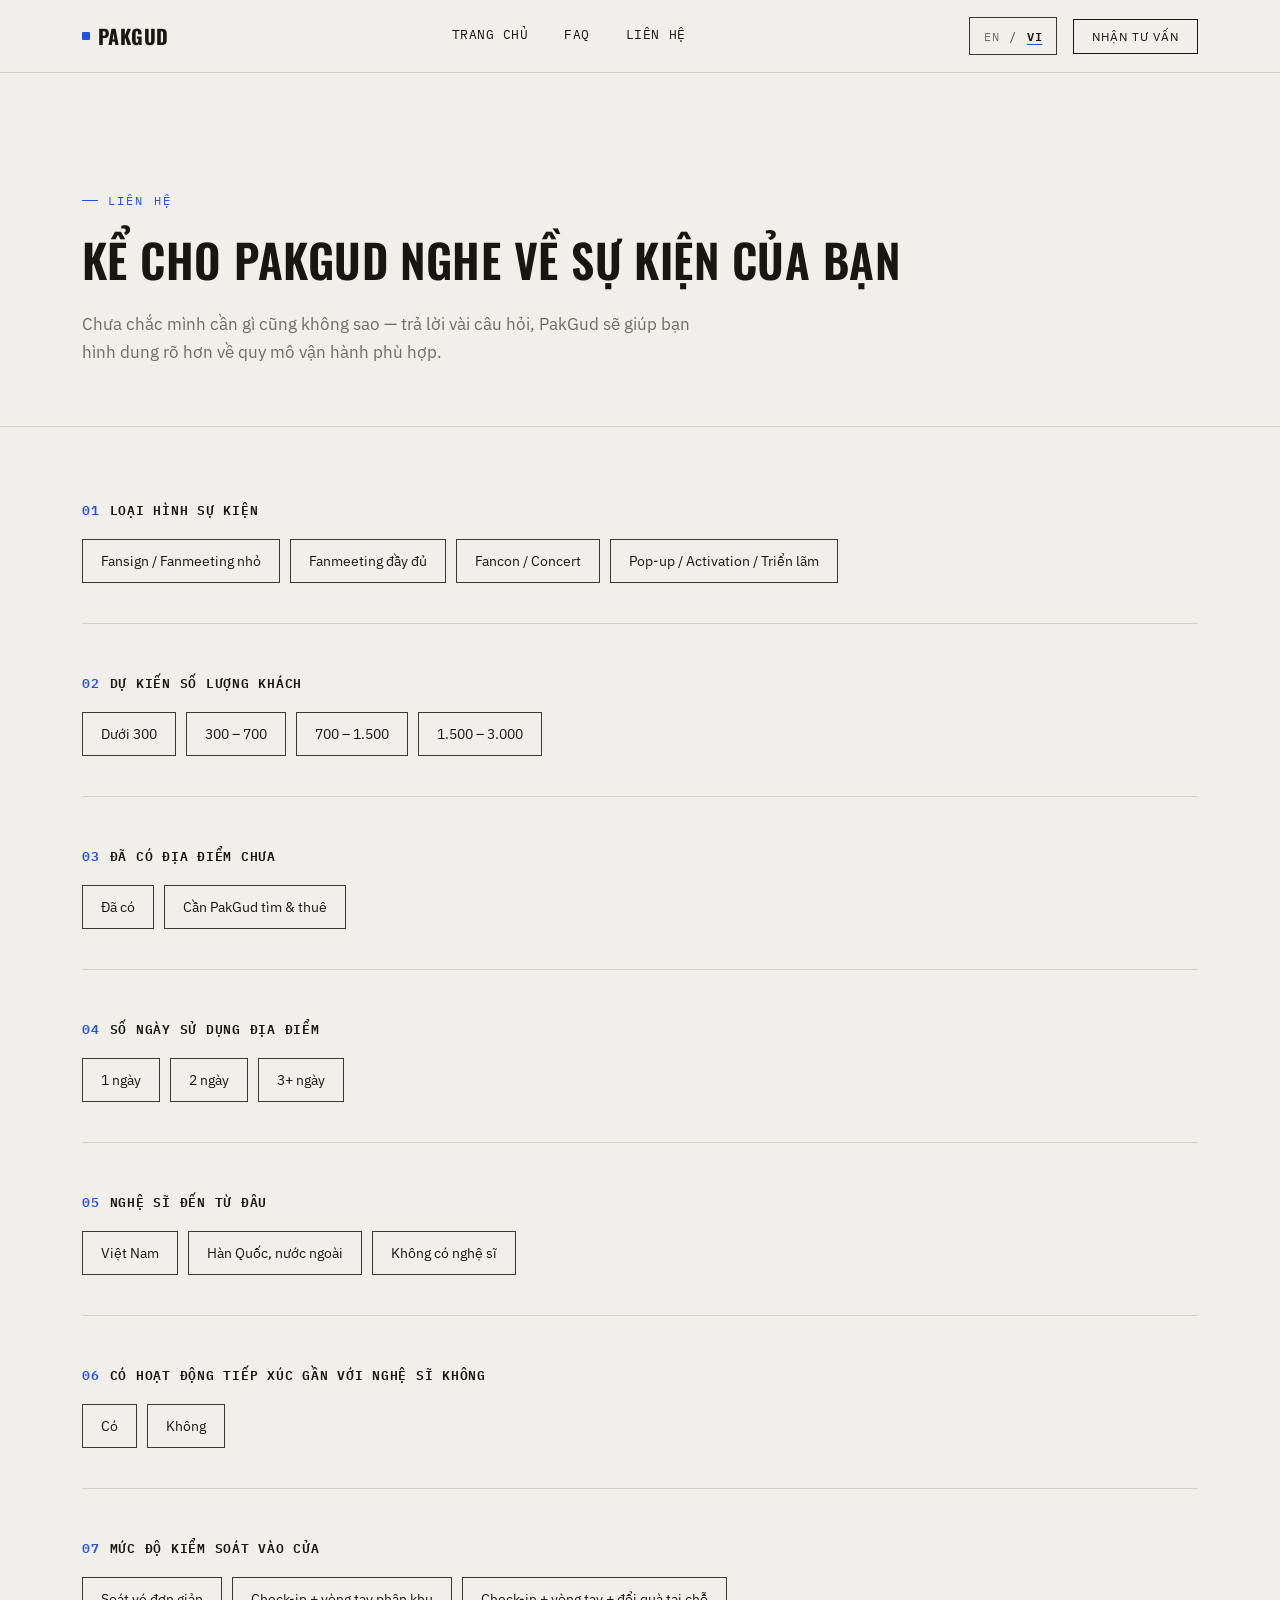
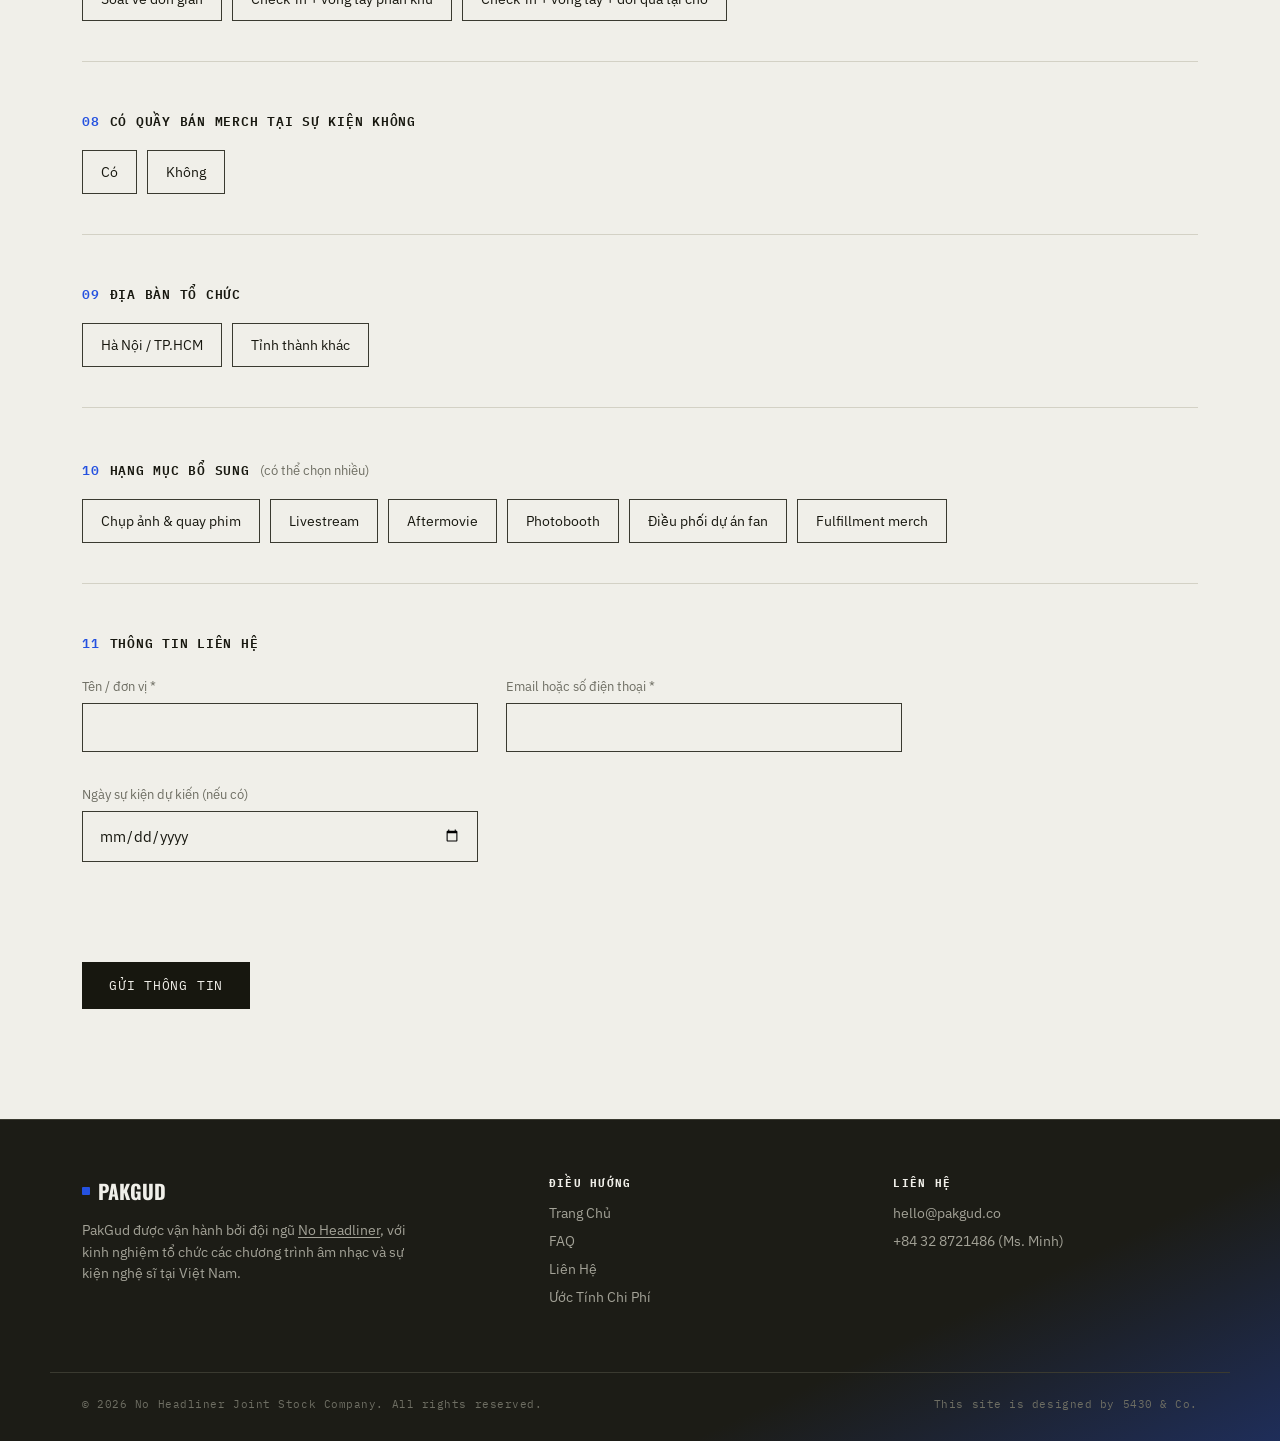
<file: preview-452dd4/lien-he.html>
<!DOCTYPE html>
<html lang="vi">
<head>
<!-- Google tag (gtag.js) -->
<script async src="https://www.googletagmanager.com/gtag/js?id=G-SDYRCN6R12"></script>
<script>
  window.dataLayer = window.dataLayer || [];
  function gtag(){dataLayer.push(arguments);}
  gtag('js', new Date());
  gtag('config', 'G-SDYRCN6R12');
</script>
<meta charset="UTF-8">
<meta name="viewport" content="width=device-width, initial-scale=1.0">
<meta name="robots" content="noindex,nofollow">
<title>PakGud — Liên Hệ</title>
<link rel="icon" type="image/svg+xml" href="data:image/svg+xml,%3Csvg xmlns='http://www.w3.org/2000/svg' viewBox='0 0 32 32'%3E%3Crect width='32' height='32' rx='4' fill='%232451E0'/%3E%3C/svg%3E">
<link rel="preconnect" href="https://fonts.googleapis.com">
<link rel="preconnect" href="https://fonts.gstatic.com" crossorigin>
<link href="https://fonts.googleapis.com/css2?family=Oswald:wght@400;500;600;700&family=IBM+Plex+Sans:wght@400;500;600&family=IBM+Plex+Mono:wght@400;500&display=swap" rel="stylesheet">
<link rel="stylesheet" href="styles.css">
<style>
  .intro{padding:120px 0 60px; border-bottom:1px solid var(--line);}
  .intro h1{margin-top:20px; font-size:clamp(28px,4vw,46px); max-width:820px;}
  .intro .lede{margin-top:20px; font-size:16.5px; line-height:1.7; color:var(--steel); max-width:640px;}

  .form-section{padding:72px 0 110px;}
  .field{margin-bottom:48px; padding-bottom:40px; border-bottom:1px solid var(--line);}
  .field:last-of-type{border-bottom:none;}
  .field-label{
    display:flex; align-items:baseline; gap:10px;
    font-family:'IBM Plex Mono', monospace; font-size:12.5px; letter-spacing:0.06em; text-transform:uppercase;
    color:var(--ink); margin-bottom:18px; font-weight:600;
  }
  .field-num{color:var(--accent);}
  .field-note{font-family:'IBM Plex Sans', sans-serif; text-transform:none; letter-spacing:0; font-size:13px; color:var(--steel); font-weight:400; margin-top:6px;}

  .choice-grid{display:flex; flex-wrap:wrap; gap:10px;}
  .choice{position:relative;}
  .choice input{position:absolute; opacity:0; width:100%; height:100%; margin:0; cursor:pointer; top:0; left:0;}
  .choice span{
    display:inline-block; padding:12px 18px; border:1px solid var(--line-dark);
    font-size:13.5px; color:var(--ink); font-family:'IBM Plex Sans', sans-serif;
    transition:background .2s ease, color .2s ease, border-color .2s ease; cursor:pointer;
  }
  .choice input:checked + span{background:var(--ink); color:var(--paper); border-color:var(--ink);}
  .choice input:focus-visible + span{outline:2px solid var(--accent); outline-offset:2px;}

  .text-field{
    width:100%; max-width:480px; padding:14px 16px; border:1px solid var(--line-dark); background:var(--paper);
    font-family:'IBM Plex Sans', sans-serif; font-size:14.5px; color:var(--ink);
  }
  .text-field:focus{outline:2px solid var(--accent); outline-offset:1px; border-color:var(--accent);}

  .contact-grid{display:grid; grid-template-columns:1fr 1fr; gap:28px; max-width:820px;}
  .contact-grid .text-field{max-width:none;}
  @media (max-width:640px){ .contact-grid{grid-template-columns:1fr;} }

  #merchSubtier{margin-top:22px; padding-top:22px; border-top:1px dashed var(--line-dark);}
  #merchSubtier[hidden]{display:none;}

  .form-submit{margin-top:12px;}

  .confirm-state{padding:140px 0; text-align:center;}
  .confirm-state[hidden]{display:none;}
  .confirm-state .check{
    width:56px; height:56px; border-radius:50%; background:var(--accent); color:var(--paper);
    display:flex; align-items:center; justify-content:center; margin:0 auto 28px; font-size:26px;
  }
  .confirm-state h2{font-size:clamp(24px,3vw,34px); max-width:640px; margin:0 auto;}
  .confirm-state p{margin-top:16px; color:var(--steel); font-size:15px; max-width:520px; margin-left:auto; margin-right:auto;}
</style>
</head>
<body>

<header>
  <nav class="wrap">
    <a href="index.html" class="logo"><span class="dot"></span>PakGud</a>
    <div class="nav-links" id="navLinks">
      <a href="index.html" data-i18n="navHome">Trang Chủ</a>
      <a href="faq.html" data-i18n="navFaq">FAQ</a>
      <a href="lien-he.html" data-i18n="navContact">Liên Hệ</a>
      <a href="lien-he.html" class="nav-links-cta" data-i18n="navCta">Nhận tư vấn</a>
    </div>
    <div style="display:flex; align-items:center; gap:16px;">
      <div class="lang-toggle" role="group" aria-label="Language">
        <button type="button" data-set-lang="en">EN</button>
        <span class="sep">/</span>
        <button type="button" data-set-lang="vi" class="active">VI</button>
      </div>
      <a href="lien-he.html" class="nav-cta" data-i18n="navCta">Nhận tư vấn</a>
      <button type="button" class="nav-toggle" id="navToggle" aria-label="Toggle menu" aria-expanded="false" aria-controls="navLinks">☰</button>
    </div>
  </nav>
</header>

<section class="intro">
  <div class="wrap">
    <div class="eyebrow" data-i18n="navContact">Liên Hệ</div>
    <h1 data-i18n="inquiryH1">Kể cho PakGud nghe về sự kiện của bạn</h1>
    <p class="lede" data-i18n="inquiryLede">Chưa chắc mình cần gì cũng không sao — trả lời vài câu hỏi, PakGud sẽ giúp bạn hình dung rõ hơn về quy mô vận hành phù hợp.</p>
  </div>
</section>

<section class="form-section">
  <div class="wrap">

    <form id="inquiryForm" novalidate>

      <div class="field">
        <div class="field-label"><span class="field-num">01</span> <span data-i18n="f1Label">Loại hình sự kiện</span></div>
        <div class="choice-grid">
          <label class="choice"><input type="radio" name="eventType" value="Fansign/Fanmeeting nhỏ"><span data-i18n="f1o1">Fansign / Fanmeeting nhỏ</span></label>
          <label class="choice"><input type="radio" name="eventType" value="Fanmeeting đầy đủ"><span data-i18n="f1o2">Fanmeeting đầy đủ</span></label>
          <label class="choice"><input type="radio" name="eventType" value="Fancon/Concert"><span data-i18n="f1o3">Fancon / Concert</span></label>
          <label class="choice"><input type="radio" name="eventType" value="Pop-up/Activation/Triển lãm"><span data-i18n="f1o4">Pop-up / Activation / Triển lãm</span></label>
        </div>
      </div>

      <div class="field">
        <div class="field-label"><span class="field-num">02</span> <span data-i18n="f2Label">Dự kiến số lượng khách</span></div>
        <div class="choice-grid">
          <label class="choice"><input type="radio" name="guestCount" value="Dưới 300"><span data-i18n="f2o1">Dưới 300</span></label>
          <label class="choice"><input type="radio" name="guestCount" value="300–700"><span>300 – 700</span></label>
          <label class="choice"><input type="radio" name="guestCount" value="700–1.500"><span data-i18n="f2o3">700 – 1.500</span></label>
          <label class="choice"><input type="radio" name="guestCount" value="1.500–3.000"><span data-i18n="f2o4">1.500 – 3.000</span></label>
        </div>
      </div>

      <div class="field">
        <div class="field-label"><span class="field-num">03</span> <span data-i18n="f3Label">Đã có địa điểm chưa</span></div>
        <div class="choice-grid">
          <label class="choice"><input type="radio" name="venueStatus" value="Đã có"><span data-i18n="f3o1">Đã có</span></label>
          <label class="choice"><input type="radio" name="venueStatus" value="Cần PakGud tìm & thuê"><span data-i18n="f3o2">Cần PakGud tìm &amp; thuê</span></label>
        </div>
      </div>

      <div class="field">
        <div class="field-label"><span class="field-num">04</span> <span data-i18n="f4Label">Số ngày sử dụng địa điểm</span></div>
        <div class="choice-grid">
          <label class="choice"><input type="radio" name="venueDays" value="1"><span data-i18n="f4o1">1 ngày</span></label>
          <label class="choice"><input type="radio" name="venueDays" value="2"><span data-i18n="f4o2">2 ngày</span></label>
          <label class="choice"><input type="radio" name="venueDays" value="3+"><span data-i18n="f4o3">3+ ngày</span></label>
        </div>
      </div>

      <div class="field">
        <div class="field-label"><span class="field-num">05</span> <span data-i18n="f5Label">Nghệ sĩ đến từ đâu</span></div>
        <div class="choice-grid">
          <label class="choice"><input type="radio" name="artistOrigin" value="Việt Nam"><span data-i18n="f5o1">Việt Nam</span></label>
          <label class="choice"><input type="radio" name="artistOrigin" value="Hàn Quốc, nước ngoài"><span data-i18n="f5o2">Hàn Quốc, nước ngoài</span></label>
          <label class="choice"><input type="radio" name="artistOrigin" value="Không có nghệ sĩ"><span data-i18n="f5o3">Không có nghệ sĩ</span></label>
        </div>
      </div>

      <div class="field">
        <div class="field-label"><span class="field-num">06</span> <span data-i18n="f6Label">Có hoạt động tiếp xúc gần với nghệ sĩ không</span></div>
        <div class="choice-grid">
          <label class="choice"><input type="radio" name="closeContact" value="Có"><span data-i18n="optYes">Có</span></label>
          <label class="choice"><input type="radio" name="closeContact" value="Không"><span data-i18n="optNo">Không</span></label>
        </div>
      </div>

      <div class="field">
        <div class="field-label"><span class="field-num">07</span> <span data-i18n="f7Label">Mức độ kiểm soát vào cửa</span></div>
        <div class="choice-grid">
          <label class="choice"><input type="radio" name="entryControl" value="Soát vé đơn giản"><span data-i18n="f7o1">Soát vé đơn giản</span></label>
          <label class="choice"><input type="radio" name="entryControl" value="Check-in + vòng tay phân khu"><span data-i18n="f7o2">Check-in + vòng tay phân khu</span></label>
          <label class="choice"><input type="radio" name="entryControl" value="Check-in + vòng tay + đổi quà tại chỗ"><span data-i18n="f7o3">Check-in + vòng tay + đổi quà tại chỗ</span></label>
        </div>
      </div>

      <div class="field">
        <div class="field-label"><span class="field-num">08</span> <span data-i18n="f8Label">Có quầy bán merch tại sự kiện không</span></div>
        <div class="choice-grid">
          <label class="choice"><input type="radio" name="merchBooth" value="Có"><span data-i18n="optYes">Có</span></label>
          <label class="choice"><input type="radio" name="merchBooth" value="Không"><span data-i18n="optNo">Không</span></label>
        </div>
      </div>

      <div class="field">
        <div class="field-label"><span class="field-num">09</span> <span data-i18n="f9Label">Địa bàn tổ chức</span></div>
        <div class="choice-grid">
          <label class="choice"><input type="radio" name="region" value="Hà Nội/TP.HCM"><span data-i18n="f9o1">Hà Nội / TP.HCM</span></label>
          <label class="choice"><input type="radio" name="region" value="Tỉnh thành khác"><span data-i18n="f9o2">Tỉnh thành khác</span></label>
        </div>
      </div>

      <div class="field">
        <div class="field-label"><span class="field-num">10</span> <span data-i18n="f10Label">Hạng mục bổ sung</span> <span class="field-note" data-i18n="f10Note">(có thể chọn nhiều)</span></div>
        <div class="choice-grid">
          <label class="choice"><input type="checkbox" name="addons" value="Chụp ảnh & quay phim"><span data-i18n="f10o1">Chụp ảnh &amp; quay phim</span></label>
          <label class="choice"><input type="checkbox" name="addons" value="Livestream"><span>Livestream</span></label>
          <label class="choice"><input type="checkbox" name="addons" value="Aftermovie"><span>Aftermovie</span></label>
          <label class="choice"><input type="checkbox" name="addons" value="Photobooth"><span>Photobooth</span></label>
          <label class="choice"><input type="checkbox" name="addons" value="Điều phối dự án fan"><span data-i18n="f10o5">Điều phối dự án fan</span></label>
          <label class="choice"><input type="checkbox" name="addons" value="Fulfillment merch" id="merchAddon"><span data-i18n="f10o6">Fulfillment merch</span></label>
        </div>
        <div id="merchSubtier" hidden>
          <div class="field-label" style="font-size:11.5px;" data-i18n="f10SubLabel">Số lượng merch cần fulfillment</div>
          <div class="choice-grid">
            <label class="choice"><input type="radio" name="merchQty" value="Dưới 500 sản phẩm"><span data-i18n="f10Sub1">Dưới 500 sản phẩm</span></label>
            <label class="choice"><input type="radio" name="merchQty" value="500–2.000 sản phẩm"><span data-i18n="f10Sub2">500 – 2.000 sản phẩm</span></label>
            <label class="choice"><input type="radio" name="merchQty" value="Trên 2.000 sản phẩm"><span data-i18n="f10Sub3">Trên 2.000 sản phẩm</span></label>
          </div>
        </div>
      </div>

      <div class="field">
        <div class="field-label"><span class="field-num">11</span> <span data-i18n="f11Label">Thông tin liên hệ</span></div>
        <div class="contact-grid">
          <div>
            <label class="field-note mono" style="display:block; margin-bottom:8px;" data-i18n="f11Name">Tên / đơn vị *</label>
            <input class="text-field" type="text" name="contactName" required>
          </div>
          <div>
            <label class="field-note mono" style="display:block; margin-bottom:8px;" data-i18n="f11Contact">Email hoặc số điện thoại *</label>
            <input class="text-field" type="text" name="contactInfo" required>
          </div>
          <div>
            <label class="field-note mono" style="display:block; margin-bottom:8px;" data-i18n="f11Date">Ngày sự kiện dự kiến (nếu có)</label>
            <input class="text-field" type="date" name="eventDate">
          </div>
        </div>
      </div>

      <button type="submit" class="btn-primary form-submit" data-i18n="submitBtn">Gửi Thông Tin</button>
    </form>

    <div class="confirm-state" id="confirmState" hidden>
      <div class="check">✓</div>
      <h2 data-i18n="confirmH2">Đã nhận, cảm ơn — PakGud sẽ liên hệ trong 24 giờ làm việc.</h2>
      <p data-i18n="confirmP">Nếu cần trao đổi ngay, bạn có thể liên hệ trực tiếp qua hello@pakgud.co hoặc +84 32 8721486 (Ms. Minh).</p>
    </div>

  </div>
</section>

<footer>
  <div class="wrap foot-grid">
    <div>
      <div class="foot-logo"><span class="dot"></span>PakGud</div>
      <p data-i18n="footTagline">PakGud được vận hành bởi đội ngũ <a href="https://www.noheadliner.co/" target="_blank" rel="noopener noreferrer">No Headliner</a>, với kinh nghiệm tổ chức các chương trình âm nhạc và sự kiện nghệ sĩ tại Việt Nam.</p>
    </div>
    <div class="foot-col">
      <h4 data-i18n="footNavHeading">Điều Hướng</h4>
      <a href="index.html" data-i18n="navHome">Trang Chủ</a>
      <a href="faq.html" data-i18n="navFaq">FAQ</a>
      <a href="lien-he.html" data-i18n="navContact">Liên Hệ</a>
      <a href="calculator.html" class="foot-calc" data-i18n="footCalc">Ước Tính Chi Phí</a>
    </div>
    <div class="foot-col">
      <h4 data-i18n="navContact">Liên Hệ</h4>
      <a href="mailto:hello@pakgud.co">hello@pakgud.co</a>
      <a href="tel:+84328721486">+84 32 8721486 (Ms. Minh)</a>
    </div>
  </div>
  <div class="wrap foot-bottom">
    <span>© 2026 No Headliner Joint Stock Company. All rights reserved.</span>
    <span>This site is designed by 5430 & Co.</span>
  </div>
</footer>

<script>
  window.PAGE_DICT = {
    inquiryH1: { vi: "Kể cho PakGud nghe về sự kiện của bạn", en: "Tell PakGud About Your Event" },
    inquiryLede: { vi: "Chưa chắc mình cần gì cũng không sao — trả lời vài câu hỏi, PakGud sẽ giúp bạn hình dung rõ hơn về quy mô vận hành phù hợp.", en: "Not sure what you need? That’s fine — answer a few questions and PakGud will help you get a clearer picture of the right operational scale." },
    f1Label: { vi: "Loại hình sự kiện", en: "Event Type" },
    f1o1: { vi: "Fansign / Fanmeeting nhỏ", en: "Small Fansign / Fanmeeting" },
    f1o2: { vi: "Fanmeeting đầy đủ", en: "Full Fanmeeting" },
    f1o3: { vi: "Fancon / Concert", en: "Fancon / Concert" },
    f1o4: { vi: "Pop-up / Activation / Triển lãm", en: "Pop-up / Activation / Exhibition" },
    f2Label: { vi: "Dự kiến số lượng khách", en: "Expected Audience Size" },
    f2o1: { vi: "Dưới 300", en: "Under 300" },
    f2o3: { vi: "700 – 1.500", en: "700 – 1,500" },
    f2o4: { vi: "1.500 – 3.000", en: "1,500 – 3,000" },
    f3Label: { vi: "Đã có địa điểm chưa", en: "Do You Have a Venue?" },
    f3o1: { vi: "Đã có", en: "Yes" },
    f3o2: { vi: "Cần PakGud tìm &amp; thuê", en: "Need PakGud to Find &amp; Rent One" },
    f4Label: { vi: "Số ngày sử dụng địa điểm", en: "Number of Venue Days" },
    f4o1: { vi: "1 ngày", en: "1 day" },
    f4o2: { vi: "2 ngày", en: "2 days" },
    f4o3: { vi: "3+ ngày", en: "3+ days" },
    f5Label: { vi: "Nghệ sĩ đến từ đâu", en: "Where Is the Artist From?" },
    f5o1: { vi: "Việt Nam", en: "Vietnam" },
    f5o2: { vi: "Hàn Quốc, nước ngoài", en: "Korea, International" },
    f5o3: { vi: "Không có nghệ sĩ", en: "No Artist" },
    f6Label: { vi: "Có hoạt động tiếp xúc gần với nghệ sĩ không", en: "Will There Be Close Artist Interaction?" },
    optYes: { vi: "Có", en: "Yes" },
    optNo: { vi: "Không", en: "No" },
    f7Label: { vi: "Mức độ kiểm soát vào cửa", en: "Entry Control Level" },
    f7o1: { vi: "Soát vé đơn giản", en: "Basic Ticket Check" },
    f7o2: { vi: "Check-in + vòng tay phân khu", en: "Check-in + Zoned Wristbands" },
    f7o3: { vi: "Check-in + vòng tay + đổi quà tại chỗ", en: "Check-in + Wristbands + On-site Benefit Redemption" },
    f8Label: { vi: "Có quầy bán merch tại sự kiện không", en: "Will There Be a Merch Booth at the Event?" },
    f9Label: { vi: "Địa bàn tổ chức", en: "Event Location" },
    f9o1: { vi: "Hà Nội / TP.HCM", en: "Hanoi / Ho Chi Minh City" },
    f9o2: { vi: "Tỉnh thành khác", en: "Other Provinces / Cities" },
    f10Label: { vi: "Hạng mục bổ sung", en: "Additional Services" },
    f10Note: { vi: "(có thể chọn nhiều)", en: "(Select All That Apply)" },
    f10o1: { vi: "Chụp ảnh &amp; quay phim", en: "Photography &amp; Videography" },
    f10o5: { vi: "Điều phối dự án fan", en: "Fan Project Coordination" },
    f10o6: { vi: "Fulfillment merch", en: "Merch Fulfillment" },
    f10SubLabel: { vi: "Số lượng merch cần fulfillment", en: "Merch Fulfillment Quantity" },
    f10Sub1: { vi: "Dưới 500 sản phẩm", en: "Under 500 items" },
    f10Sub2: { vi: "500 – 2.000 sản phẩm", en: "500 – 2,000 items" },
    f10Sub3: { vi: "Trên 2.000 sản phẩm", en: "Over 2,000 items" },
    f11Label: { vi: "Thông tin liên hệ", en: "Contact Information" },
    f11Name: { vi: "Tên / đơn vị *", en: "Name / Organization *" },
    f11Contact: { vi: "Email hoặc số điện thoại *", en: "Email or Phone Number *" },
    f11Date: { vi: "Ngày sự kiện dự kiến (nếu có)", en: "Expected Event Date (if available)" },
    submitBtn: { vi: "Gửi Thông Tin", en: "Submit" },
    confirmH2: { vi: "Đã nhận, cảm ơn — PakGud sẽ liên hệ trong 24 giờ làm việc.", en: "Received, thank you — PakGud will be in touch within 24 business hours." },
    confirmP: { vi: "Nếu cần trao đổi ngay, bạn có thể liên hệ trực tiếp qua hello@pakgud.co hoặc +84 32 8721486 (Ms. Minh).", en: "If you need to speak with us right away, you can contact us directly at hello@pakgud.co or +84 32 8721486 (Ms. Minh)." }
  };
</script>
<script src="main.js"></script>
<script>
(function(){
  var merchAddon = document.getElementById('merchAddon');
  var merchSubtier = document.getElementById('merchSubtier');
  merchAddon.addEventListener('change', function(){
    merchSubtier.hidden = !merchAddon.checked;
  });

  var form = document.getElementById('inquiryForm');
  var confirmState = document.getElementById('confirmState');
  form.addEventListener('submit', function(e){
    e.preventDefault();
    if(!form.checkValidity()){
      form.reportValidity();
      return;
    }
    // NOTE: no backend is wired up yet — this only swaps in a confirmation
    // state client-side. Connect a form endpoint (e.g. Formspree, a Sheets
    // webhook, or your own API) here to actually receive submissions.
    if(typeof gtag === 'function'){
      gtag('event', 'inquiry_submitted');
    }
    form.hidden = true;
    confirmState.hidden = false;
    confirmState.scrollIntoView({behavior:'smooth', block:'start'});
  });
})();
</script>
</body>
</html>
</file>
<file: styles.css>
/* =========================================================
   PakGud — Redesign shared stylesheet
   Tokens (colors/fonts) reused verbatim from the live site's
   index.html / services.html / faq.html inline <style> blocks.
   ========================================================= */

:root{
  --paper:#F0EFE9;
  --paper-dim:#E7E5DC;
  --ink:#17170F;
  --steel:#6E6E63;
  --steel-light:#a3a297;
  --accent:#2451E0;
  --case:#1C1C16;
  --line:#D3D1C5;
  --line-dark:#3A3A30;
}

*{box-sizing:border-box; margin:0; padding:0;}
html{scroll-behavior:smooth;}
body{
  background:var(--paper);
  color:var(--ink);
  font-family:'IBM Plex Sans', sans-serif;
  -webkit-font-smoothing:antialiased;
  overflow-x:hidden;
}
@media (prefers-reduced-motion: reduce){
  *{animation-duration:0.01ms !important; animation-iteration-count:1 !important; transition-duration:0.01ms !important;}
}
a{color:inherit; text-decoration:none;}
img{max-width:100%; display:block;}

/* ---------- SCROLL REVEAL (fly up + fade in) ---------- */
.reveal{
  opacity:0; transform:translateY(22px);
  transition:opacity .7s cubic-bezier(.22,.61,.36,1), transform .7s cubic-bezier(.22,.61,.36,1);
}
.reveal.in-view{opacity:1; transform:translateY(0);}
.wrap{max-width:1180px; margin:0 auto; padding:0 32px;}
h1,h2,h3{font-family:'Oswald', sans-serif; text-transform:uppercase; letter-spacing:0.01em; font-weight:600; line-height:1.35;}
.mono{font-family:'IBM Plex Mono', monospace;}
.eyebrow{
  font-family:'IBM Plex Mono', monospace;
  font-size:12px;
  letter-spacing:0.18em;
  text-transform:uppercase;
  color:var(--accent);
  display:flex; align-items:center; gap:10px;
}
.eyebrow::before{content:""; width:16px; height:1px; background:var(--accent); display:inline-block;}
button, .btn{cursor:pointer; font-family:'IBM Plex Mono', monospace;}
section{padding:100px 0;}
::selection{background:var(--accent); color:var(--paper);}
a:focus-visible, button:focus-visible, input:focus-visible, select:focus-visible{outline:2px solid var(--accent); outline-offset:2px;}

/* ---------- BUTTONS ---------- */
.btn-primary{
  display:inline-block;
  background:var(--ink); color:var(--paper); border:1px solid var(--ink);
  padding:14px 26px; font-size:13px; letter-spacing:0.06em; text-transform:uppercase;
  font-family:'IBM Plex Mono', monospace;
  transition:background .2s ease, transform .15s ease;
}
.btn-primary:hover{background:var(--accent); border-color:var(--accent); transform:translateY(-1px);}
.btn-outline{
  display:inline-block;
  background:transparent; color:var(--ink); border:1px solid var(--ink);
  padding:14px 26px; font-size:13px; letter-spacing:0.06em; text-transform:uppercase;
  font-family:'IBM Plex Mono', monospace;
  transition:background .2s ease, color .2s ease, transform .15s ease;
}
.btn-outline:hover{background:var(--ink); color:var(--paper); transform:translateY(-1px);}
.btn-text{font-size:13px; letter-spacing:0.04em; text-transform:uppercase; border-bottom:1px solid var(--line-dark); padding-bottom:3px;}

/* ---------- NAV ---------- */
header{
  position:sticky; top:0; z-index:50;
  background:rgba(240,239,233,0.92);
  backdrop-filter:blur(6px);
  border-bottom:1px solid var(--line);
}
nav{display:flex; align-items:center; justify-content:space-between; height:72px;}
.logo{
  font-family:'Oswald', sans-serif; font-weight:700; font-size:20px;
  letter-spacing:0.02em; text-transform:uppercase;
  display:flex; align-items:center; gap:8px;
}
.logo .dot{width:8px; height:8px; background:var(--accent); display:inline-block; border-radius:1px;}
.nav-links{display:flex; align-items:center; gap:36px; font-size:13px; letter-spacing:0.04em; text-transform:uppercase; font-family:'IBM Plex Mono', monospace;}
.nav-links a{position:relative; padding-bottom:4px;}
.nav-links a::after{content:""; position:absolute; left:0; bottom:0; width:0; height:1px; background:var(--ink); transition:width .25s ease;}
.nav-links a:hover::after{width:100%;}
.nav-cta{
  border:1px solid var(--ink); padding:9px 18px; font-size:12px;
  letter-spacing:0.08em; text-transform:uppercase; background:transparent;
  transition:background .2s ease, color .2s ease;
}
.nav-cta:hover{background:var(--ink); color:var(--paper);}
.nav-links-cta{display:none;}
.nav-toggle{
  display:none; background:none; border:none; cursor:pointer;
  font-family:'IBM Plex Mono', monospace; font-size:22px; color:var(--ink);
  line-height:1; padding:4px 2px;
}

.lang-toggle{
  display:flex; align-items:center; gap:6px;
  font-family:'IBM Plex Mono', monospace; font-size:12px; letter-spacing:0.06em;
  border:1px solid var(--line-dark); padding:6px 10px; background:transparent;
}
.lang-toggle button{
  background:none; border:none; padding:2px 4px; font-family:'IBM Plex Mono', monospace;
  font-size:12px; letter-spacing:0.06em; color:var(--steel); cursor:pointer;
}
.lang-toggle button.active{color:var(--ink); font-weight:600; text-decoration:underline; text-underline-offset:3px; text-decoration-color:var(--accent);}
.lang-toggle .sep{color:var(--line-dark);}
@media (max-width:900px){
  .nav-toggle{display:block;}
  .nav-cta{display:none;}
  .nav-links{
    display:none; flex-direction:column; align-items:flex-start; gap:0;
    position:absolute; top:73px; left:0; right:0;
    background:var(--paper); border-bottom:1px solid var(--line);
    padding:4px 20px 16px; box-shadow:0 14px 24px rgba(0,0,0,0.08);
  }
  .nav-links.open{display:flex;}
  .nav-links a{padding:14px 0; border-bottom:1px solid var(--line); font-size:13.5px; width:100%;}
  .nav-links .nav-links-cta{display:block; color:var(--accent); font-weight:600;}
  .nav-links a:last-child{border-bottom:none;}
  .nav-links a::after{display:none;}
}

/* ---------- SECTION HEADERS ---------- */
.sec-head{display:flex; justify-content:space-between; align-items:flex-end; gap:40px; margin-bottom:56px; flex-wrap:wrap;}
.sec-head h2{font-size:clamp(28px,3.4vw,42px);}
.sec-head p{color:var(--steel); max-width:380px; font-size:15px; line-height:1.5;}

/* ---------- FOOTER ---------- */
footer{
  border-top:1px solid var(--line-dark); color:var(--steel-light); padding:56px 0 30px;
  background:linear-gradient(155deg, var(--case) 0%, var(--case) 70%, var(--accent) 160%);
}
.foot-grid{display:grid; grid-template-columns:1.4fr 1fr 1fr; gap:40px;}
.foot-logo{font-family:'Oswald', sans-serif; color:var(--paper); font-size:20px; text-transform:uppercase; font-weight:700; display:flex; align-items:center; gap:8px;}
.foot-logo .dot{width:8px; height:8px; background:var(--accent); display:inline-block; border-radius:1px;}
.foot-grid p{font-size:13.5px; line-height:1.6; margin-top:14px; max-width:340px;}
.foot-grid p a{text-decoration:underline; text-underline-offset:2px;}
.foot-col h4{font-family:'IBM Plex Mono', monospace; font-size:11px; letter-spacing:0.12em; text-transform:uppercase; color:var(--paper); margin-bottom:14px;}
.foot-col a{display:block; font-size:13.5px; margin-bottom:10px; color:var(--steel-light); transition:color .2s ease;}
.foot-col a:hover{color:var(--accent);}
.foot-bottom{
  margin-top:56px; padding-top:24px; border-top:1px solid var(--line-dark);
  display:flex; justify-content:space-between; font-size:11px; font-family:'IBM Plex Mono', monospace;
  color:var(--steel); letter-spacing:0.05em; flex-wrap:wrap; gap:10px;
}
@media (max-width:760px){ .foot-grid{grid-template-columns:1fr;} }

/* ---------- MOBILE TUNING ---------- */
@media (max-width:760px){
  .wrap{padding:0 20px;}
  section{padding:64px 0;}
  .sec-head{margin-bottom:36px;}
  .sec-head p{max-width:none;}
}
@media (max-width:420px){
  .wrap{padding:0 16px;}
  nav{height:64px;}
}
</file>
<file: preview-452dd4/styles.css>
/* =========================================================
   PakGud — Redesign shared stylesheet
   Tokens (colors/fonts) reused verbatim from the live site's
   index.html / services.html / faq.html inline <style> blocks.
   ========================================================= */

:root{
  --paper:#F0EFE9;
  --paper-dim:#E7E5DC;
  --ink:#17170F;
  --steel:#6E6E63;
  --steel-light:#a3a297;
  --accent:#2451E0;
  --case:#1C1C16;
  --line:#D3D1C5;
  --line-dark:#3A3A30;
}

*{box-sizing:border-box; margin:0; padding:0;}
html{scroll-behavior:smooth;}
body{
  background:var(--paper);
  color:var(--ink);
  font-family:'IBM Plex Sans', sans-serif;
  -webkit-font-smoothing:antialiased;
  overflow-x:hidden;
}
@media (prefers-reduced-motion: reduce){
  *{animation-duration:0.01ms !important; animation-iteration-count:1 !important; transition-duration:0.01ms !important;}
}
a{color:inherit; text-decoration:none;}
img{max-width:100%; display:block;}

/* ---------- SCROLL REVEAL (fly up + fade in) ---------- */
.reveal{
  opacity:0; transform:translateY(22px);
  transition:opacity .7s cubic-bezier(.22,.61,.36,1), transform .7s cubic-bezier(.22,.61,.36,1);
}
.reveal.in-view{opacity:1; transform:translateY(0);}
.wrap{max-width:1180px; margin:0 auto; padding:0 32px;}
h1,h2,h3{font-family:'Oswald', sans-serif; text-transform:uppercase; letter-spacing:0.01em; font-weight:600; line-height:1.35;}
.mono{font-family:'IBM Plex Mono', monospace;}
.eyebrow{
  font-family:'IBM Plex Mono', monospace;
  font-size:12px;
  letter-spacing:0.18em;
  text-transform:uppercase;
  color:var(--accent);
  display:flex; align-items:center; gap:10px;
}
.eyebrow::before{content:""; width:16px; height:1px; background:var(--accent); display:inline-block;}
button, .btn{cursor:pointer; font-family:'IBM Plex Mono', monospace;}
section{padding:100px 0;}
::selection{background:var(--accent); color:var(--paper);}
a:focus-visible, button:focus-visible, input:focus-visible, select:focus-visible{outline:2px solid var(--accent); outline-offset:2px;}

/* ---------- BUTTONS ---------- */
.btn-primary{
  display:inline-block;
  background:var(--ink); color:var(--paper); border:1px solid var(--ink);
  padding:14px 26px; font-size:13px; letter-spacing:0.06em; text-transform:uppercase;
  font-family:'IBM Plex Mono', monospace;
  transition:background .2s ease, transform .15s ease;
}
.btn-primary:hover{background:var(--accent); border-color:var(--accent); transform:translateY(-1px);}
.btn-outline{
  display:inline-block;
  background:transparent; color:var(--ink); border:1px solid var(--ink);
  padding:14px 26px; font-size:13px; letter-spacing:0.06em; text-transform:uppercase;
  font-family:'IBM Plex Mono', monospace;
  transition:background .2s ease, color .2s ease, transform .15s ease;
}
.btn-outline:hover{background:var(--ink); color:var(--paper); transform:translateY(-1px);}
.btn-text{font-size:13px; letter-spacing:0.04em; text-transform:uppercase; border-bottom:1px solid var(--line-dark); padding-bottom:3px;}

/* ---------- NAV ---------- */
header{
  position:sticky; top:0; z-index:50;
  background:rgba(240,239,233,0.92);
  backdrop-filter:blur(6px);
  border-bottom:1px solid var(--line);
}
nav{display:flex; align-items:center; justify-content:space-between; height:72px;}
.logo{
  font-family:'Oswald', sans-serif; font-weight:700; font-size:20px;
  letter-spacing:0.02em; text-transform:uppercase;
  display:flex; align-items:center; gap:8px;
}
.logo .dot{width:8px; height:8px; background:var(--accent); display:inline-block; border-radius:1px;}
.nav-links{display:flex; align-items:center; gap:36px; font-size:13px; letter-spacing:0.04em; text-transform:uppercase; font-family:'IBM Plex Mono', monospace;}
.nav-links a{position:relative; padding-bottom:4px;}
.nav-links a::after{content:""; position:absolute; left:0; bottom:0; width:0; height:1px; background:var(--ink); transition:width .25s ease;}
.nav-links a:hover::after{width:100%;}
.nav-cta{
  border:1px solid var(--ink); padding:9px 18px; font-size:12px;
  letter-spacing:0.08em; text-transform:uppercase; background:transparent;
  transition:background .2s ease, color .2s ease;
}
.nav-cta:hover{background:var(--ink); color:var(--paper);}
.nav-links-cta{display:none;}
.nav-toggle{
  display:none; background:none; border:none; cursor:pointer;
  font-family:'IBM Plex Mono', monospace; font-size:22px; color:var(--ink);
  line-height:1; padding:4px 2px;
}

.lang-toggle{
  display:flex; align-items:center; gap:6px;
  font-family:'IBM Plex Mono', monospace; font-size:12px; letter-spacing:0.06em;
  border:1px solid var(--line-dark); padding:6px 10px; background:transparent;
}
.lang-toggle button{
  background:none; border:none; padding:2px 4px; font-family:'IBM Plex Mono', monospace;
  font-size:12px; letter-spacing:0.06em; color:var(--steel); cursor:pointer;
}
.lang-toggle button.active{color:var(--ink); font-weight:600; text-decoration:underline; text-underline-offset:3px; text-decoration-color:var(--accent);}
.lang-toggle .sep{color:var(--line-dark);}
@media (max-width:900px){
  .nav-toggle{display:block;}
  .nav-cta{display:none;}
  .nav-links{
    display:none; flex-direction:column; align-items:flex-start; gap:0;
    position:absolute; top:73px; left:0; right:0;
    background:var(--paper); border-bottom:1px solid var(--line);
    padding:4px 20px 16px; box-shadow:0 14px 24px rgba(0,0,0,0.08);
  }
  .nav-links.open{display:flex;}
  .nav-links a{padding:14px 0; border-bottom:1px solid var(--line); font-size:13.5px; width:100%;}
  .nav-links .nav-links-cta{display:block; color:var(--accent); font-weight:600;}
  .nav-links a:last-child{border-bottom:none;}
  .nav-links a::after{display:none;}
}

/* ---------- SECTION HEADERS ---------- */
.sec-head{display:flex; justify-content:space-between; align-items:flex-end; gap:40px; margin-bottom:56px; flex-wrap:wrap;}
.sec-head h2{font-size:clamp(28px,3.4vw,42px);}
.sec-head p{color:var(--steel); max-width:380px; font-size:15px; line-height:1.5;}

/* ---------- FOOTER ---------- */
footer{
  border-top:1px solid var(--line-dark); color:var(--steel-light); padding:56px 0 30px;
  background:linear-gradient(155deg, var(--case) 0%, var(--case) 70%, var(--accent) 160%);
}
.foot-grid{display:grid; grid-template-columns:1.4fr 1fr 1fr; gap:40px;}
.foot-logo{font-family:'Oswald', sans-serif; color:var(--paper); font-size:20px; text-transform:uppercase; font-weight:700; display:flex; align-items:center; gap:8px;}
.foot-logo .dot{width:8px; height:8px; background:var(--accent); display:inline-block; border-radius:1px;}
.foot-grid p{font-size:13.5px; line-height:1.6; margin-top:14px; max-width:340px;}
.foot-grid p a{text-decoration:underline; text-underline-offset:2px;}
.foot-col h4{font-family:'IBM Plex Mono', monospace; font-size:11px; letter-spacing:0.12em; text-transform:uppercase; color:var(--paper); margin-bottom:14px;}
.foot-col a{display:block; font-size:13.5px; margin-bottom:10px; color:var(--steel-light); transition:color .2s ease;}
.foot-col a:hover{color:var(--accent);}
.foot-bottom{
  margin-top:56px; padding-top:24px; border-top:1px solid var(--line-dark);
  display:flex; justify-content:space-between; font-size:11px; font-family:'IBM Plex Mono', monospace;
  color:var(--steel); letter-spacing:0.05em; flex-wrap:wrap; gap:10px;
}
@media (max-width:760px){ .foot-grid{grid-template-columns:1fr;} }

/* ---------- MOBILE TUNING ---------- */
@media (max-width:760px){
  .wrap{padding:0 20px;}
  section{padding:64px 0;}
  .sec-head{margin-bottom:36px;}
  .sec-head p{max-width:none;}
}
@media (max-width:420px){
  .wrap{padding:0 16px;}
  nav{height:64px;}
}
</file>
